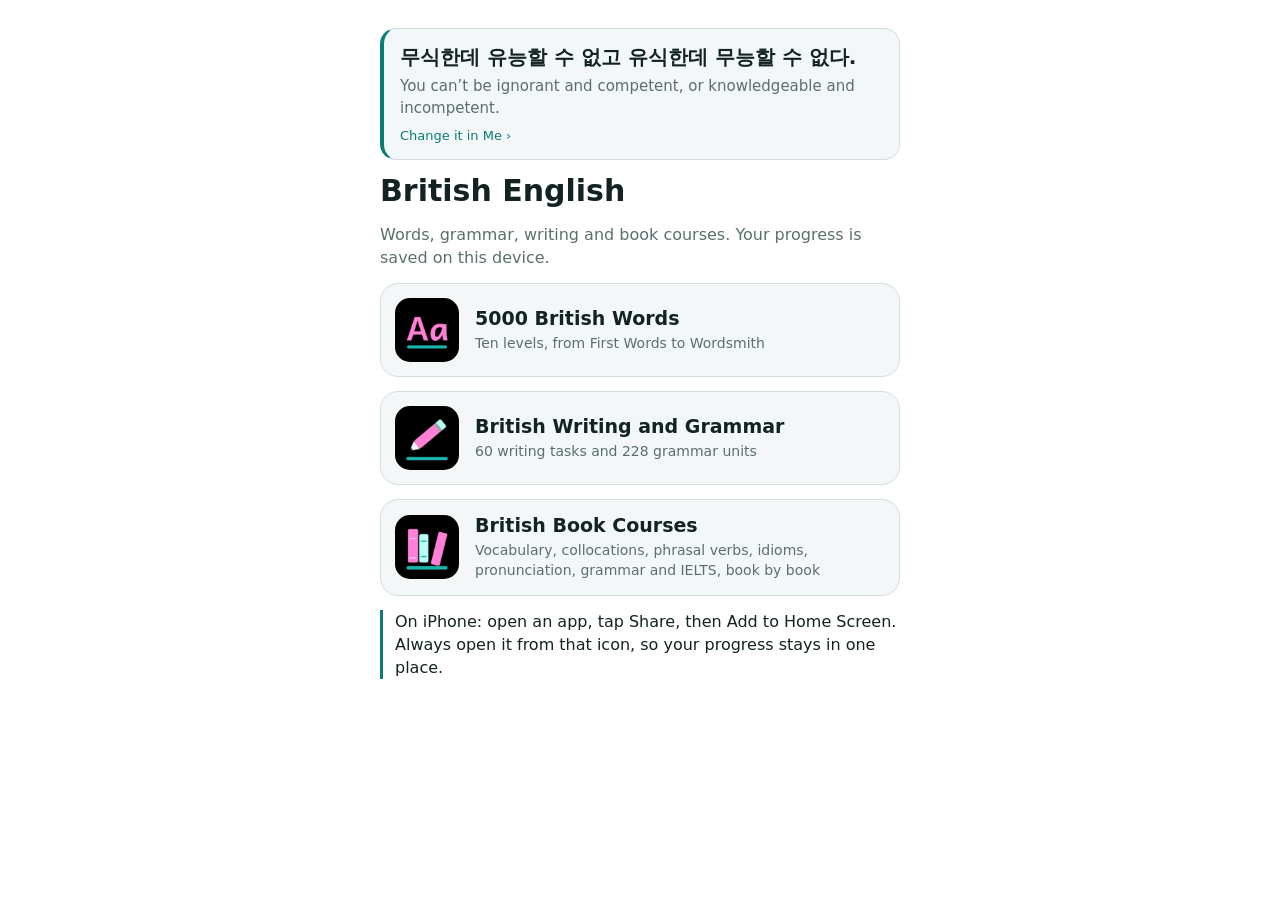
<file: index.html>
<!doctype html>
<html lang="en-GB">
<head>
<meta charset="utf-8">
<meta name="viewport" content="width=device-width, initial-scale=1, viewport-fit=cover">
<meta name="theme-color" content="#ffffff">
<script>(function () { let t = null; try { t = localStorage.getItem('bw-bg'); } catch (e) {} if (t === 'dark') { document.documentElement.classList.add('dark'); document.querySelector('meta[name="theme-color"]').content = '#000000'; } })();</script>
<title>British English</title>
<link rel="icon" type="image/png" href="[data-uri]">
<style>
/* light by default; dark when it was chosen in Me in one of the apps (kept on this device) */
:root{color-scheme:light;--bg:#ffffff;--text:#132322;--muted:#5c6f6d;--line:#d3dee1;--panel:#f4f7f7;--panel-2:#e9eff0;--def:#0a7c76}
html.dark{color-scheme:dark;--bg:#000000;--text:#e8f3f2;--muted:#93aaa8;--line:#21313a;--panel:#0a1012;--panel-2:#111a1d;--def:#19b5ae}
*{box-sizing:border-box}
body{margin:0;background:var(--bg);color:var(--text);font:16px/1.45 system-ui,-apple-system,"Segoe UI",Roboto,sans-serif;
  padding:max(28px,env(safe-area-inset-top)) max(16px,env(safe-area-inset-right)) max(28px,env(safe-area-inset-bottom)) max(16px,env(safe-area-inset-left))}
main{max-width:520px;margin:0 auto;display:grid;gap:14px}
h1{font-size:30px;line-height:1.15;margin:0}
p{margin:0;color:var(--muted)}
a.app{display:flex;align-items:center;gap:16px;padding:14px;min-height:92px;border:1px solid var(--line);border-radius:18px;background:var(--panel);color:inherit;text-decoration:none}
a.app:active{background:var(--panel-2)}
a.app img{width:64px;height:64px;border-radius:15px;flex:none}
a.app b{display:block;font-size:19px;line-height:1.25}
a.app span{display:block;color:var(--muted);font-size:14px;margin-top:2px}
.tip{border-left:3px solid var(--def);padding-left:12px;color:var(--text)}
.mind[hidden]{display:none}
.mind{border:1px solid var(--line);border-left:4px solid var(--def);border-radius:16px;background:var(--panel);padding:14px 16px;display:grid;gap:5px}
.mind .main{color:var(--text);font-size:20px;font-weight:700;line-height:1.4}
.mind .sub{font-size:15px}
.mind a{font-size:13px;color:var(--def);text-decoration:none;justify-self:start;margin-top:2px}
</style>
</head>
<body>
<main>
<section id="mindset" class="mind" aria-label="My mindset" hidden></section>
<h1>British English</h1>
<p>Words, grammar, writing and book courses. Your progress is saved on this device.</p>
<a class="app" href="words.html"><img src="[data-uri]" alt=""><div><b>5000 British Words</b><span>Ten levels, from First Words to Wordsmith</span></div></a>
<a class="app" href="writing.html"><img src="[data-uri]" alt=""><div><b>British Writing and Grammar</b><span>60 writing tasks and 228 grammar units</span></div></a>
<a class="app" href="books.html"><img src="[data-uri]" alt=""><div><b>British Book Courses</b><span>Vocabulary, collocations, phrasal verbs, idioms, pronunciation, grammar and IELTS, book by book</span></div></a>
<p class="tip">On iPhone: open an app, tap Share, then Add to Home Screen. Always open it from that icon, so your progress stays in one place.</p>
</main>
<script>(function () {   // my mindset, written in Me in any of the apps (kept on this device)
  var t = '무식한데 유능할 수 없고 유식한데 무능할 수 없다.\nYou can\u2019t be ignorant and competent, or knowledgeable and incompetent.';
  try { var v = localStorage.getItem('bw-mindset'); if (v !== null) t = v; } catch (e) {}
  var lines = t.split('\n').map(function (s) { return s.trim(); }).filter(Boolean), box = document.getElementById('mindset');
  if (!box || !lines.length) return;
  lines.forEach(function (l, i) { var p = document.createElement('p'); p.className = i ? 'sub' : 'main'; p.lang = /[\uac00-\ud7a3]/.test(l) ? 'ko' : 'en-GB'; p.textContent = l; box.appendChild(p); });
  var a = document.createElement('a'); a.href = 'words.html#me'; a.textContent = 'Change it in Me \u203a'; box.appendChild(a);
  box.hidden = false;
})();</script>
</body>
</html>
</file>
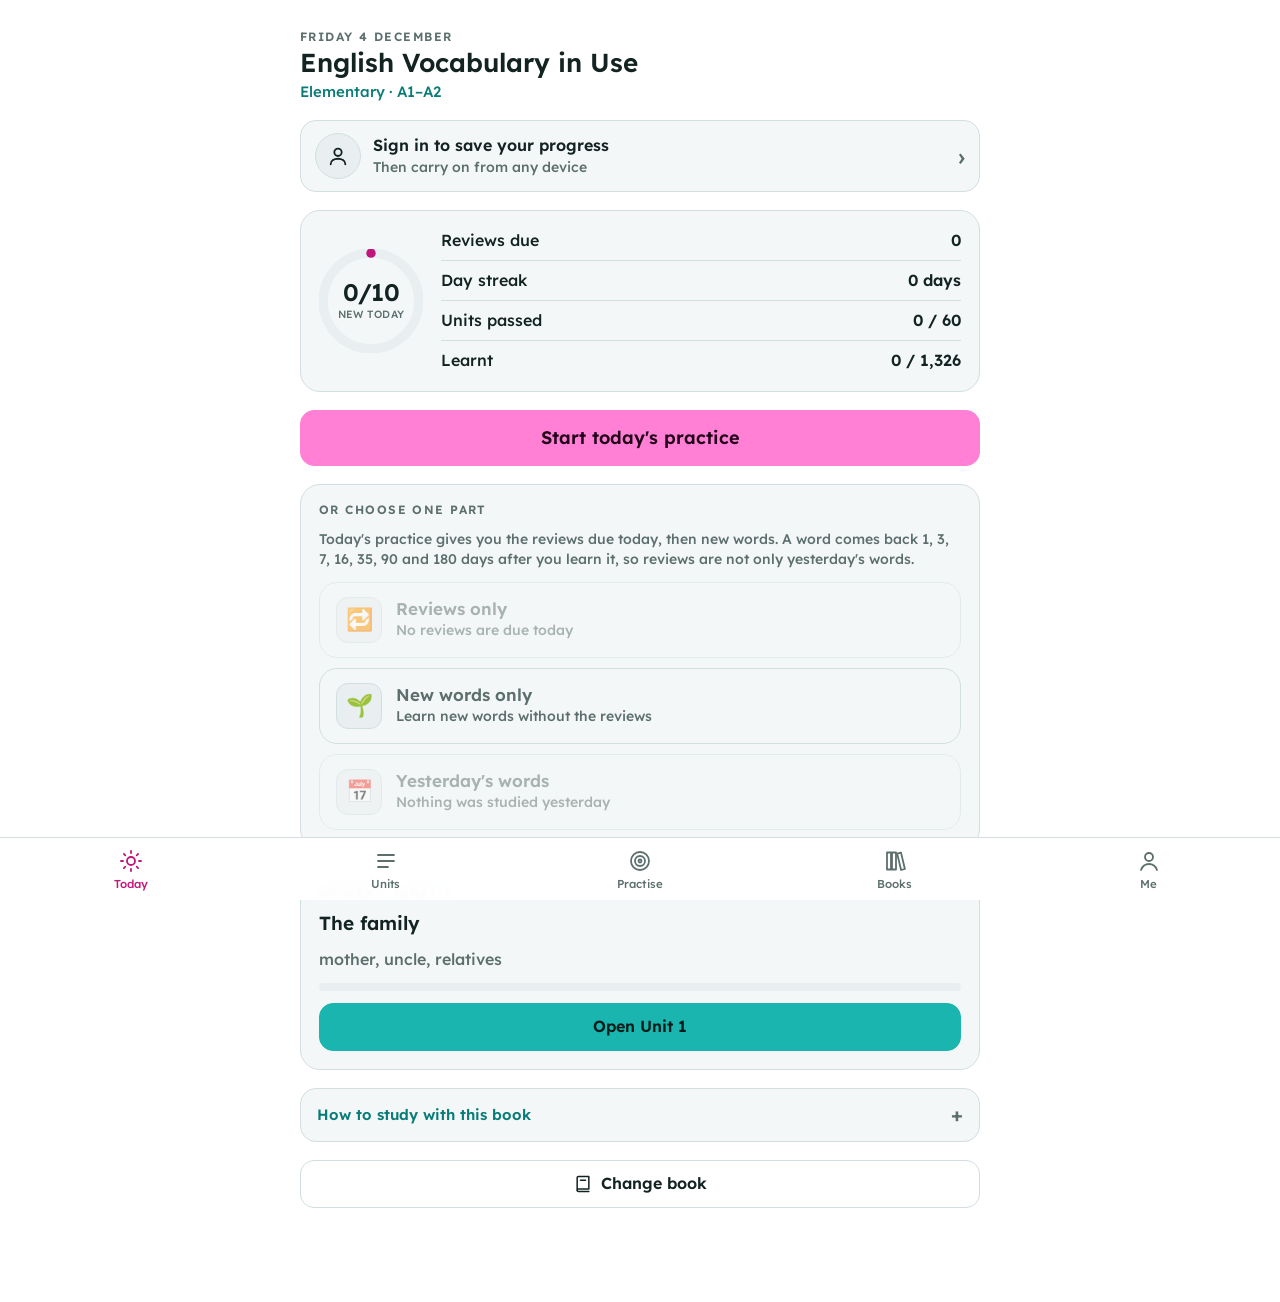
<file: books.html>
<!doctype html>
<html lang="en-GB">
<head>
<meta charset="utf-8">
<meta name="viewport" content="width=device-width, initial-scale=1, viewport-fit=cover">
<meta name="theme-color" content="#ffffff">
<meta name="mobile-web-app-capable" content="yes">
<meta name="apple-mobile-web-app-capable" content="yes">
<meta name="apple-mobile-web-app-status-bar-style" content="default">
<link rel="icon" type="image/png" href="[data-uri]">
<link rel="apple-touch-icon" href="icon-books-512.png">
<link rel="manifest" href="books.webmanifest">
<style>
/* Fonts: Andika, copyright SIL International; Lexend, copyright The Lexend Project Authors.
   Both are used under the SIL Open Font License 1.1 (https://openfontlicense.org). */
@font-face{font-family:"Andika";font-style:normal;font-weight:400;font-display:swap;src:url([data-uri]) format("woff2")}
@font-face{font-family:"Andika";font-style:normal;font-weight:700;font-display:swap;src:url([data-uri]* Layout: the same one-hand phone app as 5000 British Words and British Writing and Grammar. Black pages;
   pink for words and phrases to learn, teal for meanings and instructions, pale cyan for examples; tab bar under the thumb. */
:root{
  color-scheme: dark;
  --ink:#000000;
  --panel:#0a1012;
  --panel-2:#111a1d;
  --line:#21313a;
  --word:#ff80d5;
  --def:#19b5ae;
  --ex:#b8fff4;
  --text:#e8f3f2;
  --muted:#93aaa8;
  --good:#7fe0a0;
  --bad:#ff9183;
  --gold:#ffd36e;
  --f-read:"Andika","Trebuchet MS",system-ui,sans-serif;
  --f-ui:"Lexend",system-ui,-apple-system,"Segoe UI",Roboto,sans-serif;
  --tabh:62px;
  --rs:1;
}
html.large{--rs:1.15}
html,body{height:100%}
[hidden]{display:none!important}
body{margin:0;background:var(--ink);color:var(--text);font-family:var(--f-ui);font-size:16px;line-height:1.45;-webkit-font-smoothing:antialiased;-webkit-tap-highlight-color:transparent}
body::before{content:"";position:fixed;inset:0 0 auto;height:env(safe-area-inset-top,0px);background:var(--ink);z-index:30}
html.locked,html.locked body{overflow:hidden}
button{font:inherit;color:inherit}
h1,h2,h3{text-wrap:balance}
.num{font-variant-numeric:tabular-nums}
#view{max-width:680px;margin:0 auto;padding-left:max(16px,env(safe-area-inset-left,0px));padding-right:max(16px,env(safe-area-inset-right,0px));padding-block:14px calc(var(--tabh) + env(safe-area-inset-bottom,0px) + 32px);display:grid;gap:18px}
.tabs{position:fixed;left:0;right:0;bottom:0;z-index:20;display:grid;grid-template-columns:repeat(5,1fr);background:rgba(0,0,0,.94);border-top:1px solid var(--line);padding-bottom:env(safe-area-inset-bottom,0px);padding-left:max(4px,env(safe-area-inset-left,0px));padding-right:max(4px,env(safe-area-inset-right,0px));-webkit-backdrop-filter:blur(10px);backdrop-filter:blur(10px)}
.tab{appearance:none;background:none;border:0;color:var(--muted);font:500 11.5px/1 var(--f-ui);letter-spacing:.01em;display:flex;flex-direction:column;align-items:center;justify-content:center;gap:5px;min-height:var(--tabh);cursor:pointer;padding:0 2px}
.tab svg{width:24px;height:24px;fill:none;stroke:currentColor;stroke-width:1.8;stroke-linecap:round;stroke-linejoin:round}
.tab[aria-current="page"]{color:var(--word)}
.btn{appearance:none;border:1px solid var(--line);background:var(--panel-2);color:var(--text);font:600 16px/1.2 var(--f-ui);border-radius:14px;padding:12px 16px;min-height:48px;display:inline-flex;align-items:center;justify-content:center;gap:8px;cursor:pointer;text-align:center}
.btn.primary{background:var(--word);border-color:var(--word);color:#22001a}
.btn.teal{background:var(--def);border-color:var(--def);color:#001c1a}
.btn.big{width:100%;font-size:18px;min-height:56px}
.btn.ghost{background:transparent}
.btn.small{min-height:40px;padding:8px 12px;font-size:14px}
.btn[disabled]{opacity:.45;cursor:default}
.btn svg{width:20px;height:20px;fill:none;stroke:currentColor;stroke-width:1.8;stroke-linecap:round;stroke-linejoin:round}
:focus-visible{outline:3px solid var(--ex);outline-offset:2px}
.row{display:flex;gap:10px;flex-wrap:wrap;align-items:center}
.row>.btn{flex:1 1 140px}
.eyebrow{font:600 12px/1.2 var(--f-ui);letter-spacing:.12em;text-transform:uppercase;color:var(--muted);margin:0}
.muted{color:var(--muted)}
.tip{font-size:14px;color:var(--muted);margin:0}
.hello{display:grid;gap:4px;padding-top:6px}
.hello h1{font:600 26px/1.15 var(--f-ui);margin:0}
.hello .lv{font:500 15px/1.3 var(--f-ui);color:var(--def);margin:0}
.panel{background:var(--panel);border:1px solid var(--line);border-radius:20px;padding:18px;display:grid;gap:12px;min-width:0}
.panel h2{margin:0;font:600 19px/1.25 var(--f-ui)}
.goal{display:grid;grid-template-columns:auto 1fr;gap:18px;align-items:center}
.ring{width:104px;height:104px;position:relative}
.ring svg{width:100%;height:100%;transform:rotate(-90deg)}
.ring .t{position:absolute;inset:0;display:grid;place-items:center;text-align:center;font:600 24px/1 var(--f-ui)}
.ring .t small{display:block;font:500 10.5px/1.3 var(--f-ui);color:var(--muted);margin-top:4px;letter-spacing:.04em}
.stats{display:grid;gap:8px}
.stat{display:flex;justify-content:space-between;gap:10px;border-bottom:1px solid var(--line);padding-bottom:8px}
.stat:last-child{border-bottom:0;padding-bottom:0}
.stat b{font-weight:600}
.pbar{height:8px;background:var(--panel-2);border-radius:99px;overflow:hidden}
.pbar>i{display:block;height:100%;background:var(--word);border-radius:99px}
.pbar.teal>i{background:var(--def)}
.card{background:var(--ink);border:1px solid var(--line);border-radius:22px;padding:22px 18px 24px;display:grid;gap:14px;min-width:0}
.head{display:flex;align-items:center;justify-content:space-between;gap:12px;min-width:0}
.hw{font:400 clamp(34px,10vw,52px)/1.1 var(--f-read);color:var(--word);margin:0;overflow-wrap:anywhere;min-width:0}
.hw.sm{font-size:clamp(28px,8vw,40px)}
.meta{display:flex;gap:8px;flex-wrap:wrap;align-items:center;font-size:13px;color:var(--muted)}
.chip{border:1px solid var(--line);border-radius:999px;padding:3px 10px;font-size:12px;letter-spacing:.04em}
.chip.note{color:var(--gold);border-color:#4a4226}
.line{display:flex;align-items:flex-start;gap:12px;min-width:0}
.line p{margin:0;flex:1;min-width:0;font-family:var(--f-read);font-size:calc(21px * var(--rs));line-height:1.4}
.def p{color:var(--def)}
.ex p{color:var(--ex)}
.tgt{color:var(--word)}
.tools{display:flex;gap:10px;flex-wrap:wrap}
.tools .btn{flex:1 1 120px}
.star.on{color:var(--gold);border-color:var(--gold)}
.star.on svg{fill:var(--gold);stroke:var(--gold)}
.say{width:40px;height:40px;border-radius:50%;border:1px solid var(--line);background:var(--panel);display:inline-grid;place-items:center;cursor:pointer;color:var(--def);padding:0;flex:none}
.say svg{width:20px;height:20px;fill:none;stroke:currentColor;stroke-width:1.9;stroke-linecap:round;stroke-linejoin:round}
.say.on{color:var(--word);border-color:var(--word)}
.say.sm{width:34px;height:34px}
.say.sm svg{width:17px;height:17px}
.list{display:grid;gap:8px}
.item{display:grid;grid-template-columns:auto 1fr auto;gap:12px;align-items:center;background:var(--panel);border:1px solid var(--line);border-radius:14px;padding:12px 14px;cursor:pointer;text-align:left;width:100%;min-width:0;color:var(--text)}
.item .e{font-size:22px;width:30px;text-align:center}
.item .id{font:600 13px/1 var(--f-ui);color:var(--muted);min-width:34px;text-align:center}
.item .w{font:400 calc(20px * var(--rs))/1.25 var(--f-read);color:var(--word);overflow-wrap:anywhere}
.item .d{font-size:13px;color:var(--muted);margin-top:2px;overflow:hidden;text-overflow:ellipsis;display:-webkit-box;-webkit-line-clamp:2;-webkit-box-orient:vertical}
.item.off{opacity:.42;cursor:default}
.dot{width:12px;height:12px;border-radius:50%;border:2px solid var(--line);flex:none}
.dot.s1{border-color:var(--def)}
.dot.s2{background:var(--def);border-color:var(--def)}
.dot.s3{background:var(--gold);border-color:var(--gold)}
.sechead{font:600 13px/1.2 var(--f-ui);letter-spacing:.1em;text-transform:uppercase;color:var(--def);margin:10px 0 0}
/* the library */
.shelf{display:grid;gap:10px}
.book{display:grid;grid-template-columns:auto 1fr auto;gap:14px;align-items:center;background:var(--panel);border:1px solid var(--line);border-radius:18px;padding:14px 16px;text-align:left;cursor:pointer;width:100%;min-width:0;color:var(--text)}
.book.on{border-color:var(--word)}
.book.soon{opacity:.5;cursor:default}
.spine{width:34px;height:48px;border-radius:6px;display:grid;place-items:end center;padding-bottom:5px;box-sizing:border-box;font:700 10px/1 var(--f-ui);color:#000;letter-spacing:.02em}
.book h3{margin:0;font:600 16.5px/1.25 var(--f-ui)}
.book .s{font-size:13px;color:var(--muted);margin-top:2px}
.book .pbar{margin-top:8px}
.book .n{font:600 13px/1.2 var(--f-ui);color:var(--muted);text-align:right;white-space:nowrap}
/* add to home screen (website copies) */
.instbar{display:flex;align-items:stretch;background:var(--panel);border:1px solid var(--line);border-radius:16px;overflow:hidden}
.instgo{flex:1;display:flex;align-items:center;gap:12px;text-align:left;background:none;border:0;color:var(--text);font:inherit;padding:12px 14px;cursor:pointer;min-width:0}
.instgo b{display:block;font:600 16px/1.25 var(--f-ui)}
.instgo .muted{display:block;font-size:14px;margin-top:2px}
.instx{background:none;border:0;border-left:1px solid var(--line);color:var(--muted);width:52px;display:grid;place-items:center;cursor:pointer;flex:none}
.instx svg{width:18px;height:18px;fill:none;stroke:currentColor;stroke-width:2;stroke-linecap:round}
.insthelp{display:grid;gap:16px;max-width:520px;margin:0 auto;width:100%}
.isteps{list-style:none;margin:0;padding:0;display:grid;gap:12px}
.istep{display:flex;gap:14px;align-items:flex-start;background:var(--panel);border:1px solid var(--line);border-radius:16px;padding:14px}
.istep .n{width:32px;height:32px;border-radius:50%;background:var(--word);color:#000;display:grid;place-items:center;font:700 16px/1 var(--f-ui);flex:none}
.istep b{display:flex;align-items:center;flex-wrap:wrap;gap:8px;font:600 17px/1.3 var(--f-ui)}
.istep p{margin:6px 0 0;font-size:15px;line-height:1.45}
.ic{display:inline-grid;place-items:center;width:32px;height:32px;border-radius:9px;background:var(--panel-2);border:1px solid var(--line);color:var(--def)}
.ic svg{width:19px;height:19px;fill:none;stroke:currentColor;stroke-width:2;stroke-linecap:round;stroke-linejoin:round}
/* light background, chosen in Me (kept on this device; all the apps on one site share it) */
html.light{color-scheme:light;--ink:#ffffff;--panel:#f4f7f7;--panel-2:#e9eff0;--line:#d3dee1;--word:#c0157a;--def:#0a7c76;--ex:#1f4f4b;--text:#132322;--muted:#5c6f6d;--good:#1f7a46;--bad:#c0392b;--gold:#8a6400}
html.light .tabs{background:rgba(255,255,255,.94)}
html.light .btn.primary{background:#ff80d5;border-color:#ff80d5;color:#22001a}
html.light .btn.teal,html.light .seg button[aria-pressed="true"]{background:#19b5ae;border-color:#19b5ae;color:#001c1a}
html.light .switch input:checked{background:#19b5ae;border-color:#19b5ae}
html.light .istep .n{background:#ff80d5}
html.light .nbrow.on .tick{background:#19b5ae;border-color:#19b5ae}
html.light .box.gb,html.light .chip.note{border-color:#e3d29a}
html.light .tline .wt{border-color:#f2bddf}
/* notebooks */
.nbwrap{display:grid;gap:14px;max-width:520px;margin:0 auto;width:100%}
.nblist{display:grid;gap:10px}
.nbrow{background:var(--panel);border:1px solid var(--line);border-radius:16px;padding:4px 14px 8px}
.nbrow.on{border-color:var(--def)}
.nbpick{display:flex;align-items:center;gap:12px;width:100%;background:none;border:0;color:var(--text);font:600 17px/1.3 var(--f-ui);padding:10px 0;text-align:left;cursor:pointer;min-height:48px}
.nbpick .tick{width:26px;height:26px;border-radius:50%;border:1.5px solid var(--line);display:grid;place-items:center;font-size:15px;line-height:1;color:#000;flex:none}
.nbrow.on .tick{background:var(--def);border-color:var(--def)}
.nbpick .nm{flex:1;min-width:0;overflow:hidden;text-overflow:ellipsis;white-space:nowrap}
.nbpick .tag{font:600 12px/1 var(--f-ui);color:var(--def);text-transform:uppercase;letter-spacing:.08em;flex:none}
.nbacts{display:flex;gap:20px;padding-left:38px}
.nbedit{display:grid;gap:8px;padding:10px 0 4px}
.nbnew{display:grid;gap:8px;background:var(--panel);border:1px dashed var(--line);border-radius:16px;padding:14px}
.nbnew label{font:600 14px/1.2 var(--f-ui);color:var(--muted)}
.nbnew .btn{margin-top:6px}
.nbrow .confirm{margin:10px 0 4px}
.nbline{display:flex;align-items:center;gap:10px;width:100%;background:none;border:1px solid var(--line);border-radius:14px;color:var(--muted);font:500 15px/1.3 var(--f-ui);padding:10px 14px;cursor:pointer;text-align:left;min-height:44px}
.nbline b{color:var(--text);font-weight:600}
.nbline svg{width:20px;height:20px;fill:none;stroke:currentColor;stroke-width:2;stroke-linecap:round;stroke-linejoin:round;flex:none}
.nbline .chev{margin-left:auto;font-size:22px;line-height:1}
/* accounts (website copies) */
.acct .big1{font:600 18px/1.25 var(--f-ui)}
.who{display:flex;align-items:center;gap:12px}
.av{width:44px;height:44px;border-radius:50%;display:grid;place-items:center;background:var(--panel-2);border:1px solid var(--line);font:600 18px/1 var(--f-ui);color:var(--text);flex:none}
.av svg{width:22px;height:22px;fill:none;stroke:currentColor;stroke-width:2;stroke-linecap:round;stroke-linejoin:round}
.who .nm{display:block;font:600 18px/1.25 var(--f-ui);overflow:hidden;text-overflow:ellipsis;white-space:nowrap}
.acctbar{display:flex;align-items:center;gap:12px;width:100%;text-align:left;background:var(--panel);border:1px solid var(--line);border-radius:16px;padding:12px 14px;color:var(--text);font:inherit;cursor:pointer}
.acctbar b{display:block;font:600 16px/1.25 var(--f-ui)}
.acctbar .muted{display:block;font-size:14px;margin-top:2px}
.acctbar .chev{margin-left:auto;color:var(--muted);font-size:24px;line-height:1}
.signedin{margin:0;font-size:14px}
.signedin b{color:var(--text);font-weight:600}
.acctwrap{display:grid;gap:14px;max-width:480px;margin:0 auto;width:100%}
.accth{font:600 24px/1.2 var(--f-ui);margin:6px 0 0}
.acctform{display:grid;gap:6px}
.acctform label{font:600 14px/1.2 var(--f-ui);color:var(--muted);margin-top:10px}
.field{width:100%;box-sizing:border-box;background:var(--panel);border:1.5px solid var(--line);border-radius:14px;color:var(--text);font:400 18px/1.3 var(--f-ui);padding:13px 14px;min-height:52px}
.field:focus{outline:none;border-color:var(--def)}
.formmsg{margin:10px 0 0;color:var(--bad);font-size:15px;line-height:1.4}
.formmsg.ok{color:var(--good)}
.acctform .btn{margin-top:14px}
.acctlinks{display:flex;flex-wrap:wrap;gap:0 20px}
.linkbtn{background:none;border:0;color:var(--def);font:500 15px/1.3 var(--f-ui);padding:10px 0;min-height:44px;cursor:pointer;text-align:left}
.back{display:inline-flex;align-items:center;gap:6px;background:none;border:0;color:var(--muted);font:500 15px/1 var(--f-ui);padding:6px 12px 6px 0;min-height:44px;text-decoration:none;cursor:pointer;justify-self:start}
.back svg,.x svg{width:22px;height:22px;fill:none;stroke:currentColor;stroke-width:2;stroke-linecap:round;stroke-linejoin:round}
.modes{display:grid;gap:10px}
.mode{display:grid;grid-template-columns:auto 1fr;gap:14px;align-items:center;background:var(--panel);border:1px solid var(--line);border-radius:18px;padding:14px 16px;text-align:left;cursor:pointer;width:100%;color:var(--text)}
.mode .ic{width:44px;height:44px;border-radius:12px;background:var(--panel-2);display:grid;place-items:center;font-size:22px}
.mode b{display:block;font:600 17px/1.2 var(--f-ui)}
.mode span{font-size:14px;color:var(--muted)}
.seg{display:flex;gap:8px;flex-wrap:wrap}
.seg button{border:1px solid var(--line);background:var(--panel);color:var(--text);border-radius:999px;padding:9px 14px;font:500 14px/1 var(--f-ui);cursor:pointer;min-height:40px}
.seg button[aria-pressed="true"]{background:var(--def);border-color:var(--def);color:#001c1a}
.tiles{display:grid;grid-template-columns:repeat(2,minmax(0,1fr));gap:10px}
.tile{background:var(--panel);border:1px solid var(--line);border-radius:16px;padding:14px;display:grid;gap:4px}
.tile b{font:600 28px/1 var(--f-ui)}
.tile span{font-size:13px;color:var(--muted)}
.bars{display:grid;grid-template-columns:repeat(14,1fr);gap:5px;align-items:end;height:90px}
.bars i{display:block;background:var(--def);border-radius:4px 4px 0 0;min-height:3px}
.bars i.today{background:var(--word)}
.barlabels{display:flex;justify-content:space-between;font-size:12px;color:var(--muted)}
.set{display:grid;gap:8px}
.set label,.set .lab{font-weight:500}
.switch{display:flex;justify-content:space-between;align-items:center;gap:12px}
.switch input{width:52px;height:30px;appearance:none;background:var(--panel-2);border:1px solid var(--line);border-radius:99px;position:relative;cursor:pointer;flex:none}
.switch input::after{content:"";position:absolute;top:3px;left:3px;width:22px;height:22px;border-radius:50%;background:var(--muted);transition:transform .2s}
.switch input:checked{background:var(--def);border-color:var(--def)}
.switch input:checked::after{transform:translateX(22px);background:#fff}
#ov{position:fixed;inset:0;z-index:40;background:var(--ink);overflow-y:auto;-webkit-overflow-scrolling:touch;overscroll-behavior:contain}
.ovbar{position:sticky;top:0;z-index:2;background:var(--ink);display:flex;align-items:center;gap:12px;padding-top:calc(env(safe-area-inset-top,0px) + 8px);padding-bottom:8px;padding-left:max(16px,env(safe-area-inset-left,0px));padding-right:max(16px,env(safe-area-inset-right,0px));border-bottom:1px solid var(--line)}
.ovbar .ttl{flex:1;min-width:0;font:600 15px/1.2 var(--f-ui);overflow:hidden;text-overflow:ellipsis;white-space:nowrap}
.x{width:44px;height:44px;border-radius:50%;border:1px solid var(--line);background:var(--panel);display:grid;place-items:center;cursor:pointer;color:var(--text);padding:0;flex:none}
.ovbody{max-width:680px;margin:0 auto;padding-left:max(16px,env(safe-area-inset-left,0px));padding-right:max(16px,env(safe-area-inset-right,0px));padding-block:16px calc(env(safe-area-inset-bottom,0px) + 40px);display:grid;gap:16px}
/* unit pages: the left-hand page of the book */
.qhead{display:grid;gap:8px}
.ttl-big{margin:0;font:400 calc(30px * var(--rs))/1.15 var(--f-read);color:var(--word)}
.sub{margin:0;color:var(--muted);font-size:15px}
.learn{display:grid;gap:12px}
.learn h3{margin:12px 0 0;font:600 15px/1.3 var(--f-ui);letter-spacing:.06em;text-transform:uppercase;color:var(--def)}
.learn h3 .ipa{text-transform:none;letter-spacing:0}
.line.ko p,.ko{font-family:"Apple SD Gothic Neo","Noto Sans KR","Malgun Gothic",system-ui,sans-serif;color:var(--gold)}
.line.ko p{margin:0;font-size:18px;line-height:1.45}
.d.ko{margin-top:2px}
.learn h3:first-child{margin-top:0}
.learn p{margin:0;font:400 calc(18px * var(--rs))/1.5 var(--f-read)}
.learn .rule{display:grid;grid-template-columns:auto 1fr;gap:10px;font:400 calc(18px * var(--rs))/1.5 var(--f-read)}
.learn .rule::before{content:"";width:7px;height:7px;border-radius:50%;background:var(--def);margin-top:.62em}
.learn .exl{display:flex;gap:10px;align-items:flex-start;margin:0;font:400 calc(20px * var(--rs))/1.45 var(--f-read);color:var(--ex);padding-left:14px;border-left:2px solid var(--line)}
.learn .exl span{flex:1;min-width:0}
mark.h{background:none;color:var(--word)}
.box{background:var(--panel);border:1px solid var(--line);border-radius:16px;padding:14px 16px;display:grid;gap:8px;min-width:0}
.box>.eyebrow{color:var(--def)}
.box.gb{border-color:#4a4226}
.box.gb>.eyebrow{color:var(--gold)}
.box.mis{border-color:#5a2a2a}
.box.mis>.eyebrow{color:var(--bad)}
.box p{margin:0;font:400 calc(18px * var(--rs))/1.5 var(--f-read)}
.wl{display:grid;gap:8px}
.wrow{display:grid;grid-template-columns:auto 1fr auto;gap:12px;align-items:start;background:var(--panel);border:1px solid var(--line);border-radius:14px;padding:12px 12px 12px 14px;min-width:0}
.wrow .dot{margin-top:9px}
.wrow .w{font:400 calc(21px * var(--rs))/1.25 var(--f-read);color:var(--word);overflow-wrap:anywhere;cursor:pointer;background:none;border:0;padding:0;text-align:left}
.wrow .pos{font:500 12px/1 var(--f-ui);color:var(--muted);margin-left:6px;letter-spacing:.04em}
.wrow .d{font:400 calc(17px * var(--rs))/1.4 var(--f-read);color:var(--def);margin-top:4px}
.wrow .x2{font:400 calc(17px * var(--rs))/1.4 var(--f-read);color:var(--ex);margin-top:4px}
.wrow .nt{font:500 12.5px/1.3 var(--f-ui);color:var(--gold);margin-top:4px}
.tbl{overflow-x:auto;-webkit-overflow-scrolling:touch;border:1px solid var(--line);border-radius:12px}
.tbl table{border-collapse:collapse;width:100%;font:400 calc(16.5px * var(--rs))/1.35 var(--f-read)}
.tbl th,.tbl td{padding:9px 10px;border-bottom:1px solid var(--line);text-align:left;vertical-align:top;min-width:70px}
.tbl tr:last-child td{border-bottom:0}
.tbl th{font:600 12px/1.2 var(--f-ui);letter-spacing:.06em;text-transform:uppercase;color:var(--muted);background:var(--panel-2)}
.tbl td:first-child{color:var(--def)}
@media (max-width:600px){
  .tbl.stack{border:0;border-radius:0;overflow:visible}
  .tbl.stack table,.tbl.stack tbody,.tbl.stack tr,.tbl.stack td{display:block;width:auto}
  .tbl.stack thead{display:none}
  .tbl.stack tr{border:1px solid var(--line);border-radius:12px;padding:6px 0;margin:0 0 10px}
  .tbl.stack tr:last-child{margin-bottom:0}
  .tbl.stack td{border:0;padding:5px 14px;min-width:0}
  .tbl.stack td[data-h]::before{content:attr(data-h);display:block;font:600 11px/1.3 var(--f-ui);letter-spacing:.06em;text-transform:uppercase;color:var(--muted);margin-bottom:1px}
}
details.more{background:var(--panel);border:1px solid var(--line);border-radius:16px;padding:12px 16px}
details.more>summary{cursor:pointer;font:600 15px/1.3 var(--f-ui);color:var(--def);list-style:none;display:flex;justify-content:space-between;align-items:center;gap:10px;min-height:28px}
details.more>summary::-webkit-details-marker{display:none}
details.more>summary::after{content:"+";font-size:20px;color:var(--muted)}
details.more[open]>summary::after{content:"–"}
details.apps .appl{display:block;padding:12px 14px;border:1px solid var(--line);border-radius:12px;background:var(--panel);color:var(--text);text-decoration:none}
details.apps .appl b{display:block;font:600 16px/1.3 var(--f-ui);color:var(--word)}
details.apps .appl span{display:block;color:var(--muted);font-size:14px;margin-top:2px}
details.apps .appl.on{border-color:var(--good)}
details.more>.in{display:grid;gap:10px;padding-top:10px}
/* practice: the right-hand page */
.qcount{display:flex;justify-content:space-between;gap:10px;font:500 13px/1.2 var(--f-ui);color:var(--muted)}
.qinstr{margin:0;font:400 calc(17px * var(--rs))/1.4 var(--f-read);color:var(--def)}
.qtext{margin:0;font:400 calc(24px * var(--rs))/1.45 var(--f-read);color:var(--text);overflow-wrap:anywhere}
.qtext.def{color:var(--def)}
.qtext.ex{color:var(--ex)}
.qtext.big{font-size:calc(34px * var(--rs));text-align:center;color:var(--word)}
.qtext input.inl{font:inherit;color:var(--word);background:var(--panel);border:0;border-bottom:2px solid var(--def);border-radius:6px 6px 0 0;padding:2px 6px;width:7.5em;max-width:100%;box-sizing:border-box}
.qtext input.inl:focus{outline:none;border-bottom-color:var(--word)}
.gap{color:var(--word);font-weight:700}
.hint{font:500 15px/1.3 var(--f-ui);color:var(--muted);letter-spacing:.12em;margin:0}
.opts{display:grid;grid-template-columns:repeat(auto-fit,minmax(130px,1fr));gap:10px}
.opts.long{grid-template-columns:1fr}
.opt{font:400 calc(21px * var(--rs))/1.25 var(--f-read);color:var(--text);background:var(--panel);border:1.5px solid var(--line);border-radius:16px;padding:14px 10px;min-height:62px;cursor:pointer;overflow-wrap:anywhere}
.opts.long .opt{font-size:calc(18px * var(--rs));text-align:left;padding:12px 14px;min-height:52px}
.opt.right{border-color:var(--good);color:var(--good);background:rgba(127,224,160,.08)}
.opt.wrong{border-color:var(--bad);color:var(--bad);background:rgba(255,145,131,.08)}
.listen{display:grid;place-items:center;gap:8px}
.listen .say{width:88px;height:88px}
.listen .say svg{width:40px;height:40px}
textarea.w,input.w{width:100%;box-sizing:border-box;background:var(--panel);border:1.5px solid var(--line);border-radius:14px;color:var(--word);font:400 calc(21px * var(--rs))/1.4 var(--f-read);padding:12px 14px;min-height:54px;resize:none;overflow:hidden}
textarea.w.piece{min-height:180px;overflow:auto;resize:vertical;color:var(--text)}
textarea.w:focus,input.w:focus{border-color:var(--def);outline:none}
.tline{min-height:62px;border:1.5px dashed var(--line);border-radius:14px;padding:8px;display:flex;flex-wrap:wrap;gap:8px;align-content:flex-start}
.tbank{display:flex;flex-wrap:wrap;gap:8px}
.wt{font:400 calc(20px * var(--rs))/1.2 var(--f-read);background:var(--panel-2);border:1px solid var(--line);color:var(--text);border-radius:10px;padding:9px 12px;cursor:pointer;min-height:44px}
.tline .wt{color:var(--word);border-color:#5b2a4c}
.wt[disabled]{visibility:hidden}
.fb{border-radius:16px;padding:14px 16px;display:grid;gap:8px}
.fb.ok{background:rgba(127,224,160,.1);border:1px solid var(--good)}
.fb.no{background:rgba(255,145,131,.1);border:1px solid var(--bad)}
.fb + .row{margin-top:12px}
.fb h3{margin:0;font:600 19px/1.2 var(--f-ui)}
.fb.ok h3{color:var(--good)}
.fb.no h3{color:var(--bad)}
.fb .ans{font:400 calc(20px * var(--rs))/1.4 var(--f-read);color:var(--ex);margin:0}
.fb .why{margin:0;font-size:15px}
.claude{border-left:3px solid var(--def);padding-left:12px;display:grid;gap:6px}
.claude p{margin:0}
.claude .fix{font:400 calc(19px * var(--rs))/1.45 var(--f-read);color:var(--ex);white-space:pre-wrap}
.sum{text-align:center;display:grid;gap:10px;padding-top:16px}
.sum .big:not(.btn){font:600 56px/1 var(--f-ui);color:var(--word)}
.miss{display:grid;gap:8px;text-align:left}
.miss .m{background:var(--panel);border:1px solid var(--line);border-radius:12px;padding:10px 12px;font:400 calc(17px * var(--rs))/1.4 var(--f-read)}
.miss .m .a{color:var(--ex)}
.compose{display:grid;gap:10px}
.compose textarea{width:100%;box-sizing:border-box;background:var(--panel);border:1.5px solid var(--line);border-radius:14px;color:var(--text);font:400 19px/1.4 var(--f-read);padding:14px;min-height:96px;resize:vertical}
.wc{font:500 13px/1.2 var(--f-ui);color:var(--muted);text-align:right;margin:0}
.wc.ok{color:var(--good)}
/* listening, reading, speaking, timers */
.script{display:grid;gap:8px}
.script p{margin:0;font:400 calc(18px * var(--rs))/1.5 var(--f-read)}
.script b{color:var(--def);font-weight:400}
.passage p{margin:0 0 12px;font:400 calc(18px * var(--rs))/1.6 var(--f-read)}
.passage p:last-child{margin-bottom:0}
.timer{display:grid;gap:10px;text-align:center;background:var(--panel);border:1px solid var(--line);border-radius:18px;padding:16px}
.timer .clock{font:600 52px/1 var(--f-ui);font-variant-numeric:tabular-nums;color:var(--word)}
.timer .clock.done{color:var(--gold)}
.timer .lab{font:600 12px/1.2 var(--f-ui);letter-spacing:.12em;text-transform:uppercase;color:var(--muted);margin:0}
.rec{display:flex;gap:10px;flex-wrap:wrap;align-items:center}
.rec .dotrec{width:10px;height:10px;border-radius:50%;background:var(--bad);animation:blink 1s infinite}
@keyframes blink{50%{opacity:.2}}
.cue{background:var(--panel);border:1px solid var(--line);border-radius:16px;padding:16px;display:grid;gap:8px}
.cue h3{margin:0;font:400 calc(23px * var(--rs))/1.3 var(--f-read);color:var(--word)}
.cue ul{margin:0;padding-left:1.2em;font:400 calc(18px * var(--rs))/1.5 var(--f-read)}
.heard{font:400 calc(18px * var(--rs))/1.4 var(--f-read);color:var(--ex);margin:0}
.toast{position:fixed;left:50%;transform:translateX(-50%);bottom:calc(var(--tabh) + env(safe-area-inset-bottom,0px) + 14px);z-index:60;background:var(--panel-2);border:1px solid var(--def);color:var(--text);border-radius:14px;padding:12px 16px;font-weight:500;max-width:min(420px,calc(100% - 32px));box-sizing:border-box;text-align:center}
.confirm{display:grid;gap:10px;border:1px solid var(--bad);border-radius:14px;padding:14px}
.empty{color:var(--muted);text-align:center;padding:20px 10px;margin:0}
.search{position:sticky;top:env(safe-area-inset-top,0px);z-index:5;background:var(--ink);padding-block:8px 6px}
.search input{width:100%;box-sizing:border-box;background:var(--panel);border:1px solid var(--line);border-radius:14px;color:var(--text);font:400 18px/1.2 var(--f-read);padding:13px 14px;min-height:50px}
.loading{color:var(--muted);text-align:center;padding:40px 10px}
@media (min-width:700px){#view{padding-top:24px}}
@media (prefers-reduced-motion:reduce){*{animation:none!important;transition:none!important}}
j6m8yk7Y1DnNMdoESHfdVhAsxlR/QHoo7Zc7904hNItbfmn+AhGX3GYoQJ9CRMmMxfu08ZQLsgZpw890M+4p2br622YcgJExfISUGesrAyZZzWhwfxoUDZdz/MY6jBhS+TKob2TIOvp1O8uWdPVbseqVyJl3vOTPJtphEpNamtLeVqrxVuZ/oxAWpB4W+F3YZ+puifFS1cD/JdWgfCwJlb0naMKOEJtvFinwowSo9dlygCst9S8S6EajDE+JUUgWEUDtZmkQXoVHcK3AcBxVMpJvQKOXM/pCTME2T0gJcETowcKqnNRGjTDYP8tAWKEUr9sTByVCOhtSoyha3LWILFh3oUkdx7+/OMxYBthX3q5sO6yu3rykx8SKChAZOaTfUlrMoXZFWGo2F+ucGL7ilNs5/3u2Ere/5AnhYrjb6InhUYmXl8LrBuH9aD1UWXFm7VN+gbAjqUd8baLupd7V3tqR9GwqZ8T3yMpI5HQanuj//E90AroZTncJuLWVG6aGyXDuOcmU9HI4j0r5apfflWu4agTTrj2ud+JbPBxjdrRvcwG6el+s7byABWi3lnmvdlNsHH7n1MkgaQYE20jZS+W305vSgMvfcwQDQBtxVJPccEtxXDQ/M6PRhFfLIIcFj1d4nOAbIKo+nRPLMI8FzanhhoyN9qaqvVPW1anhDh0bfVqW8c0jwXjV8MGNBP1YhnxwSfFY1BZETdCbozNBZoLNCZ4PODp0D+oGJJGXr2VKW0l2iDR9Og9cEQuvudtUsL1b+WARRK8U8QkcGE5lZ1N7hGu/iYyTESFwpeEeKgBwBJQJqA9JipMe0B/QTMyJWROyIOA3IjZEXs+UH3e4Jm9ov36Ua/YQSr/8+PjYmtnOss9Qu5dx3rJ+LZ+qnOINA/r84R7LuJ/DPQbEPhPwPWP+ev7Q1GGBpEL9bgDtCpX9gQxJU5Ce711RgiimmQyZmAcIp4YJmDbMRudo9lcOaunZE7aTb4k4kf06yYYRSBHTt7VyC4WgINSRbxowx7oS0x9VuJ1LKhZ/cAUnvWQQmG9PYO4cVdlVOHkwGT1XMuCqY+L9+f2p2AQwELaxfYby724rxTtIEkBn/zR2HOZfztCrWLacT+PSNHuItn8aN9cHfyz6qc0pVUW8KFWAaZ9Nk22AdTzkLEvCXi3EeZ7G/VdjVJVVkaj/4aWkzrLDfsPy1chGsnFYlyG6cszq4oh64tYaEeM/FiBk9nUB8qGV6oADmP9EDNolzbcINa6JU+3f2rMtmQN9zIFLcA5/hGMpZnMawuIFQ8Ixv/k4pUaWNE6d1h5n3J8LFgWMpNWkJV1lfvXH5W7y4LOd2kWSQs03I+sT5b7DnbZEnrEpKYEidWKqg+kk520CygWQ9PAPuTF4zM3O7DNaQaxwsX6zQwXMqx/J/47Nud2ChiVcZXUtop2N0HVRFXANgRUmHTp+e/GHoU1EeCr1KfoifoizGUcfot3ghmWSqf021+h11T76SrTONBxqsesMzqW98Gn3G7iFTP4k/CBuw+AxH8YPufiSuf+B+/+Mhz7EJEoI+TaXiB4AW8UErEKT1dJQ3ZUtu5d0S6bfUjsaH47U0IJlvV0dlQSINyIAFS9D41aZUDuJN2a04PskzDBGnv9G8+0emOFAMGRVOkaDM8Zkp2cqH9C2TEPTcKjsxINjSQvWZKa3YQbGcnQ+gvyYLxUBjv0Jsw5pTgv9ehrd1Hz58+IWRN0x96GxGD5h/UDvrmmHiJ3QstkcRYBnDci7+tinWmf6jrjVqIpiaLAUIhmaZq5EQzH8LLS6QFFaFhZFfE3wEGrRkDwEenZn3VG9gtfa/F328unnwOnv66qvoNNWZqjy/u5nyW8cS5Gxo8V0GkomYly9usUCZatsPi2pxtFlHqn5AZtz7BFv05qBW3bvqOMVeesYkCax8ZwkQpdWY3QBhyY17RO6x3rRXTBk1FdhhmGMWn+FDkcq6cRMCnsOieIjiwNtDhs2i5y4X9LTK/2hB4QiCwiu6xEdDur4njwNxM0QfWIFDkfAhhjJ7K6mvWS3UfrChOJ7sL5jE8V86FSbdYIVRzpIp8Ti/nAhTlUKqwo9BL6Rp2mQsexJNiX1xRfBAR2F5FC2LIsC4Uw1MaWDKsqCM5CUikTke0rZsFwW7TPqArWX7tXs1kp0Vb493qeQ6p8RdiWN92jxq8e1e3QLL/WQqI/dT7gBTnMQSvFVGWG53NX9KW5P7wWj2lrfzAU5E5phQgO3/OtBEmD6NyBTjn7NNqpiJEyf2MKOGX5YacMzWst9UpsS1k92JyeqsvAzPdHMiIo4VpKNJS5IenEBIoBP/A0wVFln+qzVLOfKULQopW2bERxYrNikpQUA5DoEyUHTqyTu52+urBP2g8OXV14LgihheoJBJJg5Sy4ig+b7UkdSxAt/q3z0MiG+3gLPDBQz2idPqIomVhm376eQU8QFzGXi7oR01SNZSHDE5FgfUNugKm+lYSwKTL/yv6RthtRQCSlF4AEm4WYwsrwwRB84D5O3RD0yjhDKOnfn79zEtl2Km1wUW9mk91AmgK7w7vzUD/UbkiRewPkLQT0Eyp5VyI+MJQ+7Pc4zIAyir4yG8ddaSOci9vDOzj7+xvHlK4QVEUjNuPTftUa0k4WktwWzyLZCWGQ1umC88BoiXEk3zEKqP5imv1xx30/bwMOCodCfnHHuaeMPsEQ5IWAJMZMcs60Qu3bjNB8HHW36B8Ig/110GucK+E5EfDZtMA3mjBfzUUF00B7JFPB5uPP3SzfoVlGyjUhYDTA2OVmst6aXF8sxweLkOHuLwheROE8fExsaBLv57E4aw5jm+gE2RbEtVH7fquUi9V+w9qkewJ+2pch+/NXsvUZvN6DScl+0GMMv2A6/SD98TPdTyDMHWWInvKSgxsejQbLUHSdXs3YrAPB36DcruC/jc5iAfSLZ/vjeAa7vOh43MylSVkUZuaUJl+9xdyeEIdg8dx2mBh6esFNCvjCiW5En76iEl5DdI7m9niA8V68lIAwKbiZnhWXQMky41M3e5tXm1UvZB8WZ5cpq/qJ9UO/rBACuBH4gUxECDl6Kt5/vDH2f7CyvotFlsVrz7KKyOn/pAjesT9exYOXM01Ib8iransWoVAsHs4RU2Gm+5fiL6XAWX7Ss5hc06G8xDjGMJ3mjxXn618eHsNIdRUa1mTXCU73/chnKMoU7KHPphxTUsypHewrARyAHR9qYwT5ae3Xiytv1CCcocQaTDqcwFJCwQQ8aMdusVLMVrawGG+ZDv0QhA/3c1Sr81xtje1QZArt8EzHXKvZ6B7J0mCoLcl6KZnoHQKaITN82ILjmd7y7tcs2QuKeWKlx0SGt8Ezn+lRHCcAtoJk+fCrSdMqvYl//zZFySlxwPs708YbMy+w+EBUTgPv/QKEa82U/grhnek6+skbYn/z6ZE5DQZxOTfCz9dN8hm5zg44mtBu5K9McbYkC+14eRY2JXjXrcClaZUUfV2MI26M+NDcldelheGPn0sAoyVhJCq6AHQB7q/ysj4tdK2JBXkt3SIC2c4VwRrWLaFSusYj9RDkpYv6zICVjRNxHIjSua8FIMXBkuolo1qUqd51J7+VfdsJwpZegN8gGe1kA4acO2LLk6RrSZMMBoF7HOFqrklGNptB6KVAZS7WRgYubb9VFiVMt3Vnduef1sEgLa45Tck+zAl508/O1OOewr+sWoHv0EbUPjsn9ECK4hvwEj9nIyQM5SQsPK/AZv0Gn9RTQzqUOVUAJ17zpd/[base64]/jEEFNh1ltgkz6mtPIcEbtAtLKdO8eZII8fFhWX8TCvU4zpSCcWWNiWUUj86z+osupIcXUAwY/AWgzWTXPEl3af3vuo8+JjDF249BQ/3e0ZXkKc1nFbVlGE5nl1nwZ1y4WfswHZukvyhDEWL8sVeuWad8fVYW0wMjkG+cB3G/ud/IrnTtu6tYe5O38SauKNW/LZ7JPfdoh2v5OjynsBk4AkMBoHIoBPwTHqAsbXenJJA/Xv4gc96B9S/9xUom48w5JAf7Sh/+8g+WIFUwEsmcljnd+lK0Q63sfZ5LzjoSU/NIaKsDhcg8zzy3PcLWY2pFfUH1xLL5J+QKO9QJTzuSmKKSBoV6+iMqMCUep4nHZ+pT0ieVCR1CA8bp32YZJoEiScXHtcg9ZavuZ1bva51ltDqnRfo5yOuLQehwN/XX3KjVRa9t4WYULe0dHNP/AyHU+v2H7KK6D/lD6ocgYipnL1c1XGo4RZVeOvJxTEqo2O4i5NQIk4Z8PTH4gL8wiheDumN48fD02sOH/taUrlmFg4hO26zU7K5qB0nOfg47zRZyG+aw/Dbz/XUhNJGO6biSBRcitAz3jtqN42C6CW2F+TscTRQbsQTIcRyP198kE8v3xTo0r665+rYkdaJq7dvg8APU8rPeapuatkpJMsZZz2r5EPwbRBLDBGJwlxtVxL1H3OqdqpwzUjtCo7+mRy3lz5FMC/xhVsEm1a4hBkLZm8k4REOqugt5b9FXtTCb6kVhHfCuGH2PpJZOeTDFSmEaMCZ+Ded8EWFsKNaC483/dStKFJExCgkCoeD4FRbZzTBzYXCzE6orF6nkjJRxIiAMZg/[base64]/2DZcEX7udbPIBmEDcV58ZFi6o9iSTBo0DkEtZsD8wuMwJjS335JX7vTlwevhjNTYZFZAGSy1oEmUfpgbi4ZmRWY87GpvuikRXSqX5T1cL2jXtBNHNwSatL7/ULfC7rD3VTeA3xZgS3TbAqg6+Z0mtzqC6/NjVkmWVpF/7H6flZFUGrllE+58TjYXmxueVjt+Jzi+4HC0ez4v3F0dhuUk5cWGyjKqWcx+FytnxGK4wiZrDIkenJLHZKUkQZ15HWVp6exkPGpSyG0kurJX698K9/sBh3c5V/lnOKfN7fWDJPq2qICalqjo9+1QWJDJE4kpqKJ8m0uvupeedErU03HubXdd8LbP0XOCvulqkUeu7z00L5zw/Ko2qGzO58O4hVzul1IfPi+pv2bHQab78dpNH5LYExOrD9QBg5Qnq8cPYH1XRqeWTywFAWowRSz5tSKTHvsepFm1o9Db+7IzzpCAibZ1QARhcJ7LW6f2WjIB6O/Spa/trPKyJASQbTLrnHbfHV/7LERsK16xMwXo8gHNaDfkr18rcLyrKoc9vWSf1PSTtO4Z6OJX5caooJj51XK2gh19VkgBHFsdEDGdQbZt8oZwD6Xn2GdrZhgPYEdcWGxM03lOeMiABfk87ObF1aMD04PKA47bhcSkQqZSaB9/hw/UMXjTL8lvNsMSFhqR55Z2hOUx7t7ns2Wkdxqa/TS51Pp1dNqlM84d3rkovSx2NrVdyuhpakmixBZR6T7aSrszIQgb6tRWj/FlIM34gG3oqJdUtDBus7h4yVZabX3JhS9atrGVQnSjeCvpioe0v5oBw0VJ7CjeON8nv9cX91wJWPzmDOWpP+cd+Xx9m9VSq5alTP+h1tQ8CkwioDzTsYTgz92RG6urkf4+CTmc8ZzsPnye7EAOzQbWsGm9HnDM9SxkcYIKO76ED/tt6nnXdIcGjXamNc5UAU+xL0Nro/6d7qPqn/8OofLh0Ifv5ZXqpfYaSo7FVktWq1bBS4ynljvyDU6B/5UQ56N+pzvVU1/1eqI6rjmt1oNuj/vcIc0V7MTW9XmwVIdu6ezAJFFqz7DU9j//w8XgUZv8/xW89aqOj3vEwd2BJ5WfyhE/bP92NXKDUmVIcNP1XgyJOApzyiHlOU6DH8hg56PGUUwwxRunDQt1m8ffVLMOPV7Mz28pyadEp5cPLM+XbLks+Pxou98zfmeUucgPkdgTiYyhUk9bo0WblP/H+KoutHG/qoBxrNumsMFyGAjMtzi0Coo+FsAmbU8/vNTxQ7sgfO7yIOJn5hunqZQ8ARRbbzzbbbX/WLLZQZmlY/QHeWtKO3XRea9PmXZpG6i+Ua7qiFrWB8v1Of7SVBwOStDnaXtqPnLU+Wy+2QCq+egVAWgzpUv5XDvSzIRwSco67B5++PBT/eqBQKBgW0x63D1DfDBUlswdz6I+N9y0KjQ6cfcMrnraansN/WBQaHjr3llc6ZT49izM7pRkjV17rbGru1bG/SgFWSh18npEHNzhVVzo6a598FY0IqHc+fYpVdpG2VValVFb1+oUqeVCan10qskgV1BYj5BCUWlkJlBc6Q98g0SETmgGLddBDbfhRrcJYnSHikuWNuZ9Ct1bib+qPSs18jsV0v6GVH5P2dl38QWucbTjYVdbBLc/YQ6/wQygF0bQ9ALAYbuPukYyuqAwgyxfpleWknuM35y1MEHOhjk8rAkt3XQhUnO5tlN7dEMt7tHDhfuBtwqgXxNygTJeQWJgDOFSKbXLuBg+J/KSxSF9ZXvFJclXxBQcHJa/Fth/UTNXA++B61bvLqGXVu/Xg2wFZqlRLWM6iU5fyw64/n4zsDIxN7D79aeNuypPBfXnRaSni6LK5ZCPU0iJ4OqDHQ6rPDiXRgfdogvbWg/XL540SzAG6JdvOuUPywT27pLr7iknbAHrP3XVLJvVaDLCd21UWZ58eyl2Z5KSBYcuiAf3FXXd7qF2Dx6DQ74mDJwXKC88NDPuOclhkw/j4bG/0PSfdfbSwBDr8hzcWlxUgeL+ZFmYLQH2GU8iFPgxbqKvtN19m+oGINLyhbOumzJOZhsitCL+I8BJUlg3cMMNEmT1t+NPSMuTz4pyzspm/bE3j0A98v3O5y6uhq6pBm39UOtehDlB7oK74CCjIRyhgdKGPyDoO8xUq1Lt8/uOF9+n/ZX60aHSyyFwmrwCWbQGqcJpF40cDtUqHXdL/T9L1keEH0iSs1qKo1eap7N+3FkilgA/TjTX1NNGAndJI0MaJ2M6wHe4p9TN7KmO6Igjy7DjfoYuO/0HznKPSK2eaywvHxHElvnAPkw9I5xm39MrHorL14e7ib6+X9rK67B1Q++EuxxwAZhG6Y6bMM4jEGR4/77CI/6B5bxnoSUOVf5kHWV+sufQCKN8VHmwhMArxpGMCapiWx714vhHxcpjFacAiCeJoscl8+XxfkTSfedSZCtm+mgRZdsopX8upfTE5Kt54Oq+zcJBCldos0rRVoNrs5sc3nh3yqdt11Gftd5ylDTpIIBnFj0m1tLYQITaYC+jlp8vxCOS56fKII/W7Z73jKhShIb6R1/9tgoXDMp1DeZRDOOoChRzbE8042ZcFv1s1fZMtZ95yPQGLI9gRYpIS3JqIzQmCUO9yGqIXGayfu1Xn/32OA6BPO+0yf66s2oyhXaclgfucWxcWsPrIvp5Sm2Ysk+wrgBMZaM2IX3a4yb7dO+HK+9WZ9k7o06dCm5XVTY6s7g+qGfLX2pGce8vxBSGNPl+d3m5JdvWY/vVH98Y0iLrJD1ZCXwWG/7d4rfBAirTePLAHHeuOa0tDGZ+Hc+DKS+pMByehje68G5wpl+v7JW5P3Orkw6cYI4v1eTKLqxvKm3eEMeJZvfBopoSjH5TAHkGQ2nNOH5Lr23J0+TucvbnoeLo+gFLdXmVfixXW5cTXDdYHxDaM9fnJzK+CdLO0UVqhtrTkA4nC9unr19y7ptvpUbE/pqvfrUmqGu5Kct9NL/gt2tO/[base64]/zJIH4Mwt9UfyDSOHorT3cazc1NpGd1nI2VVK4Gw50hnzABtzAxoTEQK6d4RIPpHlN5lFcSzMZOSOePh5RI9rk7eAQZrIQ4lVlDaF3u1OIsNS1V/TszdzMMUtKd0QKK2rIapVrjqTk7K5p7XMjznVWjpFDUElUqA2KdHKv9JHgXDpLCCDREABnqtHonP6nFIwzY6pfnQf9Kd8lXV2gX5jD2uHn4Z8dU5re4NVP8N49cv8qDPq/uG9nLfn08+KT7ifkOnGWmCW/TwTWWE/uTYmmTeiTXvu+K+f5/LBauDu9MvEKRUV5BWJt3d32wmFgveAUvEuDlgiGh6AQPVMlMJUn1eSIYz6KkV9vG3CizMn9tGIwd9832ZTE/tKNONlzqwsTXZ0ai7n/nuYHNVpF0m4Q1l2S3jLf2TQQ9+MvteF+PLOS4rdrNX8imrXKUVxpIuJ7ep1bR0ikcdLis98d94HWk1mCxCpcqi52p2m3qoCSV6NFzG2h/bz09b7T/xly0Cl21SRkKbItM3SrKd2nb9Qu8/pJs8qt2SjNVpY21SknYETwCBd2qEwLFI/ZjlJPvStv9GHV1Yk3ijVS3qMIVALXzCud9HeB1gzgjnEntlMZZPpGM2U9O9KOzFQXFIZawKkloPSWBG5NMviln+dW2q8CFx2m3lCG5SaaHjhmqSleRqoNEOiUtqipcBu1UhztJAyF1QiaRM+E555EM9QwKksIDGjM4ZMExzykPol9wnEbSrbqZfBQaER4YGBMOJSWm/G2IiDkaEEUqr8JHRpXj8eVRkfiqclJUZBWJVOXgd3PN/sPPFEcsq6qrtqCoM4ki8bpu9CLUscdZWKzIzL/f3SJ587imjSa3Q9kfB8SPE0/cu48vxAywah2UCtc3nt+FdVrrOD+sKzdzw9Pik3Nsf6Qn24/[base64]/pUWIjKuli/A10hIDRZIjK0QCV4pq/dBYemBvn5YfAZ8ONQ5tTQdA01MQCT4QoPADgg4ywrc2NmUng3RIW7Wko6uij/WLToL4U+tcTMH4qOhfCo8we2li4sPIg5iUiyICBbHp2X0LEeUhE/5ZLrlOEkBx3T106f71QGVyxr/VPYtxBBzJWnorwDSrh/LNzh6It/o+mEgtaJOmfrP4VyjE0dzDf45pkwDvEXFxgCr2hxhASs7kaKBrX0BXZSqGap2WlQj4KQTjErw6WG74XHHbtyPJxf9isNG++IRZAjBAp7setup4Vdlj/rp00Cg6w2EY9UAqVcOi/5oExlcOQak6WfNGo/jxr2wi9feXepKu3qQl0wutHpi21GXZOvDq2xuqZf0pARV+NNiwps2p8ynDM6naqe2BGpMGV9r/OZpZ47UHq09CUpT/218rTlVi1ZmVVlzfsNSdIoA2p22kAbaTTiVY7Fxx7HNFk5rbPxoYDoiWIhW9opw8IOtDfr6ek/jCeWO/HCZ8v6JbcNMh2pwPLzIOcHibNjSujrr2OoxY5LcXRZCaX62PV4dY/VN9bcGePPquk8IYT0qKMImkqQgRSoiaQpaJEGyLHFwWG3tZIOjnaQNsan3o00YWXFSEQAMyLro27ePAG6D0M8Rq2M+t/Doo9/A+0O5d86nGith21KQGMbvp1TEvSvI6zWQ8md+pnFLqAZxZ/BsTGF6BCwivamGH3ZkKqcqpH5Lkku+3tj1gzvPeNsHE3FmomBfe5SxDZYCy7PNunSidaFVqGz1X3piRw85QXZo31haYkc3idZ8eO+pUSpWiEYShdRELD80mMg/Ud861OrCW3Xfvr4ROrsLHnCQ3JrDovm+BXYXJaY+nBAinxF2brZMU+Uqb4f7FIIzSD3Q6EAVYDyItyvS/IhPEX8EkfugL4hWOEhJWDmdbOGVmiXTMjOYR53d+2/Q8co4ZSZPEwd3d8MjAn3TnGDEkKOQ0e0PSlZjbx6FQ701r6NtOA3niPkXde6Cwu5Zn8KxEa3R0/SzI94OSeL9PmAM7YzAOjvMwxyo9rQmBJCt03gmE5+miEw6HualfkL/TRNz1P6daI5WPMjR/r2ewGg6Ec9gDsS0RJZEKvTVFPeh7z8v/E5zfc74DTn150fI3OJNjH892e/GH7lS85Tfi6yRGuHANNLAS0iOG4DGvTgWHDm0bXoU/2GRYzh77ikvj9wdWBINX9/Ourh6cbi38ZJyR6WSO5+XdjYmtogjH7cPRLyRFzHiZDmUx39lkhuu3frgH0EHhwSjDmL4kdOnI7rAndJqGHwhNK1jpumCtSoe3hkVEn7y4topemR7q2Q38rcuFy2b5kZmOiAmQkY0/4hTG8US4ty3ulD51ZvhsWVk0O99ulCJVwdsjfLeNevLfFJWnTnLkuWk31Gt9Eg98SBBqvB1OM9r3Ra3dXi36ObNZJFdKF5ss0ehEO1WKKqsstChVsXn7twJhNryJVboOg7x3j1w0wm8RUirR1vmVEV9JqOLC3FhhYP9RfnD/fnhBTh0KQoYUUM7CPRluF7nYfd1SHf1xsq94T4Q9+9HGltpHf38ZmvvOrATXRm6VftpY1MCKfVF0RODUYmJqJBEGiqYThMB12yWl0dWv6489iw2g+xEtNxbBKjsepJl5ZrCFEg6/17ae9eQjQkvnBP11dBXB6vqted/BWyOleA13pZy5Vhf11v5gnh6ayxu6CL7VrEjEGCO6cgIUt/ayo/WVVo8wXWJNESJ3aE29ox7y9BlW70WsTPD+f37jXES1FUK8J8rh73SLmm4Dj4uERtMZIo9g+wid6xolOzBO2Md7c2xNsZ5XxEyzbsGqdpiG1/rqLLpuSxB4cyTWyLUinTfqqAr5Y5+pO6NY1aAoApEMEkbLhBlgQ/xY+DJzg5xEVElqMZd+eGhFiX26njYU3LSxOd9FZhVpdGOutMD2X2BGKTvdxRyT2iMdP5v4X/dW2XUvbHwvQ88L0RAoxcYEhUV+E1iuY7Nr41oPvTizcEtdI++AHW/[base64]/70MnqltrC2V1F5qGfHWoC6sxlz/cAsoUMj4dqIZOHBElPkbTOGmV+0yYMVig/6CRK/l85rBsYhSZDNJneAaqRKsfFg0InDm4GrwZlzOuklAILVs7k1WMAUFRRX29roV41npv3v0FvjyVh6x93EM4yd4w9zThnfs3IDhU3MNoa49uTX1FPqYL64KHJQI/KZc9eX/aEx7UeaC0nEDklddXbtIX6ikstW9gtYoiTG0ynGwzOsyvHATnnXkH9M+3ER3z+ExYUb7BS7RrOj8fzCJVxWwpBnqv5CXS8iCpeODQooDhfBYGG28CmkauYk8AwXs5duOHIla0RpPk2/laPUuD69Hu7SkJtfQ6wJ9EFGYD1yYFO72o+1ITF1k415xNDWtOq8TMwELRp0bstGpYKJMKvNFbam3NDmPpp41HqJkvmc8OVuSddK+6o9fNE3OjXK04kMdsXk2UfrSeNbfEk1s9k8Pxg9AXb/TooLiRmFS8wbxgqiZB6merN+Ujg+mBsK988hJ/ui/t9W6ROMtrh5bhhbf0m1ccbg3VyjWHGrN8cJdE7gaB06x5mjCqRCy3qPwlcBbcpZblg2NeESzfm0OYvwCBuF7qXVY7MxcWfQqKa1vPpZIHsyPZ51t9njiVwG4J9CmYySfwvlcm/6fi/EpFUD5WdBbg3NnhPbrwn/e2G4HDSGw8FgOWwMmss2N1WBxh8mTdicLrh2PPhkCMY8ICp+Sj//F2NXALsygeLiFtJywUw1xO09snW21VwJDKKb9QT8FVSsDmVZTsgByS6VyJg0sjq3mIEpoz0SicgXUcuocjf5zbGh7IGw8FJckCMSrW0U77jz+x8j5wQK3UvohRZxSLDRZ4gU6HWV3Y4gqlsRVRRC+jc00TNva0SjOzLQ3hkFBUNC/RxtQ3whTEUg6J+AjeEIXq8dskzGWWBFSQBS4G1zdyjuLFQUIZ4rVlsNo/ioDyl0VRjl6SDD5sG1q9zuz9VgdC5/DOFGgCl0AMrTfs7hp3Wn2u11HX/aD0V92s+1/2ndVe72ulqP8mS+vA1x/Tb127jb2OD2GJ2kq8zdyfXY3ck5BexlcX5efO5wwcOi5/YY3Vzq5hpuK724MiyjRkKHOL/pBS8Toz7nnlHaymmNp3UHP8QrurgKa2zRBoDyMHZBDMYVV24X5XbG5faw0VkOTBoFoIDeCcDTunOtvqe+15WVkLE5c21x3XLdcd3Dx2lMKaUrzKjJFR+drgqz5FRTAdTZ/2YBXq0g/7fTi6+9CgDg2j9a1nSoBFLSPJ8fjLWDLlvibOk6aQCixXyft5K6zGLitKEUaNQ0g60IZFKtazq6N9RX2SGCv9QxI3EBsHeh/RdgC042vkF9J6GeadGrK2xNu0ApeU2kX4On4eoSYOiHUvOecX5/xbtgy3aaWGh2FSDp0CwP36a2KviU5pLaeagzgPosJmhsioHG2m+Ki+FdMWLoPzQfUxC3RiS+ijRHKONqRnpkFY1MpVf1KzTv3TD/+MDPPPhdzfQ/7V/i5y9NsA0ktYDiYFC8Zgbg2XMKGOw2q+6RG9+c6zsZA+AAuMpA2YishS3JEAQQsdFU8T9MRL4y94uMMFxQmME1TxfpVyfijW/G9Z2sVcAdfyxC4xEWGmWbMhE+YJ/illQ4F0arjcNuRSnMqg/ayWMLzWoXsqFjYNk1fyYzfbmfn52elFnyddXzyX976ptzn0jv4b6Yp6iEuxGk/vebdX0nBxDJ+BMCZLiJfd0AiAqISwXxRukriBu/o196QzM/[base64]/h3/[base64]/YNUDqiOoPLjAa2o6OnOjt/x7PR+ppN3cH8ccuDNs82QgbHgwNVFvbOzWkxaVhMvHkFftoM1reMIw88ySeAzyCQeyFmZr3la3JZCMM5NoEdkA4bOzLrHrybFgqEQNQlsCQqZZWNUDeZDAGhh6RpS11zamPNA8Hlk9f97/DTI190tFgHVTHCKdOBBnX4S8GEFsXPjxIaBvGIQ8dHEfxrw0lnMiNSpRsUknOgDIAvskbCWbTElyWLu/ROE2Ppc/4dNRetHhy/ajW+ju0+lP0XLP3/OO1lIZOvT7+6teBvuH1phIIzKoUYDGZdU4liKwqtsb+5KIG76yTMQJGdqK2x0UTkm+XCyQ3VJB7Ew+f/[base64]/ld6UUhG0XjaDzrkokB2WREWNaxL0yoypTEs7aFGxLfImgt//LDhjsi5A/EMQx5dK418xR0U+LaNbRVIu1u4LGSStx98fZFMNd8MGZ9ICX5z3WG/ULGMPoS6Tns7mbBFG4S//[base64]/7H6eHvztcabH8kmBLTUoeCh4aAOBSsxzm/W795kwn2ij6ggwT+3g4UTg7C+HKy9CqJUQRdvmhPB7f45Fl0Pthj+Z3QrBrEPb6Oj9T8fOcIcjDwNPFMiQNkmokz0aQlT+O8Hc4owrHSrtkSuypehfVgj9MLEefjuKVUYYYpsb5rFbBERxr/ytW8XxADy6DtdlQThpqe7dNQYKr5wNOsGsAEJoJHGpQLjjwYLpBDfSQSxYsWbTbKdoW3UNSDvShwJqeXxOPou2lZyLRIZFrxVosHAmg00iWWuyep4cDW8TgB06lR6fmmKON1QjncZyBuj684/XYYHalKMPrIIuyosNExH1h4yTNjjeA8wWi/o71k5DdIQKg7o6Na/y77k0JSesr1f5qkyYlxxcWB2PJ8rXc0SZV9MGzB2AjcToeP8zlMl1Spb/AmUPAOytlAmviGbowAl3mH4wQOt6fwUJHG0IEOZ+rcK/+k3m2QeDUE1jDJHKk89tFm/xMT7sTnhK1xobhE/Hk4BvGism1FvWsTdldgWAfB4LWZ5n/mEPvosidSpV0c5XCM7r9NtqnNuLQOOeNRyIg+D7/QtKOdEThM22gsGIZNKhD8KlfH2m5U3KoqQfF41ct9byqeQz+WewbKhqBsVyLU6Zt2++cZDDzcx47boZsLs/ALTg7DG+Ohy2DxMDj5VeXd7HwujcM1Efye8kXwkfjQgG0k3Hpka8RWhbrBQJe6Ec/wagAJUkMturfW9ubmfRnphOlDI2uRKgQD+nAMv0RlIJYMHBAPSawmLZn17663u/[base64]/GXhwFhnuQICA/4HoYTgH/ky+cujd0+GCgYaZb8OFj/97/3O9OvI6BLtw+zLsb/6WiO3dIQFKDQgBmXD2wm0+YvLtCS67QKo+hMY4zAzPxdpBR/ypbWqBlPsBjRasURYQcPV98PCC/r9vcOKKhGCsBz1nOaStScN4HE5TYpau6YlkaaFXMa1vxUqPbndD2CQneSEI4bMY9OjqTKESrUt4T7fOw/Zw4FgtvKpx7wxNBghUCKhj2PdL79I6Nxpd2GFHxOSpoqA35pCEwvCkUkveP0sQ+BGMh4rANOHlzeYvjv8NEYhGJRlLLR3BDQaCgM587eDC2yywWu4qkMAtzK2IahzujF/v5seL/MUxpQ1Fm+1747j5z6Pl3UF/DM7NyfUB0RQiNRS9TGOmH2kjcu1e2UER9F/33pAjuXvjjybGc1bovcp4QajXOen87ubv96ebBBFW/Q6anHlXv1ZVSO8KUcKdZwX7H10FsfHT2gWWHc7Ozujt7TSZs6ZiCxL7pOR8IxmpSSFl8OptJYIinNiWdYNSyyJIYeJKB3LzDrfmlO6WCih/EyYUjxQ8ew/nzKfEm/cG/84k5Q8gcKuaS8KVMgFF2yaTSRbK6M0VfkBZk3JmGwMudh+VsZtnoRRwLFr888eZVAjKKzEAa75EI0jDduh3K1DY2U06QANsTMrXGFhlcA2Zw/TpJn6GEnxkGVM/VnqnbOlvIWF++Rrj/Si1W6oFmDvMf5LpN+P8/7VfINB3nJ40sTN8NsX6wZW+eCFyAt5UwswfTJytDBi0zSKPwpN/96mwGRpzanKMnttVbh1X0W7IiHCw4gZqZIUzZ2/Lq7divJFJv077NDrFvWesoFlanvM+Zj3vr6eVDkNK4QF5jUH/zVaMmfvTpBpe9Cnxsyxql2GCumfXpX5I9Ay5T+BY/qje6pLGouHLkpK7UqhF+kas0GOXc1bqQNr+rMJzOz0CXI0YvcgHZJS14rj3YH0DF4cPf2zRsXz2/qmLV0X1BbEZsMhghHUUZntYNNOk7WM0PWOXhsFbBoN4N7zDTcolpP6spVAlvuC2vnDW0xKod8v0PklqNSYi2nJS85/+SAcQJQtTcKcXyu2X8TwmLm7Fsr5DAuApNRpXQQKu5kUjpTKOiYFHVZwrBJ631dw/ViV+LC0I+bYj1MJ+mldLTRZ+rbuFa4woO6S3EUSzRGS9z4pgRLBlLm3I5tNEqdqLCTihOiOoYgTS/[base64]/bicM6s83lEZsZjA7EcPUVbsj71wkDB9xWXhu9UM1cTlsJYOD+bNjxLmNJ16bRLLaKcoEOAskt+diEzYMIpcwM4KOwUGP9KmjyVIhnqySTFkbYi1DgDK0C2hJaC+5IHok8DckbrPIMhDHlrzL0CklGC820pqBDBEmhnOEoJQ5RCAc0/erARCBz0JSsZGuNVADwGxxEJaRxQwjyg4/LkDI+wG+Ct+4R7Kjyh/Zn15JxOb1U8rBxPlZIvVeRwUVCswfbIrcokjydd1K7Gj+WlryZp45mi8/[base64]/S9Vy7ms2k5KRvx/KMlvD/egZMfYZ++dsR3tcS6nduoNY8lcl77kffZqXlOJ0oyNpWGatxZSlNWtD91rPK332rOcm0cnKXTs7Y/kMsS+Pzp+HBnazGHbRp73FBKSGTFfn22sHUFszdsChIHbl3MZuvsQNaxQq0hrpmKSvPawbQpq0YvqOJIO9WPtZajlFRplz2Izhcu4RzOZxPB2k5hS/P2H3FHlBcg0evIAlDGMqWsK4CRGa/YmjyB7jJSHQof+oxgQUtcwGWwnLcN71ct5LlFTGNO6v3gh3Yw/3iQ2rmKAHH5NAA7sny4A7ppZd8rIKiF7uiLCyiWQrXL8VxD9xZ/AaTcIurmdpdM0DG3S+Q4pxg/uJPhjC2GzNWQb9QxbDqIxTndg2lM9leh1PmP+9b4HvdPNGPogYNwsIU7fBd+bNcfHfIT+nmnKZ9zhs4iAHocMq3CCh5GKg/hfM7qt1M1+vT0rshwgVQFAwUHkHhkQc0ovFkxZfBqhK5KSnXBrmmgarpGQUOo9dVhUfZxbgdymSh+8VpXRU585U4g7l/Pt+YBUOVkmZCoeKABtHsfvfiDqnby7ShAxYHNeqBTpPxnMv59aiLUUdu6ry6lbnFJfHJVImXjOsWuvJtzjWPfapCHwm2xr6X9mazcYPP+Mi2YZ2kShQHx/6thLbo3uC2NXIewUjnu07MPF9yafI+ugT+c52DCY+Z7dsml/pnO/x58RUk6ELNZpJphJ26tEeqklJPFJfHJVYWS38j1JM8XX8t530q67B2hcuLzDw/293a2tzYExKkQoIb1TSeYMn6SZesEY2Y7cqQWwpK4itGxLs1WS63/cZXmvwZ8vo1WEsPWI28+pPiobKWXlv9PnP5Y/5qN33kS1Hk9j6YohQ4vdiYV4K/AW069wSAshZE082bP1tGO/Hg2pPdxZjZ7ZqxwC5HjBQ85f+8RXPe+ysHTiafno0pLdBm9d+oVPtolQPM9oPj+DuV34ChQNaWVbgBNdbeFQ33qmc+nk7wVtVoPCgidA0CO+uuZ9MCeWwL+qYoKAHhxPtLxctCpgh9//5wTfN4YAhAy2Es6fVdtCkLObugSFFqyJ5mf0kTYwKKWFe2Rm/AhgWSJR4TS5pdME+o3jriRwfGikkUHfS46TM88XaODQ1UEeZznUnwwatX2gE/hJDwct8IT3S7chTeFH0YfzjypWLz50iCon9fo0lep1INoJShiaTkK6nyNT+I3qp5upiqsnWYVoclaYKRNDQk9CuenIBrMVh/amf8hvu/wMw9hsHbUq+2pt3YY5A11K5zjfP3l4NZXOupSIMCSAIhPuHICcf1x9RtEySpzrMlYYjeZKM8qHb3biUz01D9XGJPH9Ey1Vr1ZRh+GXWt4UywHU/6gTAsZTTmO+GSwK812QRJMtg5bxgIfTWZW4tkeMqQACFcOB7hTHhUoqW9UwPbsv3hyzug7EkBtQw/jMjXjpDX3qO9Q2DWNImG49yK6xjLth/RMxj0OBbwRAKUYRg7Q1X49l9x7LQcaljnO+T9c/qHbUrUZl+SZiW1IA8rY5lRShxILCT3LWs7Tc9mmHTgMwfyOQW3F9XzBD+YrtaUG/[base64]/oDgLIXTdBlTlOcpG8kNTAkuWcRAFU8N0ECAVDRHwgkDADauFPck2DCFZXJ7jP35GhEck+BcK57SojWRJU5t4Vtq+40E5zsNDqdn2X2/7FkEtRq9uJ18X81uah/MSpPOuZ3hMALkopNIAmDs/PSJGOj4Mi0VtMgZm63J7a2IpvtEHMt4v/iq+YhkSrbTU2VjGxXlSG/[base64]/Q/a62z2RZbQ7bbYaddEBQSIGh/wkmnDIw4KGLQsrSyJqFccnb2Dk4AIkyQlItrXWWYlraduH3nuJ6PCIQisSRe//788mjwxjn7OV+ksnwqT2Y9hVLfwDBZKiM1iuGERmtsYmpm3tViuESk8sSTLQ1eCeDodmo5qQI3tyC3bBPuXuAtDAYrJ5uziNT2L/x4lBW3Mx6NK3/O26IznidbkMx+x20MtoDz7wsssLQZ4j7M48qg6hSImyig2mQVWgzjCnCyJxmkKIUcDYFLwutpYzV5ogahLa4z4kQ4BnL94WDDpu0/36HLrCBdVuvRDAkM0UVKRT03rNXWMSplLXaT69NYVs+iI7PU1eJ/GjGE4LPIQMRWzZlR1dD762gtCPRoSmGNGzmYblC/QQN3e1v58k63Tas2Rdx+6cD9wvKd3Y2Aiz/sQvfMDv66G9ScDwyyb0M61qsABSWbWzbP08xFW9jlM0t2a1OMfYMsdfmDPyJHUAdXQqyDqO18aLD4YzkVcSr4VCD8+OQ8iYIiEeutCHCkYFf9PQAB+huj5Beddsnkp03kEtqJh3SAnwP9Pmb3MdyXI3oxQOH4/qGdC+ZIOczJmr3oC7/8ZumuNSWw5K/h34pdtueHHud+dNkDoF8AAAA=) format("woff2")}
@font-face{font-family:"Lexend";font-style:normal;font-weight:400;font-display:swap;src:url([data-uri]) format("woff2")}
@font-face{font-family:"Lexend";font-style:normal;font-weight:500;font-display:swap;src:url([data-uri]) format("woff2")}
@font-face{font-family:"Lexend";font-style:normal;font-weight:600;font-display:swap;src:url([data-uri]) format("woff2")}
.mindset .mind{display:grid;gap:6px}.mindset .mind p{margin:0}.mindset .mind .main{font:700 20px/1.45 var(--f-read,system-ui);color:var(--text)}.mindset .mind .sub{font-size:16px;line-height:1.45;color:var(--muted)}.mindset textarea{width:100%;box-sizing:border-box;min-height:110px;resize:vertical;text-align:left;font:500 17px/1.5 var(--f-read,system-ui);padding:12px 14px;border-radius:14px;border:1.5px solid var(--line);background:var(--bg);color:var(--text)}
.amrow{display:grid;gap:6px;justify-items:start;margin:0 0 14px}
.amrow .tip{margin:0}
.seg.am{gap:6px}
.seg.am button{padding:7px 12px;min-height:34px;font-size:13px}
.opts.see{display:flex;flex-wrap:wrap;gap:8px;margin-bottom:14px}
.opts.see .opt{cursor:default;min-height:0;padding:8px 14px;border-radius:999px;border-style:dashed;background:transparent;font-size:18px;line-height:1.3;text-align:left}
.qsave{display:grid;gap:8px}
.qsave .btn.small.on{border-color:var(--word,#1fb5b5)}
.kk{display:none;margin-left:6px;font:600 11px/1 var(--f-ui, system-ui);padding:2px 5px;border:1px solid var(--line);border-radius:5px;opacity:.7}
@media (hover:hover) and (pointer:fine){.kk{display:inline-block}}
</style>
<title>British Book Courses</title>
<meta name="apple-mobile-web-app-title" content="Books">
<style>
/* Layout: the same one-hand phone app as 5000 British Words and British Writing and Grammar. Black pages;
   pink for words and phrases to learn, teal for meanings and instructions, pale cyan for examples; tab bar under the thumb. */
:root{
  color-scheme: dark;
  --ink:#000000;
  --panel:#0a1012;
  --panel-2:#111a1d;
  --line:#21313a;
  --word:#ff80d5;
  --def:#19b5ae;
  --ex:#b8fff4;
  --text:#e8f3f2;
  --muted:#93aaa8;
  --good:#7fe0a0;
  --bad:#ff9183;
  --gold:#ffd36e;
  --f-read:"Andika","Trebuchet MS",system-ui,sans-serif;
  --f-ui:"Lexend",system-ui,-apple-system,"Segoe UI",Roboto,sans-serif;
  --tabh:62px;
  --rs:1;
}
html.large{--rs:1.15}
html,body{height:100%}
[hidden]{display:none!important}
body{margin:0;background:var(--ink);color:var(--text);font-family:var(--f-ui);font-size:16px;line-height:1.45;-webkit-font-smoothing:antialiased;-webkit-tap-highlight-color:transparent}
body::before{content:"";position:fixed;inset:0 0 auto;height:env(safe-area-inset-top,0px);background:var(--ink);z-index:30}
html.locked,html.locked body{overflow:hidden}
button{font:inherit;color:inherit}
h1,h2,h3{text-wrap:balance}
.num{font-variant-numeric:tabular-nums}
#view{max-width:680px;margin:0 auto;padding-left:max(16px,env(safe-area-inset-left,0px));padding-right:max(16px,env(safe-area-inset-right,0px));padding-block:14px calc(var(--tabh) + env(safe-area-inset-bottom,0px) + 32px);display:grid;gap:18px}
.tabs{position:fixed;left:0;right:0;bottom:0;z-index:20;display:grid;grid-template-columns:repeat(5,1fr);background:rgba(0,0,0,.94);border-top:1px solid var(--line);padding-bottom:env(safe-area-inset-bottom,0px);padding-left:max(4px,env(safe-area-inset-left,0px));padding-right:max(4px,env(safe-area-inset-right,0px));-webkit-backdrop-filter:blur(10px);backdrop-filter:blur(10px)}
.tab{appearance:none;background:none;border:0;color:var(--muted);font:500 11.5px/1 var(--f-ui);letter-spacing:.01em;display:flex;flex-direction:column;align-items:center;justify-content:center;gap:5px;min-height:var(--tabh);cursor:pointer;padding:0 2px}
.tab svg{width:24px;height:24px;fill:none;stroke:currentColor;stroke-width:1.8;stroke-linecap:round;stroke-linejoin:round}
.tab[aria-current="page"]{color:var(--word)}
.btn{appearance:none;border:1px solid var(--line);background:var(--panel-2);color:var(--text);font:600 16px/1.2 var(--f-ui);border-radius:14px;padding:12px 16px;min-height:48px;display:inline-flex;align-items:center;justify-content:center;gap:8px;cursor:pointer;text-align:center}
.btn.primary{background:var(--word);border-color:var(--word);color:#22001a}
.btn.teal{background:var(--def);border-color:var(--def);color:#001c1a}
.btn.big{width:100%;font-size:18px;min-height:56px}
.btn.ghost{background:transparent}
.btn.small{min-height:40px;padding:8px 12px;font-size:14px}
.btn[disabled]{opacity:.45;cursor:default}
.btn svg{width:20px;height:20px;fill:none;stroke:currentColor;stroke-width:1.8;stroke-linecap:round;stroke-linejoin:round}
:focus-visible{outline:3px solid var(--ex);outline-offset:2px}
.row{display:flex;gap:10px;flex-wrap:wrap;align-items:center}
.row>.btn{flex:1 1 140px}
.eyebrow{font:600 12px/1.2 var(--f-ui);letter-spacing:.12em;text-transform:uppercase;color:var(--muted);margin:0}
.muted{color:var(--muted)}
.tip{font-size:14px;color:var(--muted);margin:0}
.hello{display:grid;gap:4px;padding-top:6px}
.hello h1{font:600 26px/1.15 var(--f-ui);margin:0}
.hello .lv{font:500 15px/1.3 var(--f-ui);color:var(--def);margin:0}
.panel{background:var(--panel);border:1px solid var(--line);border-radius:20px;padding:18px;display:grid;gap:12px;min-width:0}
.panel h2{margin:0;font:600 19px/1.25 var(--f-ui)}
.goal{display:grid;grid-template-columns:auto 1fr;gap:18px;align-items:center}
.ring{width:104px;height:104px;position:relative}
.ring svg{width:100%;height:100%;transform:rotate(-90deg)}
.ring .t{position:absolute;inset:0;display:grid;place-items:center;text-align:center;font:600 24px/1 var(--f-ui)}
.ring .t small{display:block;font:500 10.5px/1.3 var(--f-ui);color:var(--muted);margin-top:4px;letter-spacing:.04em}
.stats{display:grid;gap:8px}
.stat{display:flex;justify-content:space-between;gap:10px;border-bottom:1px solid var(--line);padding-bottom:8px}
.stat:last-child{border-bottom:0;padding-bottom:0}
.stat b{font-weight:600}
.pbar{height:8px;background:var(--panel-2);border-radius:99px;overflow:hidden}
.pbar>i{display:block;height:100%;background:var(--word);border-radius:99px}
.pbar.teal>i{background:var(--def)}
.card{background:var(--ink);border:1px solid var(--line);border-radius:22px;padding:22px 18px 24px;display:grid;gap:14px;min-width:0}
.head{display:flex;align-items:center;justify-content:space-between;gap:12px;min-width:0}
.hw{font:400 clamp(34px,10vw,52px)/1.1 var(--f-read);color:var(--word);margin:0;overflow-wrap:anywhere;min-width:0}
.hw.sm{font-size:clamp(28px,8vw,40px)}
.meta{display:flex;gap:8px;flex-wrap:wrap;align-items:center;font-size:13px;color:var(--muted)}
.chip{border:1px solid var(--line);border-radius:999px;padding:3px 10px;font-size:12px;letter-spacing:.04em}
.chip.note{color:var(--gold);border-color:#4a4226}
.line{display:flex;align-items:flex-start;gap:12px;min-width:0}
.line p{margin:0;flex:1;min-width:0;font-family:var(--f-read);font-size:calc(21px * var(--rs));line-height:1.4}
.def p{color:var(--def)}
.ex p{color:var(--ex)}
.tgt{color:var(--word)}
.tools{display:flex;gap:10px;flex-wrap:wrap}
.tools .btn{flex:1 1 120px}
.star.on{color:var(--gold);border-color:var(--gold)}
.star.on svg{fill:var(--gold);stroke:var(--gold)}
.say{width:40px;height:40px;border-radius:50%;border:1px solid var(--line);background:var(--panel);display:inline-grid;place-items:center;cursor:pointer;color:var(--def);padding:0;flex:none}
.say svg{width:20px;height:20px;fill:none;stroke:currentColor;stroke-width:1.9;stroke-linecap:round;stroke-linejoin:round}
.say.on{color:var(--word);border-color:var(--word)}
.say.sm{width:34px;height:34px}
.say.sm svg{width:17px;height:17px}
.list{display:grid;gap:8px}
.item{display:grid;grid-template-columns:auto 1fr auto;gap:12px;align-items:center;background:var(--panel);border:1px solid var(--line);border-radius:14px;padding:12px 14px;cursor:pointer;text-align:left;width:100%;min-width:0;color:var(--text)}
.item .e{font-size:22px;width:30px;text-align:center}
.item .id{font:600 13px/1 var(--f-ui);color:var(--muted);min-width:34px;text-align:center}
.item .w{font:400 calc(20px * var(--rs))/1.25 var(--f-read);color:var(--word);overflow-wrap:anywhere}
.item .d{font-size:13px;color:var(--muted);margin-top:2px;overflow:hidden;text-overflow:ellipsis;display:-webkit-box;-webkit-line-clamp:2;-webkit-box-orient:vertical}
.item.off{opacity:.42;cursor:default}
.dot{width:12px;height:12px;border-radius:50%;border:2px solid var(--line);flex:none}
.dot.s1{border-color:var(--def)}
.dot.s2{background:var(--def);border-color:var(--def)}
.dot.s3{background:var(--gold);border-color:var(--gold)}
.sechead{font:600 13px/1.2 var(--f-ui);letter-spacing:.1em;text-transform:uppercase;color:var(--def);margin:10px 0 0}
/* the library */
.shelf{display:grid;gap:10px}
.book{display:grid;grid-template-columns:auto 1fr auto;gap:14px;align-items:center;background:var(--panel);border:1px solid var(--line);border-radius:18px;padding:14px 16px;text-align:left;cursor:pointer;width:100%;min-width:0;color:var(--text)}
.book.on{border-color:var(--word)}
.book.soon{opacity:.5;cursor:default}
.spine{width:34px;height:48px;border-radius:6px;display:grid;place-items:end center;padding-bottom:5px;box-sizing:border-box;font:700 10px/1 var(--f-ui);color:#000;letter-spacing:.02em}
.book h3{margin:0;font:600 16.5px/1.25 var(--f-ui)}
.book .s{font-size:13px;color:var(--muted);margin-top:2px}
.book .pbar{margin-top:8px}
.book .n{font:600 13px/1.2 var(--f-ui);color:var(--muted);text-align:right;white-space:nowrap}
/* add to home screen (website copies) */
.instbar{display:flex;align-items:stretch;background:var(--panel);border:1px solid var(--line);border-radius:16px;overflow:hidden}
.instgo{flex:1;display:flex;align-items:center;gap:12px;text-align:left;background:none;border:0;color:var(--text);font:inherit;padding:12px 14px;cursor:pointer;min-width:0}
.instgo b{display:block;font:600 16px/1.25 var(--f-ui)}
.instgo .muted{display:block;font-size:14px;margin-top:2px}
.instx{background:none;border:0;border-left:1px solid var(--line);color:var(--muted);width:52px;display:grid;place-items:center;cursor:pointer;flex:none}
.instx svg{width:18px;height:18px;fill:none;stroke:currentColor;stroke-width:2;stroke-linecap:round}
.insthelp{display:grid;gap:16px;max-width:520px;margin:0 auto;width:100%}
.isteps{list-style:none;margin:0;padding:0;display:grid;gap:12px}
.istep{display:flex;gap:14px;align-items:flex-start;background:var(--panel);border:1px solid var(--line);border-radius:16px;padding:14px}
.istep .n{width:32px;height:32px;border-radius:50%;background:var(--word);color:#000;display:grid;place-items:center;font:700 16px/1 var(--f-ui);flex:none}
.istep b{display:flex;align-items:center;flex-wrap:wrap;gap:8px;font:600 17px/1.3 var(--f-ui)}
.istep p{margin:6px 0 0;font-size:15px;line-height:1.45}
.ic{display:inline-grid;place-items:center;width:32px;height:32px;border-radius:9px;background:var(--panel-2);border:1px solid var(--line);color:var(--def)}
.ic svg{width:19px;height:19px;fill:none;stroke:currentColor;stroke-width:2;stroke-linecap:round;stroke-linejoin:round}
/* light background, chosen in Me (kept on this device; all the apps on one site share it) */
html.light{color-scheme:light;--ink:#ffffff;--panel:#f4f7f7;--panel-2:#e9eff0;--line:#d3dee1;--word:#c0157a;--def:#0a7c76;--ex:#1f4f4b;--text:#132322;--muted:#5c6f6d;--good:#1f7a46;--bad:#c0392b;--gold:#8a6400}
html.light .tabs{background:rgba(255,255,255,.94)}
html.light .btn.primary{background:#ff80d5;border-color:#ff80d5;color:#22001a}
html.light .btn.teal,html.light .seg button[aria-pressed="true"]{background:#19b5ae;border-color:#19b5ae;color:#001c1a}
html.light .switch input:checked{background:#19b5ae;border-color:#19b5ae}
html.light .istep .n{background:#ff80d5}
html.light .nbrow.on .tick{background:#19b5ae;border-color:#19b5ae}
html.light .box.gb,html.light .chip.note{border-color:#e3d29a}
html.light .tline .wt{border-color:#f2bddf}
/* notebooks */
.nbwrap{display:grid;gap:14px;max-width:520px;margin:0 auto;width:100%}
.nblist{display:grid;gap:10px}
.nbrow{background:var(--panel);border:1px solid var(--line);border-radius:16px;padding:4px 14px 8px}
.nbrow.on{border-color:var(--def)}
.nbpick{display:flex;align-items:center;gap:12px;width:100%;background:none;border:0;color:var(--text);font:600 17px/1.3 var(--f-ui);padding:10px 0;text-align:left;cursor:pointer;min-height:48px}
.nbpick .tick{width:26px;height:26px;border-radius:50%;border:1.5px solid var(--line);display:grid;place-items:center;font-size:15px;line-height:1;color:#000;flex:none}
.nbrow.on .tick{background:var(--def);border-color:var(--def)}
.nbpick .nm{flex:1;min-width:0;overflow:hidden;text-overflow:ellipsis;white-space:nowrap}
.nbpick .tag{font:600 12px/1 var(--f-ui);color:var(--def);text-transform:uppercase;letter-spacing:.08em;flex:none}
.nbacts{display:flex;gap:20px;padding-left:38px}
.nbedit{display:grid;gap:8px;padding:10px 0 4px}
.nbnew{display:grid;gap:8px;background:var(--panel);border:1px dashed var(--line);border-radius:16px;padding:14px}
.nbnew label{font:600 14px/1.2 var(--f-ui);color:var(--muted)}
.nbnew .btn{margin-top:6px}
.nbrow .confirm{margin:10px 0 4px}
.nbline{display:flex;align-items:center;gap:10px;width:100%;background:none;border:1px solid var(--line);border-radius:14px;color:var(--muted);font:500 15px/1.3 var(--f-ui);padding:10px 14px;cursor:pointer;text-align:left;min-height:44px}
.nbline b{color:var(--text);font-weight:600}
.nbline svg{width:20px;height:20px;fill:none;stroke:currentColor;stroke-width:2;stroke-linecap:round;stroke-linejoin:round;flex:none}
.nbline .chev{margin-left:auto;font-size:22px;line-height:1}
/* accounts (website copies) */
.acct .big1{font:600 18px/1.25 var(--f-ui)}
.who{display:flex;align-items:center;gap:12px}
.av{width:44px;height:44px;border-radius:50%;display:grid;place-items:center;background:var(--panel-2);border:1px solid var(--line);font:600 18px/1 var(--f-ui);color:var(--text);flex:none}
.av svg{width:22px;height:22px;fill:none;stroke:currentColor;stroke-width:2;stroke-linecap:round;stroke-linejoin:round}
.who .nm{display:block;font:600 18px/1.25 var(--f-ui);overflow:hidden;text-overflow:ellipsis;white-space:nowrap}
.acctbar{display:flex;align-items:center;gap:12px;width:100%;text-align:left;background:var(--panel);border:1px solid var(--line);border-radius:16px;padding:12px 14px;color:var(--text);font:inherit;cursor:pointer}
.acctbar b{display:block;font:600 16px/1.25 var(--f-ui)}
.acctbar .muted{display:block;font-size:14px;margin-top:2px}
.acctbar .chev{margin-left:auto;color:var(--muted);font-size:24px;line-height:1}
.signedin{margin:0;font-size:14px}
.signedin b{color:var(--text);font-weight:600}
.acctwrap{display:grid;gap:14px;max-width:480px;margin:0 auto;width:100%}
.accth{font:600 24px/1.2 var(--f-ui);margin:6px 0 0}
.acctform{display:grid;gap:6px}
.acctform label{font:600 14px/1.2 var(--f-ui);color:var(--muted);margin-top:10px}
.field{width:100%;box-sizing:border-box;background:var(--panel);border:1.5px solid var(--line);border-radius:14px;color:var(--text);font:400 18px/1.3 var(--f-ui);padding:13px 14px;min-height:52px}
.field:focus{outline:none;border-color:var(--def)}
.formmsg{margin:10px 0 0;color:var(--bad);font-size:15px;line-height:1.4}
.formmsg.ok{color:var(--good)}
.acctform .btn{margin-top:14px}
.acctlinks{display:flex;flex-wrap:wrap;gap:0 20px}
.linkbtn{background:none;border:0;color:var(--def);font:500 15px/1.3 var(--f-ui);padding:10px 0;min-height:44px;cursor:pointer;text-align:left}
.back{display:inline-flex;align-items:center;gap:6px;background:none;border:0;color:var(--muted);font:500 15px/1 var(--f-ui);padding:6px 12px 6px 0;min-height:44px;text-decoration:none;cursor:pointer;justify-self:start}
.back svg,.x svg{width:22px;height:22px;fill:none;stroke:currentColor;stroke-width:2;stroke-linecap:round;stroke-linejoin:round}
.modes{display:grid;gap:10px}
.mode{display:grid;grid-template-columns:auto 1fr;gap:14px;align-items:center;background:var(--panel);border:1px solid var(--line);border-radius:18px;padding:14px 16px;text-align:left;cursor:pointer;width:100%;color:var(--text)}
.mode .ic{width:44px;height:44px;border-radius:12px;background:var(--panel-2);display:grid;place-items:center;font-size:22px}
.mode b{display:block;font:600 17px/1.2 var(--f-ui)}
.mode span{font-size:14px;color:var(--muted)}
.seg{display:flex;gap:8px;flex-wrap:wrap}
.seg button{border:1px solid var(--line);background:var(--panel);color:var(--text);border-radius:999px;padding:9px 14px;font:500 14px/1 var(--f-ui);cursor:pointer;min-height:40px}
.seg button[aria-pressed="true"]{background:var(--def);border-color:var(--def);color:#001c1a}
.tiles{display:grid;grid-template-columns:repeat(2,minmax(0,1fr));gap:10px}
.tile{background:var(--panel);border:1px solid var(--line);border-radius:16px;padding:14px;display:grid;gap:4px}
.tile b{font:600 28px/1 var(--f-ui)}
.tile span{font-size:13px;color:var(--muted)}
.bars{display:grid;grid-template-columns:repeat(14,1fr);gap:5px;align-items:end;height:90px}
.bars i{display:block;background:var(--def);border-radius:4px 4px 0 0;min-height:3px}
.bars i.today{background:var(--word)}
.barlabels{display:flex;justify-content:space-between;font-size:12px;color:var(--muted)}
.set{display:grid;gap:8px}
.set label,.set .lab{font-weight:500}
.switch{display:flex;justify-content:space-between;align-items:center;gap:12px}
.switch input{width:52px;height:30px;appearance:none;background:var(--panel-2);border:1px solid var(--line);border-radius:99px;position:relative;cursor:pointer;flex:none}
.switch input::after{content:"";position:absolute;top:3px;left:3px;width:22px;height:22px;border-radius:50%;background:var(--muted);transition:transform .2s}
.switch input:checked{background:var(--def);border-color:var(--def)}
.switch input:checked::after{transform:translateX(22px);background:#fff}
#ov{position:fixed;inset:0;z-index:40;background:var(--ink);overflow-y:auto;-webkit-overflow-scrolling:touch;overscroll-behavior:contain}
.ovbar{position:sticky;top:0;z-index:2;background:var(--ink);display:flex;align-items:center;gap:12px;padding-top:calc(env(safe-area-inset-top,0px) + 8px);padding-bottom:8px;padding-left:max(16px,env(safe-area-inset-left,0px));padding-right:max(16px,env(safe-area-inset-right,0px));border-bottom:1px solid var(--line)}
.ovbar .ttl{flex:1;min-width:0;font:600 15px/1.2 var(--f-ui);overflow:hidden;text-overflow:ellipsis;white-space:nowrap}
.x{width:44px;height:44px;border-radius:50%;border:1px solid var(--line);background:var(--panel);display:grid;place-items:center;cursor:pointer;color:var(--text);padding:0;flex:none}
.ovbody{max-width:680px;margin:0 auto;padding-left:max(16px,env(safe-area-inset-left,0px));padding-right:max(16px,env(safe-area-inset-right,0px));padding-block:16px calc(env(safe-area-inset-bottom,0px) + 40px);display:grid;gap:16px}
/* unit pages: the left-hand page of the book */
.qhead{display:grid;gap:8px}
.ttl-big{margin:0;font:400 calc(30px * var(--rs))/1.15 var(--f-read);color:var(--word)}
.sub{margin:0;color:var(--muted);font-size:15px}
.learn{display:grid;gap:12px}
.learn h3{margin:12px 0 0;font:600 15px/1.3 var(--f-ui);letter-spacing:.06em;text-transform:uppercase;color:var(--def)}
.learn h3 .ipa{text-transform:none;letter-spacing:0}
.line.ko p,.ko{font-family:"Apple SD Gothic Neo","Noto Sans KR","Malgun Gothic",system-ui,sans-serif;color:var(--gold)}
.line.ko p{margin:0;font-size:18px;line-height:1.45}
.d.ko{margin-top:2px}
.learn h3:first-child{margin-top:0}
.learn p{margin:0;font:400 calc(18px * var(--rs))/1.5 var(--f-read)}
.learn .rule{display:grid;grid-template-columns:auto 1fr;gap:10px;font:400 calc(18px * var(--rs))/1.5 var(--f-read)}
.learn .rule::before{content:"";width:7px;height:7px;border-radius:50%;background:var(--def);margin-top:.62em}
.learn .exl{display:flex;gap:10px;align-items:flex-start;margin:0;font:400 calc(20px * var(--rs))/1.45 var(--f-read);color:var(--ex);padding-left:14px;border-left:2px solid var(--line)}
.learn .exl span{flex:1;min-width:0}
mark.h{background:none;color:var(--word)}
.box{background:var(--panel);border:1px solid var(--line);border-radius:16px;padding:14px 16px;display:grid;gap:8px;min-width:0}
.box>.eyebrow{color:var(--def)}
.box.gb{border-color:#4a4226}
.box.gb>.eyebrow{color:var(--gold)}
.box.mis{border-color:#5a2a2a}
.box.mis>.eyebrow{color:var(--bad)}
.box p{margin:0;font:400 calc(18px * var(--rs))/1.5 var(--f-read)}
.wl{display:grid;gap:8px}
.wrow{display:grid;grid-template-columns:auto 1fr auto;gap:12px;align-items:start;background:var(--panel);border:1px solid var(--line);border-radius:14px;padding:12px 12px 12px 14px;min-width:0}
.wrow .dot{margin-top:9px}
.wrow .w{font:400 calc(21px * var(--rs))/1.25 var(--f-read);color:var(--word);overflow-wrap:anywhere;cursor:pointer;background:none;border:0;padding:0;text-align:left}
.wrow .pos{font:500 12px/1 var(--f-ui);color:var(--muted);margin-left:6px;letter-spacing:.04em}
.wrow .d{font:400 calc(17px * var(--rs))/1.4 var(--f-read);color:var(--def);margin-top:4px}
.wrow .x2{font:400 calc(17px * var(--rs))/1.4 var(--f-read);color:var(--ex);margin-top:4px}
.wrow .nt{font:500 12.5px/1.3 var(--f-ui);color:var(--gold);margin-top:4px}
.tbl{overflow-x:auto;-webkit-overflow-scrolling:touch;border:1px solid var(--line);border-radius:12px}
.tbl table{border-collapse:collapse;width:100%;font:400 calc(16.5px * var(--rs))/1.35 var(--f-read)}
.tbl th,.tbl td{padding:9px 10px;border-bottom:1px solid var(--line);text-align:left;vertical-align:top;min-width:70px}
.tbl tr:last-child td{border-bottom:0}
.tbl th{font:600 12px/1.2 var(--f-ui);letter-spacing:.06em;text-transform:uppercase;color:var(--muted);background:var(--panel-2)}
.tbl td:first-child{color:var(--def)}
@media (max-width:600px){
  .tbl.stack{border:0;border-radius:0;overflow:visible}
  .tbl.stack table,.tbl.stack tbody,.tbl.stack tr,.tbl.stack td{display:block;width:auto}
  .tbl.stack thead{display:none}
  .tbl.stack tr{border:1px solid var(--line);border-radius:12px;padding:6px 0;margin:0 0 10px}
  .tbl.stack tr:last-child{margin-bottom:0}
  .tbl.stack td{border:0;padding:5px 14px;min-width:0}
  .tbl.stack td[data-h]::before{content:attr(data-h);display:block;font:600 11px/1.3 var(--f-ui);letter-spacing:.06em;text-transform:uppercase;color:var(--muted);margin-bottom:1px}
}
details.more{background:var(--panel);border:1px solid var(--line);border-radius:16px;padding:12px 16px}
details.more>summary{cursor:pointer;font:600 15px/1.3 var(--f-ui);color:var(--def);list-style:none;display:flex;justify-content:space-between;align-items:center;gap:10px;min-height:28px}
details.more>summary::-webkit-details-marker{display:none}
details.more>summary::after{content:"+";font-size:20px;color:var(--muted)}
details.more[open]>summary::after{content:"–"}
details.more>.in{display:grid;gap:10px;padding-top:10px}
/* practice: the right-hand page */
.qcount{display:flex;justify-content:space-between;gap:10px;font:500 13px/1.2 var(--f-ui);color:var(--muted)}
.qinstr{margin:0;font:400 calc(17px * var(--rs))/1.4 var(--f-read);color:var(--def)}
.qtext{margin:0;font:400 calc(24px * var(--rs))/1.45 var(--f-read);color:var(--text);overflow-wrap:anywhere}
.qtext.def{color:var(--def)}
.qtext.ex{color:var(--ex)}
.qtext.big{font-size:calc(34px * var(--rs));text-align:center;color:var(--word)}
.qtext input.inl{font:inherit;color:var(--word);background:var(--panel);border:0;border-bottom:2px solid var(--def);border-radius:6px 6px 0 0;padding:2px 6px;width:7.5em;max-width:100%;box-sizing:border-box}
.qtext input.inl:focus{outline:none;border-bottom-color:var(--word)}
.gap{color:var(--word);font-weight:700}
.hint{font:500 15px/1.3 var(--f-ui);color:var(--muted);letter-spacing:.12em;margin:0}
.opts{display:grid;grid-template-columns:repeat(auto-fit,minmax(130px,1fr));gap:10px}
.opts.long{grid-template-columns:1fr}
.opt{font:400 calc(21px * var(--rs))/1.25 var(--f-read);color:var(--text);background:var(--panel);border:1.5px solid var(--line);border-radius:16px;padding:14px 10px;min-height:62px;cursor:pointer;overflow-wrap:anywhere}
.opts.long .opt{font-size:calc(18px * var(--rs));text-align:left;padding:12px 14px;min-height:52px}
.opt.right{border-color:var(--good);color:var(--good);background:rgba(127,224,160,.08)}
.opt.wrong{border-color:var(--bad);color:var(--bad);background:rgba(255,145,131,.08)}
.listen{display:grid;place-items:center;gap:8px}
.listen .say{width:88px;height:88px}
.listen .say svg{width:40px;height:40px}
textarea.w,input.w{width:100%;box-sizing:border-box;background:var(--panel);border:1.5px solid var(--line);border-radius:14px;color:var(--word);font:400 calc(21px * var(--rs))/1.4 var(--f-read);padding:12px 14px;min-height:54px;resize:none;overflow:hidden}
textarea.w.piece{min-height:180px;overflow:auto;resize:vertical;color:var(--text)}
textarea.w:focus,input.w:focus{border-color:var(--def);outline:none}
.tline{min-height:62px;border:1.5px dashed var(--line);border-radius:14px;padding:8px;display:flex;flex-wrap:wrap;gap:8px;align-content:flex-start}
.tbank{display:flex;flex-wrap:wrap;gap:8px}
.wt{font:400 calc(20px * var(--rs))/1.2 var(--f-read);background:var(--panel-2);border:1px solid var(--line);color:var(--text);border-radius:10px;padding:9px 12px;cursor:pointer;min-height:44px}
.tline .wt{color:var(--word);border-color:#5b2a4c}
.wt[disabled]{visibility:hidden}
.fb{border-radius:16px;padding:14px 16px;display:grid;gap:8px}
.fb.ok{background:rgba(127,224,160,.1);border:1px solid var(--good)}
.fb.no{background:rgba(255,145,131,.1);border:1px solid var(--bad)}
.fb + .row{margin-top:12px}
.fb h3{margin:0;font:600 19px/1.2 var(--f-ui)}
.fb.ok h3{color:var(--good)}
.fb.no h3{color:var(--bad)}
.fb .ans{font:400 calc(20px * var(--rs))/1.4 var(--f-read);color:var(--ex);margin:0}
.fb .why{margin:0;font-size:15px}
.claude{border-left:3px solid var(--def);padding-left:12px;display:grid;gap:6px}
.claude p{margin:0}
.claude .fix{font:400 calc(19px * var(--rs))/1.45 var(--f-read);color:var(--ex);white-space:pre-wrap}
.sum{text-align:center;display:grid;gap:10px;padding-top:16px}
.sum .big:not(.btn){font:600 56px/1 var(--f-ui);color:var(--word)}
.miss{display:grid;gap:8px;text-align:left}
.miss .m{background:var(--panel);border:1px solid var(--line);border-radius:12px;padding:10px 12px;font:400 calc(17px * var(--rs))/1.4 var(--f-read)}
.miss .m .a{color:var(--ex)}
.compose{display:grid;gap:10px}
.compose textarea{width:100%;box-sizing:border-box;background:var(--panel);border:1.5px solid var(--line);border-radius:14px;color:var(--text);font:400 19px/1.4 var(--f-read);padding:14px;min-height:96px;resize:vertical}
.wc{font:500 13px/1.2 var(--f-ui);color:var(--muted);text-align:right;margin:0}
.wc.ok{color:var(--good)}
/* listening, reading, speaking, timers */
.script{display:grid;gap:8px}
.script p{margin:0;font:400 calc(18px * var(--rs))/1.5 var(--f-read)}
.script b{color:var(--def);font-weight:400}
.passage p{margin:0 0 12px;font:400 calc(18px * var(--rs))/1.6 var(--f-read)}
.passage p:last-child{margin-bottom:0}
.timer{display:grid;gap:10px;text-align:center;background:var(--panel);border:1px solid var(--line);border-radius:18px;padding:16px}
.timer .clock{font:600 52px/1 var(--f-ui);font-variant-numeric:tabular-nums;color:var(--word)}
.timer .clock.done{color:var(--gold)}
.timer .lab{font:600 12px/1.2 var(--f-ui);letter-spacing:.12em;text-transform:uppercase;color:var(--muted);margin:0}
.rec{display:flex;gap:10px;flex-wrap:wrap;align-items:center}
.rec .dotrec{width:10px;height:10px;border-radius:50%;background:var(--bad);animation:blink 1s infinite}
@keyframes blink{50%{opacity:.2}}
.cue{background:var(--panel);border:1px solid var(--line);border-radius:16px;padding:16px;display:grid;gap:8px}
.cue h3{margin:0;font:400 calc(23px * var(--rs))/1.3 var(--f-read);color:var(--word)}
.cue ul{margin:0;padding-left:1.2em;font:400 calc(18px * var(--rs))/1.5 var(--f-read)}
.heard{font:400 calc(18px * var(--rs))/1.4 var(--f-read);color:var(--ex);margin:0}
.toast{position:fixed;left:50%;transform:translateX(-50%);bottom:calc(var(--tabh) + env(safe-area-inset-bottom,0px) + 14px);z-index:60;background:var(--panel-2);border:1px solid var(--def);color:var(--text);border-radius:14px;padding:12px 16px;font-weight:500;max-width:min(420px,calc(100% - 32px));box-sizing:border-box;text-align:center}
.confirm{display:grid;gap:10px;border:1px solid var(--bad);border-radius:14px;padding:14px}
.empty{color:var(--muted);text-align:center;padding:20px 10px;margin:0}
.search{position:sticky;top:env(safe-area-inset-top,0px);z-index:5;background:var(--ink);padding-block:8px 6px}
.search input{width:100%;box-sizing:border-box;background:var(--panel);border:1px solid var(--line);border-radius:14px;color:var(--text);font:400 18px/1.2 var(--f-read);padding:13px 14px;min-height:50px}
.loading{color:var(--muted);text-align:center;padding:40px 10px}
@media (min-width:700px){#view{padding-top:24px}}
@media (prefers-reduced-motion:reduce){*{animation:none!important;transition:none!important}}

/* iPhone Safari paints the text of disabled buttons and inputs grey (-webkit-text-fill-color), which made answered choices look empty: keep their real colour */
button:disabled,input:disabled,textarea:disabled,select:disabled{-webkit-text-fill-color:currentColor}
.opt:disabled{opacity:1;cursor:default}
input:disabled,textarea:disabled{opacity:1}

/* study diary: clickable bars, the month calendar, and review by date or range */
.bars .bar{display:block;background:var(--def);border:0;padding:0;border-radius:4px 4px 0 0;min-height:3px;cursor:pointer;width:100%}
.bars .bar.today{background:var(--word)}
.bars .bar:focus-visible{outline:2px solid var(--text);outline-offset:2px}
.cal{display:grid;gap:10px}
.cal-top{display:flex;align-items:center;justify-content:space-between;gap:10px}
.cal-top b{font:600 16px/1.2 var(--f-ui)}
.cal-g{display:grid;grid-template-columns:repeat(7,minmax(0,1fr));gap:5px}
.cal-h{font:600 11px/1 var(--f-ui);color:var(--muted);text-align:center;padding:4px 0;letter-spacing:.06em}
.cal-d{aspect-ratio:1;border:1px solid var(--line);border-radius:10px;background:var(--panel);color:var(--text);font:500 14px/1 var(--f-ui);cursor:pointer;padding:0;min-width:0}
.cal-d.l1{background:rgba(25,181,174,.22)}
.cal-d.l2{background:rgba(25,181,174,.45)}
.cal-d.l3{background:rgba(25,181,174,.7);color:#001c1a}
.cal-d.l4{background:var(--def);color:#001c1a}
.cal-d.today{outline:2px solid var(--word);outline-offset:1px}
.cal-d.fut{opacity:.35;cursor:default}
.fld{display:grid;gap:6px;min-width:0}
.fld>span{font:600 12px/1.2 var(--f-ui);letter-spacing:.08em;text-transform:uppercase;color:var(--muted)}
.flds{display:grid;grid-template-columns:repeat(2,minmax(0,1fr));gap:10px}
.din{width:100%;box-sizing:border-box;min-height:44px;background:var(--panel-2);border:1px solid var(--line);border-radius:12px;color:var(--text);font:500 16px/1.2 var(--f-ui);padding:8px 10px}
.mode[disabled]{opacity:.5;cursor:default}
.chips{display:flex;flex-wrap:wrap;gap:6px;margin:0}
/* unit pages: goals, steps, key ideas and writing to learn */
.goals .gl{margin:0;padding-left:1.2em;display:grid;gap:6px;font:400 calc(17px * var(--rs))/1.45 var(--f-read)}
.steps{list-style:none;margin:0;padding:0;display:grid;gap:8px}
.steps li{display:grid;grid-template-columns:26px 1fr;gap:10px;align-items:center;font:500 15px/1.35 var(--f-ui)}
.steps .tick{width:26px;height:26px;box-sizing:border-box;border-radius:50%;border:1.5px solid var(--line);display:grid;place-items:center;font-size:14px;color:#001c1a}
.steps li.done .tick{background:var(--def);border-color:var(--def)}
.steps li.done{color:var(--muted)}
.keys{display:grid;gap:6px}
.keys ul{margin:0;padding-left:1.2em;display:grid;gap:6px;font:400 calc(16px * var(--rs))/1.45 var(--f-read)}
.keys li.mis::marker{color:var(--bad)}
.tip.okc{color:var(--good)}
.tip.noc{color:var(--bad)}
.wstep{gap:10px}
.wstep.locked{opacity:.45}
.wstep .inl{width:100%;box-sizing:border-box;background:var(--panel-2);border:1.5px solid var(--line);border-radius:12px;color:var(--text);font:400 19px/1.3 var(--f-read);padding:10px 12px;min-height:48px}
.wstep textarea.w.piece{min-height:84px}

.vh{display:grid;gap:4px}
.vh ol{margin:0;padding-left:1.25em;display:grid;gap:4px;font-size:15px;line-height:1.45}
.vh.mine b{color:var(--word)}
/* concept links (Concept Vocabulary): how a word connects to what a Korean learner already knows */
.k1{--cxc:#19b5ae}.k2{--cxc:#b69cff}.k3{--cxc:#ff8b8b}.k4{--cxc:#ffd36e}.k5{--cxc:#6cc9ff}
html.light .k1{--cxc:#0a7c76}html.light .k2{--cxc:#6a4bd1}html.light .k3{--cxc:#c0392b}html.light .k4{--cxc:#8a6400}html.light .k5{--cxc:#1668a8}
.cx,.cxt,.cxl{font-family:"Apple SD Gothic Neo","Noto Sans KR","Malgun Gothic",system-ui,sans-serif}
.cx{border:1px solid var(--line);border-left:4px solid var(--cxc,var(--gold));border-radius:12px;padding:10px 12px;display:grid;gap:8px;min-width:0;background:var(--panel);text-align:left}
.cxh{margin:0}
.cxt{display:inline-block;font-weight:700;font-size:12.5px;line-height:1.2;color:var(--cxc,var(--gold));border:1px solid var(--cxc,var(--gold));border-radius:999px;padding:3px 9px;white-space:nowrap}
.cx dl{margin:0;display:grid;gap:8px}
.cx dt{font-weight:700;font-size:12.5px;color:var(--muted)}
.cx dd{margin:2px 0 0;font-size:calc(16px * var(--rs));line-height:1.55;color:var(--text);overflow-wrap:anywhere}
.cx ul{margin:0;padding:0;list-style:none;display:grid;gap:6px}
.cx li{display:grid;grid-template-columns:1fr auto;gap:8px;align-items:center}
.cx .ct{display:flex;gap:2px 10px;align-items:baseline;flex-wrap:wrap;min-width:0}
.cx .en,.cx mark.h,.cxl mark.h{font-family:var(--f-read)}
.cx .en{color:var(--word);font-size:calc(17px * var(--rs))}
details.cx>summary{cursor:pointer;list-style:none;display:grid;gap:6px;justify-items:start}
details.cx>summary::-webkit-details-marker{display:none}
.cxl{font-size:calc(15.5px * var(--rs));line-height:1.5;color:var(--text)}
.cxm{font-size:12.5px;font-weight:600;color:var(--def)}
details.cx[open] .cxm{display:none}
.wrow .cx{margin-top:8px}
p.cxf{margin:0;display:flex;gap:8px;align-items:baseline;flex-wrap:wrap}
.box p.cxl{font-family:"Apple SD Gothic Neo","Noto Sans KR","Malgun Gothic",system-ui,sans-serif;font-size:calc(16.5px * var(--rs));line-height:1.6}
</style>
</head>
<body>
<script>window.BW_HOME = "index.html";</script>
<script src="config.js"></script>
<script>(function () { let t = null; try { t = localStorage.getItem('bw-bg'); } catch (e) {} if (t !== 'dark') document.documentElement.classList.add('light'); })();</script>

<main id="view" aria-live="polite"></main>
<nav class="tabs" aria-label="Sections">
  <button class="tab" data-tab="today" type="button"><svg viewBox="0 0 24 24"><circle cx="12" cy="12" r="4"/><path d="M12 2v2M12 20v2M4.9 4.9l1.4 1.4M17.7 17.7l1.4 1.4M2 12h2M20 12h2M4.9 19.1l1.4-1.4M17.7 6.3l1.4-1.4"/></svg>Today</button>
  <button class="tab" data-tab="units" type="button"><svg viewBox="0 0 24 24"><path d="M4 6h16M4 12h16M4 18h10"/></svg>Units</button>
  <button class="tab" data-tab="practise" type="button"><svg viewBox="0 0 24 24"><circle cx="12" cy="12" r="9"/><circle cx="12" cy="12" r="5"/><circle cx="12" cy="12" r="1.5"/></svg>Practise</button>
  <button class="tab" data-tab="books" type="button"><svg viewBox="0 0 24 24"><path d="M5 3.5h4v17H5zM10 3.5h4v17h-4z"/><path d="M15.2 4.6l3.8-1 3.9 16.4-3.8 1z"/></svg>Books</button>
  <button class="tab" data-tab="me" type="button"><svg viewBox="0 0 24 24"><circle cx="12" cy="8" r="4"/><path d="M4 21c1.5-4 4.5-6 8-6s6.5 2 8 6"/></svg>Me</button>
</nav>
<div id="ov" hidden role="dialog" aria-modal="true"></div>
<div id="toast" class="toast" hidden role="status"></div>

<script>
(() => {
'use strict';

/* ---------- the library ----------
   Each book is a course file in courses/<id>.json, loaded when the book is opened.
   A course has: about (how the book teaches), secs (section names), units, and optionally order (the study order
   the book recommends), test (a placement test) and modes (the practice types the book uses).
   A unit has: n (its number), s (its section), t (title), sub, L (the left-hand page: explanation blocks),
   W (the words and phrases to learn: "headword|part of speech|meaning|example with [the word]|group|note"),
   X (exercise sets written for the unit), O (Over to you: a writing task) and, for skills units, k with its material. */
const SHELVES = [
  {k:'Vocabulary', c:'#19b5ae'}, {k:'Collocations', c:'#b69cff'}, {k:'Phrasal verbs', c:'#ffa05c'}, {k:'Idioms', c:'#ffd36e'},
  {k:'Pronunciation', c:'#6cc9ff'}, {k:'Grammar', c:'#ff8b8b'}, {k:'IELTS', c:'#7fe0a0'}];
const BOOKS = [
  {id:'evu-e', sh:'Vocabulary', t:'English Vocabulary in Use', lv:'Elementary', cefr:'A1–A2', ab:'E', kind:'vocab', n:60},
  {id:'evu-p', sh:'Vocabulary', t:'English Vocabulary in Use', lv:'Pre-intermediate and Intermediate', cefr:'A2–B1', ab:'PI', kind:'vocab', n:100},
  {id:'evu-u', sh:'Vocabulary', t:'English Vocabulary in Use', lv:'Upper-intermediate', cefr:'B2', ab:'UI', kind:'vocab', n:101},
  {id:'evu-a', sh:'Vocabulary', t:'English Vocabulary in Use', lv:'Advanced', cefr:'C1–C2', ab:'A', kind:'vocab', n:101},
  {id:'avu', sh:'Vocabulary', t:'Academic Vocabulary in Use', lv:'Academic English', cefr:'B2–C1', ab:'AC', kind:'vocab', n:56},
  {id:'wp', sh:'Vocabulary', t:'Word Power', lv:'Advanced words for reading and writing', cefr:'C1–C2', ab:'WP', kind:'vocab', n:22},   // this app's own course, not a book
  {id:'cv', sh:'Vocabulary', t:'Concept Vocabulary', lv:'Big ideas, linked to Korean', cefr:'C1–C2', ab:'CV', kind:'vocab', n:21},   // this app's own course, not a book
  {id:'col-i', sh:'Collocations', t:'English Collocations in Use', lv:'Intermediate', cefr:'B1–B2', ab:'I', kind:'coll', n:62},
  {id:'col-a', sh:'Collocations', t:'English Collocations in Use', lv:'Advanced', cefr:'C1–C2', ab:'A', kind:'coll', n:60},
  {id:'pv-i', sh:'Phrasal verbs', t:'English Phrasal Verbs in Use', lv:'Intermediate', cefr:'B1–B2', ab:'I', kind:'pv', n:70},
  {id:'pv-a', sh:'Phrasal verbs', t:'English Phrasal Verbs in Use', lv:'Advanced', cefr:'C1–C2', ab:'A', kind:'pv', n:60},
  {id:'idm', sh:'Idioms', t:'English Idioms in Use', lv:'Intermediate', cefr:'B1–B2', ab:'I', kind:'idiom', n:62},
  {id:'pr-e', sh:'Pronunciation', t:'English Pronunciation in Use', lv:'Elementary', cefr:'A1–A2', ab:'E', kind:'pron', n:50},
  {id:'pr-i', sh:'Pronunciation', t:'English Pronunciation in Use', lv:'Intermediate', cefr:'B1–B2', ab:'I', kind:'pron', n:60},
  {id:'egu', sh:'Grammar', t:'English Grammar in Use', lv:'Intermediate', cefr:'B1–B2', ab:'GU', kind:'grammar', n:145},
  {id:'egs', sh:'Grammar', t:'English Grammar in Use', lv:'Supplementary Exercises', cefr:'B1–B2', ab:'SE', kind:'grammar', n:54},
  {id:'ielts', sh:'IELTS', t:'IELTS Preparation', lv:'Listening, Reading, Writing and Speaking', cefr:'Band 5–9', ab:'IE', kind:'ielts', n:117}
];
const KO_READY = new Set(['evu-e','evu-p','evu-u','evu-a','avu','cv','wp','col-i','col-a','pv-i','pv-a','idm','ielts','pr-e','pr-i']);   // books whose Korean meanings are written (courses/ko/<id>.json)
const KOC = new Map();   // Korean meanings by book, loaded only when the learner turns them on
function koLoad(c) {
  if (!c || !S.set.ko || !KO_READY.has(c.id) || KOC.has(c.id)) return;
  KOC.set(c.id, null);
  fetch('courses/ko/' + c.id + '.json').then(r => r.ok ? r.json() : {}).then(j => { KOC.set(c.id, j || {}); koFill(c); if (!OV.open) render(); }, () => KOC.set(c.id, {}));
}
function koFill(c) {   // Korean that arrives after a list or a card was drawn: add it in place
  const m = KOC.get(c.id) || {};
  document.querySelectorAll('[data-k]').forEach(n => {
    const t = m[n.dataset.k]; if (!t || n.querySelector('.ko')) return;
    if (n.classList.contains('card')) { const d = n.querySelector('.line.def'); const k = el('div', {class:'line ko', lang:'ko'}, el('p', null, t)); if (d) d.after(k); else n.append(k); }
    else { const d = n.querySelector('.d') || n.querySelector('button.w'); if (d) d.after(el('div', {class:'d ko', lang:'ko'}, t)); }
  });
}
const koOf = (c, x) => { if (!S.set.ko || !c || !x || !x.key) return ''; koLoad(c); return (KOC.get(c.id) || {})[x.key] || ''; };
const koWordOf = (c, q) => (S.set.ko && c && KO_READY.has(c.id) ? qWord(c, q) : null);   // … for its Korean meaning
const qWord = (c, q) => {   // an exercise written for a unit: when its answer is one of the unit's words, that word
  if (!c || !q || !q.key || !String(q.key).startsWith('x|')) return null;
  const u = unitOf(c, String(q.key).split('|')[1]); if (!u || !u.items) return null;
  const a = String((q.kind === 'choose' || q.kind === 'mc') && q.o ? q.o[q.a] : Array.isArray(q.a) ? q.a[0] : '').trim().toLowerCase().replace(/[.!?]$/, '');
  if (!a) return null;
  const base = w => [w, w + 's', w + 'es', w + 'd', w + 'ed', w + 'ing', w.replace(/e$/, '') + 'ing', w.replace(/y$/, 'ies'), w.replace(/y$/, 'ied')];
  return u.items.find(y => y.w && y.w.toLowerCase() === a) || u.items.find(y => y.w && y.w.length > 2 && base(y.w.toLowerCase()).includes(a)) || null;
};
const koBtn = (c, redraw) => KO_READY.has(c.id) ? el('button', {class:'btn small' + (S.set.ko ? ' on' : ''), type:'button', 'aria-pressed':S.set.ko ? 'true' : 'false', onclick:() => { S.set.ko = !S.set.ko; touch('meta'); koLoad(c); redraw(); }}, S.set.ko ? '한국어 뜻 숨기기' : '한국어 뜻 보기') : null;
const READY = new Set(['evu-e', 'evu-p', 'evu-u', 'evu-a', 'avu', 'cv', 'wp', 'col-i', 'col-a', 'pv-i', 'pv-a', 'idm', 'egu', 'egs', 'ielts', 'pr-e', 'pr-i']);   // books whose course file is written
const BOOK = new Map(BOOKS.map(b => [b.id, b]));
const shelfColour = b => (SHELVES.find(s => s.k === b.sh) || SHELVES[0]).c;
const bookName = b => b.t + (b.lv && b.kind !== 'ielts' ? ' · ' + b.lv : '');

/* ---------- helpers ---------- */
const $ = s => document.querySelector(s);
function el(tag, attrs, ...kids) {
  const n = document.createElement(tag);
  if (attrs) for (const [k, v] of Object.entries(attrs)) {
    if (v == null || v === false) continue;
    if (k.startsWith('on') && typeof v === 'function') n.addEventListener(k.slice(2), v);
    else if (k === 'class') n.className = v;
    else if (k === 'html') n.innerHTML = v;
    else if (k === 'value') n.value = v;
    else n.setAttribute(k, v === true ? '' : v);
  }
  for (const k of kids.flat(Infinity)) if (k != null && k !== false) n.append(k.nodeType ? k : document.createTextNode(String(k)));
  return n;
}
const put = (n, ...k) => n.replaceChildren(...k.flat(Infinity).filter(x => x != null && x !== false));
const svg = d => { const s = document.createElementNS('http://www.w3.org/2000/svg', 'svg'); s.setAttribute('viewBox', '0 0 24 24'); s.innerHTML = d; return s; };
const ICON = {
  book:'<path d="M5 4.5A1.5 1.5 0 0 1 6.5 3H19v15H6.5A1.5 1.5 0 0 0 5 19.5z"/><path d="M5 19.5A1.5 1.5 0 0 0 6.5 21H19"/><path d="M9 7.5h6"/>',
  phone:'<rect x="6.5" y="2.5" width="11" height="19" rx="2.5"/><path d="M12 7v7M9 11l3 3 3-3"/>',
  share:'<path d="M12 3v12M8 7l4-4 4 4"/><path d="M6 11v8a2 2 0 0 0 2 2h8a2 2 0 0 0 2-2v-8"/>',
  addsq:'<rect x="4" y="4" width="16" height="16" rx="4"/><path d="M12 8v8M8 12h8"/>',
  dots:'<circle cx="12" cy="5" r="1"/><circle cx="12" cy="12" r="1"/><circle cx="12" cy="19" r="1"/>',
  user:'<circle cx="12" cy="8" r="4"/><path d="M4 21c0-4 4-6 8-6s8 2 8 6"/>',
  back:'<path d="M15 18l-6-6 6-6"/>',
  close:'<path d="M6 6l12 12M18 6L6 18"/>',
  star:'<path d="M12 3l2.7 5.6 6.1.9-4.4 4.3 1 6.1L12 17l-5.4 2.9 1-6.1L3.2 9.5l6.1-.9z"/>',
  next:'<path d="M9 6l6 6-6 6"/>',
  prev:'<path d="M15 6l-6 6 6 6"/>',
  sound:'<path d="M4 9.5h3.5L12 5.5v13l-4.5-4H4z"/><path d="M15.5 9a4 4 0 0 1 0 6M18 6.5a7.5 7.5 0 0 1 0 11"/>',
  mic:'<rect x="9" y="3" width="6" height="11" rx="3"/><path d="M5.5 11a6.5 6.5 0 0 0 13 0M12 17.5V21"/>',
  play:'<path d="M7 4.5v15l12-7.5z"/>',
  stop:'<rect x="6" y="6" width="12" height="12" rx="2"/>'
};
const rnd = n => Math.floor(Math.random() * n);
const shuffle = a => { a = a.slice(); for (let i = a.length - 1; i > 0; i--) { const j = rnd(i + 1); [a[i], a[j]] = [a[j], a[i]]; } return a; };
const sample = (a, n) => shuffle(a).slice(0, n);
const esc = s => s.replace(/[.*+?^${}()|[\]\\]/g, '\\$&');
const fmt = n => n.toLocaleString('en-GB');
function DAY(d = new Date()) { return Math.floor(Date.UTC(d.getFullYear(), d.getMonth(), d.getDate()) / 864e5); }
function niceDate(d = new Date()) { return d.toLocaleDateString('en-GB', {weekday:'long', day:'numeric', month:'long'}); }
/* a website copy can name its menu page in window.BW_HOME; Me then shows it first under All apps */
const APPS = [['words.html', '5000 British Words', 'Ten levels of everyday British words'], ['writing.html', 'British Writing and Grammar', 'Writing tasks and grammar units'],
  ['books.html', 'British Book Courses', 'Courses that follow the books, and IELTS']];
const appsToggle = () => {   // Me: a toggle that opens the list of all the apps, to move to another one (only when they are installed together)
  if (typeof window.BW_HOME !== 'string' || !window.BW_HOME) return null;
  const here = (location.pathname.split('/').pop() || '').toLowerCase();
  return el('details', {class:'more apps'}, el('summary', null, 'All apps'),
    el('div', {class:'in'},
      el('a', {class:'appl', href:window.BW_HOME}, el('b', null, 'Home page'), el('span', null, 'The start page with all the apps')),
      APPS.map(([href, t, s]) => href === here
        ? el('div', {class:'appl on', 'aria-current':'page'}, el('b', null, t), el('span', null, 'You are here'))
        : el('a', {class:'appl', href}, el('b', null, t), el('span', null, s)))));
};
function toast(msg) { const t = $('#toast'); t.textContent = msg; t.hidden = false; clearTimeout(toast.h); toast.h = setTimeout(() => { t.hidden = true; }, 2600); }
const escH = s => String(s).replace(/[&<>"]/g, c => ({'&':'&amp;', '<':'&lt;', '>':'&gt;', '"':'&quot;'}[c]));
// course text: **bold**, *highlight* and [word] for the word being taught
const hl = s => escH(s).replace(/\*\*(.+?)\*\*/g, '<b>$1</b>').replace(/\*(.+?)\*/g, '<mark class="h">$1</mark>').replace(/\[(.+?)\]/g, '<span class="tgt">$1</span>');
const plain = s => String(s || '').replace(/\*\*|\*|\[|\]|\{|\}/g, '');
function autosize(ta) { const f = () => { ta.style.height = 'auto'; ta.style.height = Math.max(54, ta.scrollHeight + 2) + 'px'; }; ta.addEventListener('input', f); requestAnimationFrame(f); return ta; }
const noFix = {autocapitalize:'off', autocorrect:'off', spellcheck:'false', autocomplete:'off'};
const mmss = s => Math.floor(s / 60) + ':' + String(s % 60).padStart(2, '0');
const wordCount = t => (String(t).trim().match(/[A-Za-z0-9’']+(?:[-’'][A-Za-z0-9]+)*/g) || []).length;

/* ---------- a British voice (the browser's own speech) ---------- */
const SPEECH = typeof window.speechSynthesis !== 'undefined' && typeof window.SpeechSynthesisUtterance !== 'undefined';
let VOICES = [];
function pickVoices() {
  if (!SPEECH) return;
  const all = speechSynthesis.getVoices();
  const gb = all.filter(v => /^en[-_]GB/i.test(v.lang));
  const pref = ['Google UK English Female', 'Google UK English Male', 'Daniel', 'Serena', 'Kate', 'Arthur', 'Martha', 'Stephanie', 'Oliver', 'Microsoft Sonia', 'Microsoft Libby', 'Microsoft Ryan', 'Microsoft Hazel', 'Microsoft George', 'Microsoft Susan'];
  const quality = v => /premium|natural|neural/i.test(v.name) ? 0 : /enhanced|google/i.test(v.name) ? 1 : v.localService === false ? 2 : 3;   // the downloaded high-quality voices first
  const rank = v => { const i = pref.findIndex(p => v.name.startsWith(p)); return i < 0 ? 99 : i; };
  VOICES = gb.slice().sort((a, b) => quality(a) - quality(b) || rank(a) - rank(b));
}
if (SPEECH) { pickVoices(); try { speechSynthesis.addEventListener('voiceschanged', pickVoices); } catch (e) { speechSynthesis.onvoiceschanged = pickVoices; } }
function utter(text, v) {
  const u = new SpeechSynthesisUtterance(plain(text));
  u.lang = 'en-GB'; if (VOICES[v || 0]) u.voice = VOICES[v || 0]; else if (VOICES[0]) u.voice = VOICES[0];
  u.rate = S.set.rate || 0.95;
  return u;
}
function say(text, btn) {
  if (!SPEECH || !text || S.set.voice === false) return;
  speechSynthesis.cancel();
  const u = utter(text);
  if (btn) { btn.classList.add('on'); u.onend = u.onerror = () => btn.classList.remove('on'); }
  speechSynthesis.speak(u);
}
const sayBtn = (text, cls) => SPEECH && S.set.voice !== false ? el('button', {class:'say' + (cls ? ' ' + cls : ''), type:'button', 'aria-label':'Listen', title:'Listen', onclick:e => { e.stopPropagation(); say(text, e.currentTarget); }}, svg(ICON.sound)) : null;
const SR = window.SpeechRecognition || window.webkitSpeechRecognition || null;
function voiceHelp() {   // how to add a British voice, with this device's steps first (open when no good British voice is installed)
  const ua = navigator.userAgent || '';
  const ios = /iPhone|iPad|iPod/i.test(ua) || (/Macintosh/.test(ua) && navigator.maxTouchPoints > 1);
  const dev = /Android/i.test(ua) ? 'android' : ios ? 'ios' : /Macintosh/.test(ua) ? 'mac' : /Windows/.test(ua) ? 'win' : 'other';
  const good = VOICES.some(v => /premium|enhanced|natural|neural|google/i.test(v.name));
  const S0 = {
    android:['갤럭시 · 안드로이드', ['Google UK English 음성을 설치해야 영국식 발음으로 들을 수 있습니다.', '설정 → 일반 → 텍스트 음성 변환(TTS)으로 갑니다. 기기에 따라 설정 → 시스템 → 언어 및 입력에 있습니다.', '기본 엔진을 "Google 음성 서비스"(Speech Services by Google)로 고릅니다. 없으면 Play 스토어에서 설치하세요.', '엔진 옆 톱니바퀴 → 음성 데이터 설치 → English (United Kingdom)을 내려받고, 마음에 드는 목소리를 고릅니다.', '크롬을 완전히 닫았다가 이 앱을 다시 엽니다.']],
    ios:['아이폰 · 아이패드', ['설정 → 손쉬운 사용 → 읽기 및 말하기 → 음성으로 갑니다.', '영어 → 영어(영국)를 고릅니다.', 'Daniel, Kate, Serena, Arthur 중 하나의 "향상된 품질"(또는 고급) 버전을 내려받습니다.', 'Safari를 완전히 닫았다가 이 앱을 다시 엽니다.']],
    mac:['맥', ['시스템 설정 → 손쉬운 사용 → 읽기 및 말하기 → 시스템 음성 → 음성 관리로 갑니다.', '영어(영국)에서 Daniel이나 Serena를 내려받습니다.', '크롬에는 "Google UK English" 음성이 처음부터 들어 있습니다.']],
    win:['윈도우', ['엣지 브라우저를 쓰면 "Microsoft Sonia/Libby (Natural)" 같은 자연스러운 영국 음성을 바로 쓸 수 있습니다.', '또는 설정 → 시간 및 언어 → 음성 → 음성 추가 → 영어(영국)를 설치합니다.', '크롬에는 "Google UK English" 음성이 들어 있습니다.']]};
  const order = [dev, ...['android', 'ios', 'mac', 'win'].filter(k => k !== dev)].filter(k => S0[k]);
  const now = !SPEECH ? '이 브라우저는 소리 내어 읽기를 지원하지 않습니다.' : VOICES.length ? '지금 쓰는 영국 음성: ' + VOICES[0].name + (good ? '' : ' · 고품질 음성을 설치하면 더 자연스럽습니다.') : '이 기기에는 영국 음성이 없어서 다른 영어 음성(미국식 등)으로 읽습니다.';
  return el('details', {class:'more', open:SPEECH && (!VOICES.length || (dev === 'android' && !good))},
    el('summary', null, '영국식 음성 설치 방법 · British voice'),
    el('div', {class:'in', lang:'ko'},
      el('p', {class:'tip', style:'margin:0'}, now),
      el('p', {class:'tip', style:'margin:0'}, '앱은 녹음 파일 대신 기기에 설치된 음성으로 글자를 읽습니다. 그래서 영국(UK) 음성을 설치해 두면 단어, 예문, 듣기 대본을 모두 영국식 발음으로 들을 수 있습니다.'),
      order.map((k, i) => el('div', {class:'vh' + (i === 0 && dev === k ? ' mine' : '')}, el('b', null, S0[k][0] + (i === 0 && dev === k ? ' (지금 쓰는 기기)' : '')), el('ol', null, S0[k][1].map(s => el('li', null, s)))))));
}

/* ---------- state ---------- */
const APP_ID = 'books';   // the account keeps each app's progress in its own folder
const LS = 'bwbooks-v1';
const DOCS = ['meta', ...BOOKS.map(b => 'b-' + b.id)];   // one part for the settings and the log, one for each book
const blank = () => ({cur:'evu-e', b:{}, stars:{}, trk:{}, notes:{}, log:{}, set:{daily:10, voice:true, rate:0.95, size:'normal', revMax:80, revFrom:'all'}, ts:{}});

/* accounts on a website copy: config.js names a Firebase project (sign-in plus a Firestore database) */
const FB = (() => {
  const c = window.BW_FIREBASE;
  if ((window.claude && typeof window.claude.use === 'function') || !c || typeof c !== 'object' || !c.apiKey || !c.projectId) return null;
  const e = c.endpoints || {}, pid = String(c.projectId).trim();
  return {key:String(c.apiKey).trim(), project:pid,
    auth:e.auth || 'https://identitytoolkit.googleapis.com/v1', token:e.token || 'https://securetoken.googleapis.com/v1',
    store:(e.store || 'https://firestore.googleapis.com/v1') + '/projects/' + encodeURIComponent(pid) + '/databases/(default)/documents'};
})();
const ACC_KEY = 'bw-account-v1';   // shared by both apps on one site, so one sign-in covers both
let ACC = null;
try { const a = JSON.parse(localStorage.getItem(ACC_KEY) || 'null'); if (FB && a && a.uid && a.rt) ACC = a; } catch (e) {}
function saveAcc() { try { if (ACC) localStorage.setItem(ACC_KEY, JSON.stringify(ACC)); else localStorage.removeItem(ACC_KEY); } catch (e) {} }
/* notebooks: separate sets of progress, each with its own name. Resetting one leaves the others alone.
   On the device each notebook has its own copy. In an account its parts are stored as <notebook>-<part>
   (the first notebook keeps the plain part names), next to a 'notebooks' list. */
const NB_MAIN = 'main';
const baseKey = () => (ACC ? LS + ':' + ACC.uid : LS);   // each account keeps its own copies on the device; LS is for no account
const nbStateKey = (nb, base = baseKey()) => (nb === NB_MAIN ? base : base + ':nb:' + nb);
const docKey = (id, nb = NB) => (nb === NB_MAIN ? id : nb + '-' + id);
function loadNbs(base = baseKey()) {
  try {
    const o = JSON.parse(localStorage.getItem(base + ':notebooks') || 'null');
    if (o && Array.isArray(o.list)) { const list = o.list.filter(x => x && x.id && x.name); if (list.length) return {t:+o.t || 0, list}; }
  } catch (e) {}
  return {t:0, list:[{id:NB_MAIN, name:'My notebook'}]};
}
function loadCur(base = baseKey()) { try { return localStorage.getItem(base + ':notebook') || NB_MAIN; } catch (e) { return NB_MAIN; } }
let NBS = loadNbs(), NB = loadCur();
if (!NBS.list.some(x => x.id === NB)) NB = NBS.list[0].id;
function saveNbs() { try { localStorage.setItem(baseKey() + ':notebooks', JSON.stringify(NBS)); localStorage.setItem(baseKey() + ':notebook', NB); } catch (e) {} }
const nbName = (id = NB) => (NBS.list.find(x => x.id === id) || {name:'My notebook'}).name;
const stateKey = () => nbStateKey(NB);
function loadState(key) {
  let s = blank();
  try { const raw = localStorage.getItem(key); if (raw) { const o = JSON.parse(raw); s = Object.assign(blank(), o); s.set = Object.assign(blank().set, o.set || {}); s.b = o.b && typeof o.b === 'object' ? o.b : {}; for (const k of Object.keys(s.b)) s.b[k] = fixB(s.b[k]); s.ts = o.ts || {}; } }
  catch (e) { /* storage unavailable: start fresh */ }
  return s;
}
let S = loadState(stateKey());

const dirty = new Set();
function saveLocal() { try { localStorage.setItem(stateKey(), JSON.stringify(S)); } catch (e) {} }
function touch(id) { S.ts[id] = Date.now(); dirty.add(id); saveLocal(); scheduleCloud(); }

const cloud = {mode:'connecting', put:null, pull:null, pulled:0, err:''};   // put(id, body) and pull() -> Map(id -> {t, d})
function setSync(m) { cloud.mode = m; if ((TAB === 'me' || TAB === 'today') && !OV.open) render(); }
function trimLog(log) { const keep = DAY() - 150; const o = {}; for (const [k, v] of Object.entries(log)) if (+k >= keep) o[k] = v; return o; }
function docData(id, s = S) {   // s: a notebook's progress (the one in use unless given)
  if (id === 'meta') return {cur:s.cur, stars:s.stars, trk:s.trk, notes:s.notes, log:trimLog(s.log), set:s.set};
  return s.b[id.slice(2)] || {};
}
function applyDoc(id, d) {
  if (!d) return;
  if (id === 'meta') { S.cur = d.cur || S.cur; S.stars = d.stars || {}; S.trk = d.trk || {}; S.notes = d.notes || {}; S.log = d.log || {}; S.set = Object.assign(blank().set, d.set || {}); return; }
  S.b[id.slice(2)] = fixB(d);
}
let nbDirty = false;
const ops = [];   // other notebooks' parts to upload ({nb, id}) and stored parts to remove ({del})
function mergeNbs(m) {   // the list of notebooks: the newer copy wins. True if the notebook in use had to change
  const b = m.get('notebooks'), st = (b && +b.t) || 0;
  const list = b && b.d && Array.isArray(b.d.list) ? b.d.list.filter(x => x && x.id && x.name) : [];
  if (list.length && st > NBS.t) { NBS = {t:st, list}; nbDirty = false; }
  else if (NBS.t > st) nbDirty = true;
  let moved = false;
  if (!NBS.list.some(x => x.id === NB)) { NB = NBS.list[0].id; S = loadState(stateKey()); dirty.clear(); stateChanged(); moved = true; }   // deleted on another device
  saveNbs();
  return moved;
}
function mergeParts(m) {   // the same learner's copy from elsewhere: for each part, the newer copy wins
  for (const id of DOCS) {
    const b = m.get(docKey(id)), lt = S.ts[id] || 0;
    if (!b) { if (lt) dirty.add(id); continue; }
    const st = +b.t || 0;
    if (st > lt) { applyDoc(id, b.d); S.ts[id] = st; dirty.delete(id); }
    else if (lt > st) dirty.add(id);
  }
}
const stateChanged = () => { if (typeof applySize === 'function') applySize(); };
async function initCloud() {
  if (window.claude && typeof window.claude.use === 'function') {
    try {
      const [db, user] = await Promise.all([window.claude.use('db'), window.claude.use('user')]);
      if (!db || !user) { setSync('device'); return; }
      const uid = await user.id();
      if (!uid) { setSync('device'); return; }
      const col = db.collection('data/users/' + uid);
      cloud.pull = async () => {   // the notebook list and the parts of the notebook in use
        const ids = ['notebooks', ...DOCS.map(id => docKey(id))], m = new Map();
        const snaps = await Promise.all(ids.map(id => col.doc(id).get().catch(() => null)));
        snaps.forEach((s, k) => { if (s && s.exists) m.set(ids[k], s.data() || {}); });
        return m;
      };
      let m = await cloud.pull();
      if (mergeNbs(m)) m = await cloud.pull();
      mergeParts(m);
      cloud.put = (sid, body) => col.doc(sid).set(body); cloud.del = sid => col.doc(sid).delete(); cloud.pulled = Date.now();
      saveLocal(); setSync('cloud');
      if (!OV.open) render();
      scheduleCloud(400);
    } catch (e) { cloud.put = cloud.pull = null; setSync('device'); }
    return;
  }
  if (!FB) { setSync('device'); return; }
  if (!ACC) { setSync('guest'); return; }
  connectAccount();
}
let flushTimer = null, flushing = false;
function scheduleCloud(ms = 1500) { if (!cloud.put) return; clearTimeout(flushTimer); flushTimer = setTimeout(flush, ms); }
const HARD = ['PERMISSION_DENIED', 'NOT_FOUND', 'FAILED_PRECONDITION', 'INVALID_ARGUMENT', 'UNAUTHENTICATED'];
async function flush() {
  if (!cloud.put || flushing) return;
  flushing = true;
  const put = cloud.put;
  try {
    while ((nbDirty || ops.length || dirty.size) && cloud.put === put) {
      let job, undo;
      if (nbDirty) { nbDirty = false; const body = {t:NBS.t || Date.now(), d:{list:NBS.list}}; job = () => put('notebooks', body); undo = () => { nbDirty = true; }; }
      else if (ops.length) {
        const op = ops.shift(); undo = () => ops.unshift(op);
        if (op.del) job = () => (cloud.del ? cloud.del(op.del) : null);
        else { const st = loadState(nbStateKey(op.nb)), sid = docKey(op.id, op.nb), body = {t:st.ts[op.id] || Date.now(), d:docData(op.id, st)}; job = () => put(sid, body); }
      } else {
        const id = dirty.values().next().value; dirty.delete(id); undo = () => dirty.add(id);
        const sid = docKey(id), body = {t:S.ts[id] || Date.now(), d:docData(id)};
        job = () => put(sid, body);
      }
      try { await job(); }
      catch (e) {
        if (cloud.put === put) undo();
        const c = e && e.code;
        if (c === 'invalid_argument' || c === 'revoked' || c === 'not_granted' || c === 'quota_exceeded' || c === 'capability_disabled') { cloud.put = cloud.pull = null; setSync('device'); }
        else if (c === 'SIGNED_OUT') accountLost();
        else if (FB && HARD.includes(c)) { cloud.err = c; setSync('error'); scheduleCloud(30000); }
        else { if (FB) setSync('offline'); scheduleCloud(8000); }
        break;
      }
    }
    if (!dirty.size && !ops.length && !nbDirty && FB && ACC && cloud.put === put && (cloud.mode === 'offline' || cloud.mode === 'error')) { cloud.err = ''; setSync('account'); }
  } finally { flushing = false; }
}
async function pullNow() {   // bring in progress made on another device
  const pull = cloud.pull; cloud.pulled = Date.now();
  try {
    const m = await pull();
    if (cloud.pull !== pull || dirty.size || flushing) return;
    if (mergeNbs(m)) return pullNow();
    mergeParts(m); saveLocal();
    if (!OV.open) render();
    scheduleCloud(400);
  } catch (e) {}
}
document.addEventListener('visibilitychange', () => {
  if (document.visibilityState === 'hidden') { flush(); return; }
  if (FB && ACC && !cloud.put && cloud.mode !== 'connecting') { connectAccount(); return; }
  if (cloud.pull && cloud.put && !dirty.size && !flushing && Date.now() - cloud.pulled > 20000) pullNow();
});
window.addEventListener('online', () => { if (FB && ACC && !cloud.put && cloud.mode !== 'connecting') connectAccount(); else scheduleCloud(500); });

/* ---------- accounts (website copies with config.js) ----------
   Sign-in uses Firebase Authentication; each learner's progress lives in Firestore under users/<their id>/<app>.
   A username becomes a made-up address on the project's own domain, so no email is needed. */
const fbErr = (msg, status) => { const e = new Error(String(msg || 'ERROR')); e.code = String(msg || 'ERROR').split(/[\s:]/)[0]; e.status = status || 0; return e; };
async function fbPost(url, body, form) {
  let r;
  try { r = await fetch(url, {method:'POST', headers:{'Content-Type':form ? 'application/x-www-form-urlencoded' : 'application/json'}, body:form ? body : JSON.stringify(body)}); }
  catch (e) { throw fbErr('NETWORK'); }
  const j = await r.json().catch(() => ({}));
  if (!r.ok) { const er = j.error || {}; throw fbErr(/API key/i.test(er.message || '') ? 'API_KEY_INVALID' : (er.message || er.status || 'HTTP_' + r.status), r.status); }
  return j;
}
const nameDomain = () => '@' + FB.project.toLowerCase() + '.firebaseapp.com';
const loginEmail = id => (id.includes('@') ? id : id.toLowerCase() + nameDomain());
const shownName = em => (String(em).toLowerCase().endsWith(nameDomain()) ? String(em).slice(0, -nameDomain().length) : String(em));
async function fbSignIn(id, pw, create) {
  const j = await fbPost(FB.auth + '/accounts:' + (create ? 'signUp' : 'signInWithPassword') + '?key=' + encodeURIComponent(FB.key), {email:loginEmail(id), password:pw, returnSecureToken:true});
  return {uid:j.localId, name:shownName(j.email || loginEmail(id)), rt:j.refreshToken, it:j.idToken, exp:Date.now() + (+j.expiresIn || 3600) * 1000};
}
async function fbToken() {   // a pass for the database, renewed before it runs out
  const a = ACC;
  if (!a) throw fbErr('SIGNED_OUT');
  if (a.it && a.exp - 120000 > Date.now()) return a.it;
  let j;
  try { j = await fbPost(FB.token + '/token?key=' + encodeURIComponent(FB.key), 'grant_type=refresh_token&refresh_token=' + encodeURIComponent(a.rt), true); }
  catch (e) { if (e.code === 'NETWORK' || e.status >= 500) throw e; throw fbErr('SIGNED_OUT'); }
  a.it = j.id_token; a.rt = j.refresh_token || a.rt; a.exp = Date.now() + (+j.expires_in || 3600) * 1000;
  if (ACC === a) saveAcc();
  return a.it;
}
async function fsCall(method, path, body) {
  for (let i = 0; ; i++) {
    const tok = await fbToken();
    let r;
    try { r = await fetch(FB.store + path, {method, headers:{Authorization:'Bearer ' + tok, 'Content-Type':'application/json'}, body:body ? JSON.stringify(body) : undefined}); }
    catch (e) { throw fbErr('NETWORK'); }
    if (r.status === 401 && i === 0 && ACC) { ACC.it = ''; continue; }   // a stale pass: get a fresh one, once
    const j = await r.json().catch(() => ({}));
    if (!r.ok) { const er = j.error || {}; throw fbErr(er.status || er.message || 'HTTP_' + r.status, r.status); }
    return j;
  }
}
const partsPath = () => '/users/' + encodeURIComponent(ACC.uid) + '/' + APP_ID;
async function fsPull() {
  const base = partsPath(), m = new Map();
  let page = '';
  do {
    const j = await fsCall('GET', base + '?pageSize=100' + (page ? '&pageToken=' + encodeURIComponent(page) : ''));
    for (const doc of j.documents || []) {
      const id = String(doc.name || '').split('/').pop(), f = doc.fields || {};
      try { m.set(id, {t:+((f.t && f.t.integerValue) || 0), d:JSON.parse((f.d && f.d.stringValue) || 'null')}); } catch (e) { /* skip a damaged part */ }
    }
    page = j.nextPageToken || '';
  } while (page);
  return m;
}
function fsPut(sid, body) {
  const base = partsPath();
  return fsCall('PATCH', base + '/' + encodeURIComponent(sid), {fields:{t:{integerValue:String(body.t || 0)}, d:{stringValue:JSON.stringify(body.d)}}});
}
function fsDel(sid) { const base = partsPath(); return fsCall('DELETE', base + '/' + encodeURIComponent(sid)); }
async function connectAccount() {
  const a = ACC;
  if (!FB || !a) return;
  cloud.put = cloud.pull = null; cloud.err = '';
  setSync('connecting');
  try {
    const m = await fsPull();
    if (ACC !== a) return;   // signed out or in again meanwhile
    if (!m.size && !Object.keys(S.ts).length && !NBS.t) claimGuest();   // a new account takes everything done here without one
    else { mergeNbs(m); mergeParts(m); }
    cloud.pull = fsPull; cloud.put = fsPut; cloud.del = fsDel; cloud.pulled = Date.now();
    saveLocal(); setSync('account');
    if (!OV.open) render();
    scheduleCloud(400);
  } catch (e) {
    if (ACC !== a) return;
    if (e.code === 'SIGNED_OUT') accountLost();
    else if (e.code === 'NETWORK' || e.status >= 500) setSync('offline');
    else { cloud.err = e.code; setSync('error'); }
  }
}
function claimGuest() {   // every notebook made here without an account moves into the new account
  const gl = loadNbs(LS), gcur = loadCur(LS);
  NBS = {t:Date.now(), list:gl.list}; nbDirty = true;
  NB = gl.list.some(x => x.id === gcur) ? gcur : gl.list[0].id;
  for (const x of gl.list) {
    const st = loadState(nbStateKey(x.id, LS));
    for (const id of DOCS) st.ts[id] = st.ts[id] || Date.now();
    try { localStorage.setItem(nbStateKey(x.id), JSON.stringify(st)); localStorage.removeItem(nbStateKey(x.id, LS)); } catch (e) {}
    if (x.id === NB) S = st;
    else for (const id of DOCS) ops.push({nb:x.id, id});
  }
  DOCS.forEach(id => dirty.add(id));
  try { localStorage.removeItem(LS + ':notebooks'); localStorage.removeItem(LS + ':notebook'); } catch (e) {}
  saveNbs(); saveLocal(); stateChanged();
}
function switchTo(acc) {   // whose progress this device shows
  clearTimeout(flushTimer); cloud.put = cloud.pull = cloud.del = null; cloud.err = ''; dirty.clear(); ops.length = 0; nbDirty = false;
  ACC = acc; saveAcc();
  NBS = loadNbs(); NB = loadCur(); if (!NBS.list.some(x => x.id === NB)) NB = NBS.list[0].id;
  S = loadState(stateKey()); stateChanged();
}
async function startAccount(acc) { switchTo(acc); await connectAccount(); }
async function signOut() {
  try { await flush(); } catch (e) {}
  const left = dirty.size;
  switchTo(null); setSync('guest');
  toast(left ? 'Signed out. Your newest progress is saved when you sign in here again.' : 'Signed out');
}
function accountLost() {   // the sign-in has run out, for example after the password was changed elsewhere
  switchTo(null); setSync('guest');
  toast('Please sign in again');
}
window.addEventListener('storage', e => {   // signed in or out in the other app on this site
  if (!FB || e.key !== ACC_KEY) return;
  let a = null; try { a = JSON.parse(e.newValue || 'null'); } catch (x) {}
  if (!(a && a.uid && a.rt)) a = null;
  if (a && ACC && a.uid === ACC.uid) { ACC = a; return; }
  if (!a && !ACC) return;
  switchTo(a);
  if (ACC) connectAccount(); else setSync('guest');
});
function storeProblem(c) {
  if (c === 'PERMISSION_DENIED') return 'the database rules do not allow it yet';
  if (c === 'NOT_FOUND') return 'the Firestore database has not been made yet';
  return c;
}
function syncLine() {
  if (!ACC) return 'Your progress is saved on this device only. Sign in to save it to your account.';
  const m = cloud.mode;
  if (m === 'account') return 'Your progress is saved to your account, so you can carry on from any device.';
  if (m === 'offline') return 'No connection just now. Your progress is kept here and saved to your account when you are back online.';
  if (m === 'error') return 'Your progress could not be saved to your account (' + storeProblem(cloud.err) + '). It is kept on this device for now.';
  return 'Connecting to your account…';
}
function loginProblem(v, p, p2) {
  if (!v) return 'Type your username or email address.';
  if (v.includes('@')) { if (!/^[^\s@]+@[^\s@]+\.[^\s@]+$/.test(v)) return 'That email address does not look right.'; }
  else if (!/^[A-Za-z0-9][A-Za-z0-9._-]{2,29}$/.test(v)) return 'A username has 3 to 30 letters or numbers. It can also use . _ or -';
  if (!p) return 'Type your password.';
  if (p2 !== null) { if (p.length < 6) return 'The password needs 6 or more characters.'; if (p !== p2) return 'The two passwords are not the same.'; }
  return '';
}
function loginMessage(c, v) {
  const email = String(v || '').includes('@');
  switch (c) {
    case 'EMAIL_EXISTS': return email ? 'There is already an account with that email address. Sign in instead.' : 'That username is taken. Try another one, or sign in.';
    case 'INVALID_LOGIN_CREDENTIALS': case 'EMAIL_NOT_FOUND': case 'INVALID_PASSWORD': return 'That ' + (email ? 'email address' : 'username') + ' or password is not right.';
    case 'USER_DISABLED': return 'This account has been switched off.';
    case 'TOO_MANY_ATTEMPTS_TRY_LATER': return 'Too many tries. Wait a few minutes, then try again.';
    case 'WEAK_PASSWORD': return 'The password needs 6 or more characters.';
    case 'INVALID_EMAIL': case 'MISSING_EMAIL': return email ? 'That email address does not look right.' : 'That username cannot be used. Try another one.';
    case 'NETWORK': return 'No connection. Check the internet, then try again.';
    case 'OPERATION_NOT_ALLOWED': case 'PASSWORD_LOGIN_DISABLED': return 'Signing in with a password is not switched on yet. In Firebase, open Authentication and turn on Email/Password.';
    case 'CONFIGURATION_NOT_FOUND': return 'Accounts are not set up yet. In Firebase, open Authentication and press Get started.';
    case 'API_KEY_INVALID': return 'The app settings are not right: check the apiKey in config.js.';
    default: return 'Something went wrong (' + c + '). Please try again.';
  }
}
function accountPanel() {   // Me
  if (!FB) return null;
  if (!ACC) return el('section', {class:'panel acct'},
    el('p', {class:'eyebrow'}, 'Account'),
    el('b', {class:'big1'}, 'Keep your progress safe'),
    el('p', {class:'muted', style:'margin:0'}, syncLine()),
    el('div', {class:'row'},
      el('button', {class:'btn primary', type:'button', onclick:() => openAccount('in')}, 'Sign in'),
      el('button', {class:'btn', type:'button', onclick:() => openAccount('new')}, 'Create account')));
  return el('section', {class:'panel acct'},
    el('p', {class:'eyebrow'}, 'Account'),
    el('div', {class:'who'}, el('span', {class:'av', 'aria-hidden':'true'}, ACC.name.slice(0, 1).toUpperCase()),
      el('div', {style:'min-width:0'}, el('b', {class:'nm'}, ACC.name), el('div', {class:'muted', style:'font-size:14px'}, syncLine()))),
    el('div', {class:'row'}, el('button', {class:'btn', type:'button', onclick:e => { e.currentTarget.disabled = true; signOut(); }}, 'Sign out')));
}
function accountBar() {   // Today: a way in when signed out; whose progress this is when signed in
  if (!FB) return null;
  if (!ACC) return el('button', {class:'acctbar', type:'button', onclick:() => openAccount('in')},
    el('span', {class:'av', 'aria-hidden':'true'}, svg(ICON.user)),
    el('span', {style:'min-width:0'}, el('b', null, 'Sign in to save your progress'), el('span', {class:'muted'}, 'Then carry on from any device')),
    el('span', {class:'chev', 'aria-hidden':'true'}, '›'));
  return el('p', {class:'signedin muted'}, 'Signed in as ', el('b', null, ACC.name));
}
/* ---------- adding the app to the home screen (website copies) ----------
   Chrome and Edge (Android, computers) can install straight from a button. An iPhone only allows
   Share, then Add to Home Screen, so there the button shows how. */
const INSTALL = {evt:null, done:false};
window.addEventListener('beforeinstallprompt', e => { e.preventDefault(); INSTALL.evt = e; if (!OV.open && (TAB === 'today' || TAB === 'me')) render(); });
window.addEventListener('appinstalled', () => { INSTALL.evt = null; INSTALL.done = true; if (!OV.open && (TAB === 'today' || TAB === 'me')) render(); });
const UA = navigator.userAgent || '';
const IOS = /iPad|iPhone|iPod/.test(UA) || (navigator.platform === 'MacIntel' && navigator.maxTouchPoints > 1);
const ANDROID = /Android/i.test(UA);
function installable() {   // worth offering: a website copy in a browser tab, not yet opened from the home screen
  if (window.claude && typeof window.claude.use === 'function') return false;
  if (!/^https?:$/.test(location.protocol)) return false;
  try { if (window.top !== window.self) return false; } catch (e) { return false; }
  if (INSTALL.done || navigator.standalone === true) return false;
  try { if (['standalone', 'fullscreen', 'minimal-ui'].some(m => matchMedia('(display-mode: ' + m + ')').matches)) return false; } catch (e) {}
  return !!(INSTALL.evt || IOS || ANDROID);
}
const LATER_KEY = 'bw-install-later';
function installLater() { try { return Date.now() - (+localStorage.getItem(LATER_KEY) || 0) < 30 * 864e5; } catch (e) { return false; } }
async function doInstall() {
  const e = INSTALL.evt;
  if (!e) { openInstallHelp(); return; }
  INSTALL.evt = null;   // the browser lets this ask happen once
  try { await e.prompt(); const c = await e.userChoice; if (c && c.outcome === 'accepted') INSTALL.done = true; } catch (x) {}
  if (!OV.open) render();
}
function installBar() {   // Today, until it is done or put off
  if (!installable() || installLater()) return null;
  const bar = el('div', {class:'instbar'},
    el('button', {class:'instgo', type:'button', onclick:doInstall},
      el('span', {class:'av', 'aria-hidden':'true'}, svg(ICON.phone)),
      el('span', {style:'min-width:0'}, el('b', null, 'Add to Home Screen'), el('span', {class:'muted'}, 'Open it like an app, from its own icon'))),
    el('button', {class:'instx', type:'button', 'aria-label':'Not now', title:'Not now', onclick:() => { try { localStorage.setItem(LATER_KEY, String(Date.now())); } catch (x) {} bar.remove(); }}, svg(ICON.close)));
  return bar;
}
function installRow() {   // Me, settings
  if (installable()) return el('button', {class:'btn', type:'button', onclick:doInstall}, svg(ICON.phone), 'Add to Home Screen');
  if (window.claude && typeof window.claude.use === 'function') return el('p', {class:'tip'}, 'To open this like an app on your iPhone, open the page in Safari, tap Share, then choose Add to Home Screen.');
  return null;
}
function openInstallHelp() {
  const o = openOv('Add to Home Screen');
  const step = (n, icon, title, text) => el('li', {class:'istep'}, el('span', {class:'n'}, String(n)),
    el('div', {style:'min-width:0'}, el('b', null, title, icon ? el('span', {class:'ic', 'aria-hidden':'true'}, svg(icon)) : null), text ? el('p', {class:'muted'}, text) : null));
  const steps = IOS ? [
    step(1, ICON.share, 'Tap the Share button', 'In Safari it is in the bar at the bottom of the screen. If you cannot see it, tap ⋯ first. In Chrome it is at the top, next to the address.'),
    step(2, ICON.addsq, 'Tap Add to Home Screen', 'You may need to scroll down the list to find it.'),
    step(3, null, 'Tap Add', 'The app now has its own icon on your Home Screen.')]
  : ANDROID ? [
    step(1, ICON.dots, 'Tap the menu', 'In Chrome it is the ⋮ button at the top right of the screen.'),
    step(2, null, 'Tap Add to Home screen', 'On some phones it is called Install app.'),
    step(3, null, 'Tap Install or Add', 'The app now has its own icon on your Home Screen.')]
  : [
    step(1, null, 'In Chrome or Edge', 'Click the install button at the right of the address bar, or open the menu and choose Install.'),
    step(2, null, 'In Safari on a Mac', 'Choose File, then Add to Dock.')];
  const keep = IOS ? 'Open the app from its new icon from now on. The icon keeps its own progress, separate from Safari' + (FB ? ', so sign in there to carry on with your account.' : '.') : 'Open the app from its new icon from now on.';
  put(o.body, el('div', {class:'insthelp'}, el('h2', {class:'accth'}, 'Put the app on your Home Screen'), el('ol', {class:'isteps'}, steps), el('p', {class:'tip'}, keep)));
}
/* light background by default; dark can be chosen in Me and is kept on this device (all apps on the site share it) */
const THEME_KEY = 'bw-bg';
const theme = () => (document.documentElement.classList.contains('light') ? 'light' : 'dark');
function themeMeta() {
  let m = document.querySelector('meta[name="theme-color"]');
  if (!m) { m = document.createElement('meta'); m.name = 'theme-color'; document.head.appendChild(m); }
  m.content = theme() === 'light' ? '#ffffff' : '#000000';
}
function setTheme(t) {
  document.documentElement.classList.toggle('light', t === 'light');
  try { localStorage.setItem(THEME_KEY, t); } catch (e) {}
  themeMeta();
}
function themeSeg() {
  return el('div', {class:'seg', role:'group', 'aria-label':'Background'}, [['light', 'Light'], ['dark', 'Dark']].map(([k, l]) =>
    el('button', {type:'button', 'aria-pressed':theme() === k ? 'true' : 'false', onclick:() => { setTheme(k); render(); }}, l)));
}
window.addEventListener('storage', e => { if (e.key === THEME_KEY) { document.documentElement.classList.toggle('light', e.newValue !== 'dark'); themeMeta(); } });
themeMeta();

/* ---------- notebooks: choosing, making, renaming, deleting ---------- */
async function useNotebook(id) {
  if (id === NB || !NBS.list.some(x => x.id === id)) return;
  try { await flush(); } catch (e) {}
  clearTimeout(flushTimer); dirty.clear();
  NB = id; saveNbs();
  S = loadState(stateKey()); stateChanged();
  const pull = cloud.pull;
  if (pull) { try { const m = await pull(); if (cloud.pull === pull && NB === id) { mergeNbs(m); mergeParts(m); saveLocal(); scheduleCloud(400); } } catch (e) {} }
}
function newNotebook(name) {
  const id = 'n' + Date.now().toString(36) + Math.random().toString(36).slice(2, 5);
  const st = blank(); st.set = JSON.parse(JSON.stringify(S.set)); st.ts.meta = Date.now();   // a new notebook keeps the settings of the one in use
  try { localStorage.setItem(nbStateKey(id), JSON.stringify(st)); } catch (e) {}
  NBS = {t:Date.now(), list:[...NBS.list, {id, name}]}; nbDirty = true; saveNbs();
  ops.push({nb:id, id:'meta'}); scheduleCloud(300);
  return id;
}
function renameNotebook(id, name) {
  NBS = {t:Date.now(), list:NBS.list.map(x => (x.id === id ? {id, name} : x))}; nbDirty = true; saveNbs(); scheduleCloud(300);
}
async function deleteNotebook(id) {
  if (NBS.list.length < 2) return;
  if (id === NB) await useNotebook(NBS.list.find(x => x.id !== id).id);
  NBS = {t:Date.now(), list:NBS.list.filter(x => x.id !== id)}; nbDirty = true; saveNbs();
  try { localStorage.removeItem(nbStateKey(id)); } catch (e) {}
  for (const part of DOCS) ops.push({del:docKey(part, id)});
  scheduleCloud(300);
}
function nbProblem(name, except) {
  if (!name) return 'Type a name for the notebook.';
  if (name.length > 30) return 'Use 30 letters or fewer.';
  if (NBS.list.some(x => x.id !== except && x.name.toLowerCase() === name.toLowerCase())) return 'You already have a notebook with that name.';
  return '';
}
function notebookPanel() {   // Me
  const many = NBS.list.length > 1;
  return el('section', {class:'panel'},
    el('p', {class:'eyebrow'}, 'Notebook'),
    el('div', {class:'who'}, el('span', {class:'av', 'aria-hidden':'true'}, svg(ICON.book)),
      el('div', {style:'min-width:0'}, el('b', {class:'nm'}, nbName()),
        el('div', {class:'muted', style:'font-size:14px'}, many ? 'You have ' + NBS.list.length + ' notebooks. Each one keeps its own progress.' : 'Each notebook keeps its own progress. Make another one to practise something separately, for example review.'))),
    el('div', {class:'row'}, el('button', {class:'btn', type:'button', onclick:openNotebooks}, many ? 'Change notebook' : 'Notebooks')));
}
function notebookLine() {   // Today, once there is more than one notebook
  if (NBS.list.length < 2) return null;
  return el('button', {class:'nbline', type:'button', onclick:openNotebooks}, svg(ICON.book), el('span', null, 'Notebook: ', el('b', null, nbName())), el('span', {class:'chev', 'aria-hidden':'true'}, '›'));
}
function openNotebooks() {
  const o = openOv('Notebooks');
  const draw = (mode, target) => {
    const rows = NBS.list.map(x => {
      const on = x.id === NB, cls = 'nbrow' + (on ? ' on' : '');
      if (mode === 'rename' && target === x.id) {
        const inp = el('input', {class:'field', type:'text', value:x.name, maxlength:'30', 'aria-label':'New name'});
        const msg = el('p', {class:'formmsg', role:'alert', hidden:true});
        const f = el('form', {class:'nbedit', novalidate:''}, inp, msg, el('div', {class:'row'},
          el('button', {class:'btn', type:'button', onclick:() => draw()}, 'Cancel'),
          el('button', {class:'btn primary', type:'submit'}, 'Save the name')));
        f.addEventListener('submit', ev => {
          ev.preventDefault();
          const v = inp.value.trim(), bad = nbProblem(v, x.id);
          if (bad) { msg.textContent = bad; msg.hidden = false; return; }
          renameNotebook(x.id, v); draw();
        });
        return el('div', {class:cls}, f);
      }
      if (mode === 'delete' && target === x.id) return el('div', {class:cls}, el('div', {class:'confirm'},
        el('b', null, 'Delete “' + x.name + '”?'),
        el('span', {class:'muted'}, 'All the progress in this notebook will be deleted. Your other notebooks stay as they are. This cannot be undone.'),
        el('div', {class:'row'},
          el('button', {class:'btn', type:'button', onclick:() => draw()}, 'Keep it'),
          el('button', {class:'btn primary', type:'button', onclick:async e => { e.currentTarget.disabled = true; await deleteNotebook(x.id); toast('Notebook deleted'); draw(); }}, 'Yes, delete it'))));
      return el('div', {class:cls},
        el('button', {class:'nbpick', type:'button', 'aria-pressed':on ? 'true' : 'false', onclick:async () => {
          if (!on) { await useNotebook(x.id); toast('Now using ' + x.name); }
          if (o.body.isConnected) goBack();
        }}, el('span', {class:'tick', 'aria-hidden':'true'}, on ? '✓' : ''), el('span', {class:'nm'}, x.name), on ? el('span', {class:'tag'}, 'In use') : null),
        el('div', {class:'nbacts'},
          el('button', {class:'linkbtn', type:'button', onclick:() => draw('rename', x.id)}, 'Rename'),
          NBS.list.length > 1 ? el('button', {class:'linkbtn', type:'button', onclick:() => draw('delete', x.id)}, 'Delete') : null));
    });
    const inp = el('input', {class:'field', id:'nb-new', type:'text', maxlength:'30', placeholder:'For example: Review'});
    const msg = el('p', {class:'formmsg', role:'alert', hidden:true});
    const make = el('form', {class:'nbnew', novalidate:''}, el('label', {for:'nb-new'}, 'Make a new notebook'), inp, msg, el('button', {class:'btn primary', type:'submit'}, 'Make notebook'));
    make.addEventListener('submit', async ev => {
      ev.preventDefault();
      const v = inp.value.trim(), bad = nbProblem(v);
      if (bad) { msg.textContent = bad; msg.hidden = false; return; }
      const id = newNotebook(v);
      await useNotebook(id);
      toast('Now using ' + v);
      if (o.body.isConnected) goBack();
    });
    put(o.body, el('div', {class:'nbwrap'},
      el('h2', {class:'accth'}, 'Your notebooks'),
      el('p', {class:'muted', style:'margin:0'}, 'Each notebook keeps its own progress. Tap one to use it. Resetting one does not change the others.'),
      el('div', {class:'nblist'}, rows), make));
  };
  draw();
}
function openAccount(mode) {
  if (!FB) return;
  const o = openOv('Account');
  const draw = m => {
    const isNew = m === 'new';
    o.setTitle(isNew ? 'Create account' : 'Sign in');
    const id = el('input', {class:'field', id:'acct-id', type:'text', name:'username', autocomplete:'username', autocapitalize:'none', autocorrect:'off', spellcheck:'false'});
    const pw = el('input', {class:'field', id:'acct-pw', type:'password', name:'password', autocomplete:isNew ? 'new-password' : 'current-password'});
    const pw2 = isNew ? el('input', {class:'field', id:'acct-pw2', type:'password', name:'password2', autocomplete:'new-password'}) : null;
    const msg = el('p', {class:'formmsg', role:'alert', hidden:true});
    const say = (t, ok) => { msg.textContent = t || ''; msg.className = 'formmsg' + (ok ? ' ok' : ''); msg.hidden = !t; };
    const label = isNew ? 'Create account' : 'Sign in';
    const go = el('button', {class:'btn primary big', type:'submit'}, label);
    const form = el('form', {class:'acctform', novalidate:''},
      el('label', {for:'acct-id'}, 'Username or email'), id,
      el('label', {for:'acct-pw'}, 'Password'), pw,
      isNew ? [el('label', {for:'acct-pw2'}, 'Password again'), pw2] : null,
      msg, go);
    form.addEventListener('submit', async ev => {
      ev.preventDefault();
      const v = id.value.trim(), p = pw.value;
      const bad = loginProblem(v, p, pw2 ? pw2.value : null);
      if (bad) { say(bad); return; }
      say(''); go.disabled = true; go.textContent = isNew ? 'Making your account…' : 'Signing in…';
      try {
        const acc = await fbSignIn(v, p, isNew);
        await startAccount(acc);
        if (o.body.isConnected) { closeOv(); syncNav(); }
        toast(isNew ? 'Account made. Welcome, ' + acc.name + '!' : 'Signed in as ' + acc.name);
      } catch (e) {
        go.disabled = false; go.textContent = label;
        say(loginMessage(e.code, v));
      }
    });
    const help = isNew
      ? el('p', {class:'tip'}, 'Choose a username (at least 3 letters or numbers) or use an email address. The password needs 6 or more characters. Only an account made with an email address can get a link to reset a forgotten password.')
      : (Object.keys(S.ts).length ? el('p', {class:'tip'}, 'Signing in opens the progress saved in your account. What you did here without an account stays on this device.') : null);
    const swap = el('button', {class:'linkbtn', type:'button', onclick:() => draw(isNew ? 'in' : 'new')}, isNew ? 'I already have an account' : 'New here? Create an account');
    const forgot = isNew ? null : el('button', {class:'linkbtn', type:'button', onclick:async () => {
      const v = id.value.trim();
      if (!v.includes('@')) { say('Type the email address you signed up with, then tap this again. An account made with a username cannot get a reset link.'); return; }
      try { await fbPost(FB.auth + '/accounts:sendOobCode?key=' + encodeURIComponent(FB.key), {requestType:'PASSWORD_RESET', email:v}); say('If there is an account for ' + v + ', an email with a reset link is on its way.', true); }
      catch (e) { say(loginMessage(e.code, v)); }
    }}, 'Forgotten your password?');
    put(o.body, el('div', {class:'acctwrap'}, el('h2', {class:'accth'}, isNew ? 'Make your account' : 'Welcome back'), form, help, el('div', {class:'acctlinks'}, swap, forgot)));
  };
  draw(mode);
}



function applySize() { document.documentElement.classList.toggle('large', S.set.size === 'large'); }
applySize();

/* ---------- courses ---------- */
const COURSE = new Map(), LOADING = new Map();
function ensureCourse(id) {   // the course, or null while it loads (render is called again when it arrives)
  if (COURSE.has(id)) return COURSE.get(id);
  if (!READY.has(id)) return null;
  if (!LOADING.has(id)) {
    LOADING.set(id, fetch('courses/' + id + '.json').then(r => { if (!r.ok) throw new Error('HTTP ' + r.status); return r.json(); })
      .then(j => prep(j, id))
      .then(c => { COURSE.set(id, c); LOADING.delete(id); koLoad(c); }, e => { console.error('Course ' + id + ':', e); LOADING.set(id, 'failed'); })
      .then(() => { if (!OV.open) render(); }));
  }
  return null;
}
const loadFailed = id => LOADING.get(id) === 'failed';
function prep(c, id) {
  c.id = id; c.b = BOOK.get(id); c.kind = c.b.kind;
  c.secs = c.secs || [];
  c.U = new Map(); c.items = []; c.byKey = new Map();
  c.units.forEach((u, i) => {
    u.i = i; u.c = c; c.U.set(String(u.n), u);
    u.lab = u.lab || (typeof u.n === 'number' ? 'Unit ' + u.n : String(u.n));
    u.groups = {};
    for (const b of u.L || []) if (b.h) { const m = String(b.h).match(/^([A-H])(?:\s*[·.:–-]\s*|\s+)(.*)$/); if (m) u.groups[m[1]] = m[2] || m[1]; }
    if (u.G) Object.assign(u.groups, u.G);
    u.items = (u.W || []).map((line, k) => {
      const p = line.split('|'); const raw = p[0].trim();
      const it = {u, k, raw, w:raw.replace(/[{}]/g, ''), hide:(raw.match(/\{(.+?)\}/) || [])[1] || null,
        pos:(p[1] || '').trim(), def:(p[2] || '').trim(), ex:(p[3] || '').trim(), g:(p[4] || '').trim(), note:(p[5] || '').trim()};
      it.key = u.n + ':' + it.w;
      it.cx = (u.C && u.C[it.w]) || null;   // how the word connects to what a Korean learner already knows (Concept Vocabulary)
      return it;
    });
    for (const x of u.items) { if (!c.byKey.has(x.key)) { c.items.push(x); c.byKey.set(x.key, x); } }
    u.qn = (u.X || []).reduce((a, s) => a + s.items.length, 0);
  });
  c.study = c.units.filter(u => !u.ref && !u.soon);
  c.open = c.units.filter(u => !u.soon);   // units with something to show
  c.total = c.units.filter(u => !u.ref).length;
  return c;
}
const cur = () => BOOK.get(S.cur) || BOOKS[0];
function fixB(B) {   // a book's progress with every part present (an account stores a book that was never studied as {})
  if (!B || typeof B !== 'object' || Array.isArray(B)) B = {};
  for (const k of ['p', 'u', 'r', 'o']) if (!B[k] || typeof B[k] !== 'object' || Array.isArray(B[k])) B[k] = {};
  if (!Array.isArray(B.plan)) B.plan = [];
  return B;
}
const hasProgress = B => !!B && (['p', 'u', 'r', 'o'].some(k => B[k] && Object.keys(B[k]).length > 0) || (Array.isArray(B.plan) && B.plan.length > 0));
const bs = (id = S.cur) => (S.b[id] = fixB(S.b[id]));
const touchB = id => touch('b-' + id);
const unitOf = (c, n) => c.U.get(String(n));

/* ---------- learning model ----------
   Words and phrases: the 5000 British Words method (learn a card, check it straight away, then reviews after
   1, 3, 7, 16, 35, 90 and 180 days). Exercise questions: the grammar method (a wrong answer comes back after 1, 3, 7 and 16 days). */
const INT = [0, 1, 3, 7, 16, 35, 90, 180];
const RINT = [1, 3, 7, 16];
const rec = (c, x) => bs(c.id).p[x.key] || null;
const boxOf = (c, x) => { const r = rec(c, x); return r ? r[0] : 0; };
const isLearnt = (c, x) => boxOf(c, x) >= 1;
function grade(c, x, ok, mode) {   // mode: 'check' (just learnt), 'review', 'practice'
  const B = bs(c.id), t = DAY();
  const r = B.p[x.key] ? B.p[x.key].slice() : [0, t, 0, 0, t];
  const was = r[0];
  r[2]++; r[4] = t;
  if (mode === 'practice') { if (!ok) r[3]++; }
  else if (ok) { r[0] = Math.min(7, r[0] + 1); r[1] = t + INT[r[0]]; }
  else { r[3]++; if (r[0] > 0) r[0] = 1; r[1] = t + 1; }
  if (was < 1 && r[0] >= 1 && r[5] == null) r[5] = t;   // the day it was learnt
  noteDay(r, t);   // and the days it was studied
  B.p[x.key] = r; touchB(c.id);
}
function markItem(c, key, ok, inReview) {
  const B = bs(c.id), t = DAY(), r = B.r[key];
  if (!ok) B.r[key] = [0, t + 1, ((r && r[2]) || 0) + 1];
  else if (r) { const b = r[0] + 1; if (b >= RINT.length) delete B.r[key]; else B.r[key] = [b, t + RINT[b], r[2]]; }
  else if (inReview) { /* nothing to do */ }
  touchB(c.id);
}
function logAct(kind, ok) {   // the day's log: [new, reviews, right, wrong]
  const t = DAY(); const L = S.log[t] || (S.log[t] = [0, 0, 0, 0]);
  if (kind === 'new') L[0]++;
  if (kind === 'review') L[1]++;
  if (ok === true) L[2]++;
  if (ok === false) L[3]++;
  touch('meta');
}
const todayLog = () => S.log[DAY()] || [0, 0, 0, 0];
function streak() {
  const has = d => { const L = S.log[d]; return L && (L[0] + L[1] + L[2] + L[3]) > 0; };
  let t = DAY(), s = 0; if (!has(t)) t--;
  while (has(t)) { s++; t--; }
  return s;
}
function accuracy() { let ok = 0, all = 0; const keep = DAY() - 30; for (const [k, L] of Object.entries(S.log)) if (+k >= keep) { ok += L[2]; all += L[2] + L[3]; } return all ? Math.round(ok / all * 100) : null; }
const status = (c, x) => { const b = boxOf(c, x); return b >= 5 ? 3 : b >= 1 ? 2 : rec(c, x) ? 1 : 0; };
const STATUS = ['New', 'Seen', 'Learning', 'Mastered'];
const urec = (c, u) => bs(c.id).u[u.n] || null;
const unitPassed = (c, u) => { const r = urec(c, u); return !!r && r[0] >= 80; };
const unitStatus = (c, u) => { const r = urec(c, u); return !r ? 0 : r[0] >= 80 ? 3 : r[1] > 0 ? 2 : 1; };
const unitsDone = c => c.study.filter(u => unitPassed(c, u)).length;
const learntIn = c => c.items.reduce((a, x) => a + (isLearnt(c, x) ? 1 : 0), 0);
function studyOrder(c) {   // the order the book recommends, with units from the placement test first
  const plan = (bs(c.id).plan || []).map(n => unitOf(c, n)).filter(Boolean);
  const base = c.order ? c.order.map(n => unitOf(c, n)).filter(Boolean) : c.study;
  const seen = new Set(plan);
  return [...plan, ...base.filter(u => !seen.has(u)), ...c.study.filter(u => !seen.has(u) && !base.includes(u))];
}
const nextUnit = c => studyOrder(c).find(u => !unitPassed(c, u)) || null;
const dueItems = c => { const t = DAY(), B = bs(c.id); return c.items.filter(x => { const r = B.p[x.key]; return r && r[0] >= 1 && r[1] <= t; }).sort((a, b) => B.p[a.key][1] - B.p[b.key][1]); };
const dueQs = c => { const t = DAY(); return Object.entries(bs(c.id).r).filter(([, v]) => v[1] <= t).map(([k]) => k); };
function nextNew(c, n) { const out = []; for (const u of studyOrder(c)) for (const x of u.items) { if (!isLearnt(c, x) && usable(c, x)) { out.push(x); if (out.length >= n) return out; } } return out; }
const tricky = c => {   // words marked by hand first, then the ones often got wrong
  const man = ((S.trk || {})[c.id] || []).map(k => c.byKey.get(k)).filter(Boolean), seen = new Set(man);
  return man.concat(c.items.filter(x => { const r = rec(c, x); return !seen.has(x) && r && r[3] > 0 && r[0] <= 3; }).sort((a, b) => rec(c, b)[3] - rec(c, a)[3]));
};
const starKey = x => x.key;
const starsOf = c => (S.stars[c.id] || []).map(k => c.byKey.get(k)).filter(Boolean);
/* Which words the reviews come from (Me → Reviews come from). 'all': everything that is due today.
   'star' / 'trk': only this book's Starred or Tricky words, as often as the learner likes. Those due today count as reviews;
   the others are practised without changing their review days. */
const revFrom = () => (S.set.revFrom === 'star' || S.set.revFrom === 'trk' ? S.set.revFrom : 'all');
const isDue = (c, x) => { const r = rec(c, x); return !!r && r[0] >= 1 && r[1] <= DAY(); };
const REV_NAME = {star:'Starred', trk:'Tricky'};
function reviewPool(c) {   // the words to bring back, the most urgent first
  const from = revFrom();
  if (from === 'all') return dueItems(c);
  const list = (from === 'star' ? starsOf(c) : tricky(c)).filter(x => usable(c, x));
  const last = x => { const r = rec(c, x); return r ? r[4] : -1; };
  const due = list.filter(x => isDue(c, x)).sort((a, b) => rec(c, a)[1] - rec(c, b)[1]);
  const rest = shuffle(list.filter(x => !isDue(c, x))).sort((a, b) => last(a) - last(b));   // then the ones studied longest ago
  return [...due, ...rest];
}
function passUnit(c, u) {   // passing a unit counts its words as learnt
  const B = bs(c.id), t = DAY();
  for (const x of u.items) { const r = B.p[x.key]; if (!r || r[0] < 1) { const n = [1, t + 1, (r ? r[2] : 0) + 1, r ? r[3] : 0, t, t, r && Array.isArray(r[6]) ? r[6] : []]; noteDay(n, t); B.p[x.key] = n; } }
  touchB(c.id);
}

/* ---------- overlay screens ----------
   Screens stack up: opening one from inside another keeps the first (with anything typed in it),
   and Back returns to it. */
const OV = {open:false, onclose:null, onreturn:null, stack:[]};
function openOv(title, onclose) {
  const ov = $('#ov');
  if (OV.open) {
    const top = ov.scrollTop, frag = document.createDocumentFragment();
    while (ov.firstChild) frag.append(ov.firstChild);
    OV.stack.push({frag, top, onclose:OV.onclose, onreturn:OV.onreturn});
  } else {
    ov.hidden = false; OV.open = true;
    document.documentElement.classList.add('locked');
  }
  OV.onclose = onclose || null; OV.onreturn = null;
  const bar = el('div', {class:'ovbar'}, el('button', {class:'x', type:'button', 'aria-label':'Back', title:'Back', onclick:goBack}, svg(ICON.back)), el('div', {class:'ttl'}, title));
  const body = el('div', {class:'ovbody'});
  ov.append(bar, body); ov.scrollTop = 0;
  return {bar, body, setTitle:t => { bar.querySelector('.ttl').textContent = t; }, onReturn:f => { OV.onreturn = f; }};
}
function closeOv() {   // closes the top screen and shows the one under it
  if (!OV.open) return;
  const ov = $('#ov'), f = OV.onclose, prev = OV.stack.pop();
  put(ov);
  if (prev) {
    ov.append(prev.frag);
    OV.onclose = prev.onclose; OV.onreturn = prev.onreturn;
    if (f) f();
    if (OV.onreturn) OV.onreturn();
    ov.scrollTop = prev.top;
    return;
  }
  ov.hidden = true; OV.open = false; OV.onclose = null; OV.onreturn = null;
  document.documentElement.classList.remove('locked');
  if (f) f();
  render();
}
function closeAllOv() {   // closes every screen, without drawing the page underneath
  if (!OV.open) return;
  const fs = [OV.onclose, ...OV.stack.map(s => s.onclose).reverse()];
  const ov = $('#ov'); ov.hidden = true; put(ov);
  OV.open = false; OV.stack = []; OV.onclose = null; OV.onreturn = null;
  document.documentElement.classList.remove('locked');
  fs.forEach(f => { if (f) f(); });
}



/* ---------- going back ----------
   Every screen opened on top adds one entry to the browser's history, so the on-screen Back buttons,
   the browser's back button and the phone's back swipe all go back one step. */
const NAV = {on:false, k:0, skip:0, id:Math.random().toString(36).slice(2)};
const depth = () => (OV.open ? OV.stack.length + 1 : 0);
function backStep() { if (OV.open) { closeOv(); return true; } return false; }
function goBack() {
  const s = NAV.on ? history.state : null;
  if (NAV.k > 0 && s && s.id === NAV.id && s.bw === NAV.k) { history.back(); return; }   // the popstate handler takes the step
  if (backStep()) syncNav();
}
function setHash() {
  if (NAV.on) { try { history.replaceState(history.state, '', '#' + TAB); return; } catch (e) { NAV.on = false; } }
  if (location.hash !== '#' + TAB) location.hash = TAB;
}
function syncNav() {   // make the history entries match how many screens are open
  if (!NAV.on) return;
  const d = depth();
  if (NAV.k < d) {
    try { while (NAV.k < d) { history.pushState({bw:NAV.k + 1, id:NAV.id}, '', '#' + TAB); NAV.k++; } }
    catch (e) { NAV.on = false; }
  } else if (NAV.k > d) { const n = NAV.k - d; NAV.k = d; NAV.skip++; history.go(-n); }
}
window.addEventListener('popstate', e => {
  if (!NAV.on) return;
  const s = e.state, k = s && s.id === NAV.id ? s.bw : 0;
  if (NAV.skip) { NAV.skip--; NAV.k = k; setHash(); return; }
  NAV.k = k;
  while (depth() > k && backStep()) {}
  const d = depth();
  if (d < k) { NAV.k = d; NAV.skip++; history.go(d - k); }
  setHash();
});
document.addEventListener('click', () => syncNav());
document.addEventListener('keydown', e => { if (e.key !== 'Escape' || !OV.open) return; const a = document.activeElement; if (a && a.closest && a.closest('.qsave') && /^(TEXTAREA|INPUT)$/.test(a.tagName)) { a.blur(); return; } goBack(); });   // Escape in My sentence only leaves the box
document.addEventListener('keydown', e => {   // keyboard-only practice: Enter goes on to the next step, 1–9 pick a choice
  if (!OV.open || e.altKey || e.ctrlKey || e.metaKey || e.isComposing) return;
  const a = document.activeElement;
  if (a && (a.isContentEditable || a.tagName === 'TEXTAREA' || a.tagName === 'SELECT' || (a.tagName === 'INPUT' && !a.disabled && !/^(button|submit|checkbox|radio)$/.test(a.type)))) return;   // typing
  const vis = b => !b.disabled && b.offsetParent !== null;
  if (e.key === 'Enter') {
    if (a && /^(BUTTON|A|SUMMARY)$/.test(a.tagName) && !a.disabled) return;   // the focused control handles Enter itself
    const b = [...document.querySelectorAll('#ov .fb .btn.primary')].find(vis) || [...document.querySelectorAll('#ov [data-enter]')].find(vis) || [...document.querySelectorAll('#ov .btn.primary.big')].find(vis);
    if (b) { e.preventDefault(); b.click(); }
  } else if (/^[1-9]$/.test(e.key)) {
    const opts = [...document.querySelectorAll('#ov .opts:not(.see) button.opt')].filter(vis);
    // 1–9 pick a choice; where there is no choice to make (a new-word card, or after answering), 1 Star, 2 Tricky, 3 My sentence
    const b = opts.length ? opts[+e.key - 1] : [...document.querySelectorAll('#ov .qsave .row > button')].filter(vis)[+e.key - 1];
    if (b) { e.preventDefault(); b.click(); }
  } else if (e.key === 'ArrowLeft' || e.key === 'Backspace') {   // Previous
    const b = [...document.querySelectorAll('#ov [data-prev]')].find(vis);
    if (b) { e.preventDefault(); b.click(); }
  }
});

/* ---------- the left-hand page: explanations ---------- */
function tableBlock(head, body) {
  const cols = Math.max(head ? head.length : 0, ...body.map(r => r.length));
  const stack = !!head && cols >= 4;
  return el('div', {class:'tbl' + (stack ? ' stack' : '')}, el('table', null,
    head ? el('thead', null, el('tr', null, head.map(c => el('th', {html:hl(c)})))) : null,
    el('tbody', null, body.map(r => el('tr', null, r.map((c, i) => el('td', stack && head[i] ? {html:hl(c), 'data-h':plain(head[i])} : {html:hl(c)})))))));
}
function blocks(c, u, bs0) {
  const out = [];
  for (const b of bs0 || []) {
    if (b.h != null) out.push(el('h3', null, String(b.h).replace(/^([A-H])(?:\s*[·.:–-]\s*|\s+)/, '$1 · ').split(/(\/[^\/\s][^\/]*\/)/).map((t, i) => i % 2 ? el('span', {class:'ipa'}, t) : t)));   // sound symbols keep their shape: capitals would turn /ɪ/ into /I/
    else if (b.p != null) out.push(el('p', {html:hl(b.p)}));
    else if (b['-'] != null) out.push(el('div', {class:'rule'}, el('span', {html:hl(b['-'])})));
    else if (b.e != null) out.push(el('p', {class:'exl'}, el('span', {html:hl(b.e)}), sayBtn(b.e, 'sm')));
    else if (b.say != null) out.push(el('p', {class:'exl'}, el('span', {html:hl(b.say)}), sayBtn(b.say, 'sm')));
    else if (b['!'] != null) out.push(el('div', {class:'box gb'}, el('p', {class:'eyebrow'}, 'British English'), el('p', {html:hl(b['!'])})));
    else if (b.tip != null) out.push(el('div', {class:'box'}, el('p', {class:'eyebrow'}, 'Tip'), el('p', {html:hl(b.tip)})));
    else if (b.x != null) out.push(el('div', {class:'box mis'}, el('p', {class:'eyebrow'}, 'Common mistake'), el('p', {html:hl(b.x)})));
    else if (b.kr != null) out.push(el('div', {class:'box gb', lang:'ko'}, el('p', {class:'eyebrow'}, '한국어와 영어'), el('p', {class:'cxl', html:hl(b.kr)})));   // how Korean and English meet in this unit
    else if (b.t) { const head = b.hd ? b.t[0] : null; out.push(tableBlock(head, b.hd ? b.t.slice(1) : b.t)); }
    else if (b.ul) out.push(el('ul', {class:'learnul', style:'margin:0;padding-left:1.2em;display:grid;gap:4px;font:400 calc(18px * var(--rs))/1.5 var(--f-read)'}, b.ul.map(t => el('li', {html:hl(t)}))));
    else if (b.g != null && u) { const xs = u.items.filter(x => String(b.g).split('').includes(x.g)); if (xs.length) out.push(wordList(c, xs)); }
  }
  return out;
}
function learnPage(c, u) {
  const kids = blocks(c, u, u.L);
  const shown = (u.L || []).some(b => b.g != null);
  if (!shown && u.items.length) kids.push(el('h3', null, 'Words and phrases'), wordList(c, u.items));
  return el('div', {class:'learn'}, kids);
}

/* ---------- words and phrases ---------- */
const POSN = {n:'noun', v:'verb', adj:'adjective', adv:'adverb', prep:'preposition', conj:'conjunction', pron:'pronoun', det:'determiner', num:'number',
  excl:'exclamation', phr:'phrase', pv:'phrasal verb', idm:'idiom', col:'collocation', abbr:'abbreviation', pref:'prefix', suf:'suffix', mod:'modal verb', expr:'expression', npl:'plural noun', prov:'proverb'};
const posName = (c, x) => c.kind === 'pron' ? x.pos : (POSN[x.pos] || x.pos);
function exNodes(ex) {   // the example with the word in pink
  const out = []; const re = /\[(.+?)\]/g; let m, last = 0;
  while ((m = re.exec(ex))) { out.push(ex.slice(last, m.index), el('span', {class:'tgt'}, m[1])); last = re.lastIndex; }
  out.push(ex.slice(last));
  return out;
}
/* Concept links. A unit's C gives, for a headword: t (the kind of link, 1–5), i (the picture behind the word),
   l (the link to Korean), r (root and word family), c (chunks: [English, Korean]), n (neighbours it is confused with).
   The notes are written in Korean, with *English words* marked. */
const LINK = [null, ['같은 그림', 'Same picture'], ['다른 그림', 'Different picture'], ['느낌이 달라요', 'Different feel'], ['영미권 배경', 'Background'], ['한국 개념', 'Korean concept']];
const linkBadge = x => !x.cx.t ? null : el('span', {class:'cxt k' + x.cx.t, lang:'ko', title:LINK[x.cx.t][1]}, '①②③④⑤'[x.cx.t - 1] + ' ' + LINK[x.cx.t][0]);
function linkCard(x, fold) {   // fold: in a word list the link to Korean shows, and a tap opens the rest
  const k = x.cx; if (!k) return null;
  const row = (label, body) => !body ? null : [el('dt', null, label), typeof body === 'string' ? el('dd', {html:hl(body)}) : el('dd', null, body)];
  const chunks = k.c && k.c.length ? el('ul', null, k.c.map(([en, ko]) => el('li', null, el('span', {class:'ct'}, el('span', {class:'en', lang:'en-GB'}, en), ko ? el('span', null, ko) : null), fold ? null : sayBtn(en, 'sm')))) : null;
  const rest = el('dl', null, row('핵심 그림', k.i), fold ? null : row('한국어 접점', k.l), row('뿌리와 가족', k.r), row('덩어리 표현', chunks), row('이웃 단어', k.n));
  if (!fold) return el('section', {class:'cx k' + k.t, lang:'ko', 'aria-label':'연결'}, k.t ? el('p', {class:'cxh'}, linkBadge(x)) : null, rest);
  return el('details', {class:'cx k' + k.t, lang:'ko'}, el('summary', null, linkBadge(x), k.l ? el('span', {class:'cxl', html:hl(k.l)}) : null, el('span', {class:'cxm'}, '연결 더 보기 +')), rest);
}
function wordList(c, xs) {
  return el('div', {class:'wl'}, xs.map(x => el('div', {class:'wrow', lang:'en-GB', 'data-k':x.key},
    el('span', {class:'dot s' + status(c, x), title:STATUS[status(c, x)], 'aria-label':STATUS[status(c, x)]}),
    el('div', {style:'min-width:0'},
      el('button', {class:'w', type:'button', onclick:() => openItem(c, x, xs)}, x.w, x.pos ? el('span', {class:'pos'}, posName(c, x)) : null),
      x.def ? el('div', {class:'d'}, x.def) : null,
      koOf(c, x) ? el('div', {class:'d ko', lang:'ko'}, koOf(c, x)) : null,
      x.ex ? el('div', {class:'x2'}, exNodes(x.ex)) : null,
      x.note && !(c.kind === 'pron' && /^[oO]+$/.test(x.note)) ? el('div', {class:'nt'}, x.note) : null,
      linkCard(x, true)),
    sayBtn(x.w, 'sm'))));
}
function itemCard(c, x) {
  const k = el('article', {class:'card', lang:'en-GB', 'data-k':x.key});
  k.append(el('div', {class:'head'}, el('h2', {class:'hw' + (x.w.length > 14 ? ' sm' : '')}, x.w), sayBtn(x.w)));
  k.append(el('div', {class:'meta'}, x.pos ? el('span', {class:'chip'}, posName(c, x)) : null, x.note ? el('span', {class:'chip note'}, x.note) : null, el('span', null, x.u.lab + ' · ' + x.u.t)));
  if (x.def) k.append(el('div', {class:'line def'}, el('p', null, x.def)));
  if (koOf(c, x)) k.append(el('div', {class:'line ko', lang:'ko'}, el('p', null, koOf(c, x))));
  if (x.ex) k.append(el('div', {class:'line ex'}, el('p', null, '→ ', exNodes(x.ex)), sayBtn(x.ex.replace(/[\[\]]/g, ''), 'sm')));
  if (x.cx) k.append(linkCard(x));
  return k;
}
function trickyBtn(c, x) {   // put a word on the Tricky list by hand
  S.trk = S.trk || {};
  const on = (S.trk[c.id] || []).includes(starKey(x));
  const b = el('button', {class:'btn small' + (on ? ' on' : ''), type:'button', 'aria-pressed':on ? 'true' : 'false'}, on ? '🧩 In Tricky' : '🧩 Tricky');
  b.addEventListener('click', () => {
    const l = S.trk[c.id] || (S.trk[c.id] = []); const i = l.indexOf(starKey(x));
    if (i >= 0) l.splice(i, 1); else l.unshift(starKey(x));
    touch('meta'); toast(i >= 0 ? 'Removed from Tricky' : 'Saved to Tricky'); b.replaceWith(trickyBtn(c, x));
  });
  return b;
}
function saveRow(c, x) {   // under a question's feedback: star the word, mark it tricky, or write your own sentence with it
  const slot = el('div');
  const sb = el('button', {class:'btn small', type:'button', 'aria-expanded':'false'}, S.notes[c.id + '|' + x.key] ? '✍️ My sentence ✓' : '✍️ My sentence');
  sb.addEventListener('click', () => {
    const open = !slot.firstChild; put(slot, open ? composer(c, x) : null); sb.setAttribute('aria-expanded', open ? 'true' : 'false');
    if (open) {
      const ta = slot.querySelector('textarea'); if (ta) ta.focus();
      const sv = [...slot.querySelectorAll('button')].find(z => z.textContent.trim() === 'Save');
      if (sv) sv.addEventListener('click', () => setTimeout(() => { sb.textContent = S.notes[c.id + '|' + x.key] ? '✍️ My sentence ✓' : '✍️ My sentence'; }, 0));
    }
  });
  const row = el('div', {class:'row', style:'gap:8px;flex-wrap:wrap'}, starBtn(c, x), trickyBtn(c, x), sb);
  const keys = () => [...row.children].forEach((b, i) => { if (!b.querySelector('.kk')) { b.append(el('kbd', {class:'kk'}, String(i + 1))); b.title = (b.title ? b.title + ' · ' : '') + 'Key ' + (i + 1); } });
  keys(); new MutationObserver(keys).observe(row, {childList:true, subtree:true});
  return el('div', {class:'qsave'}, row, slot);
}
function starBtn(c, x) {
  const list = S.stars[c.id] || (S.stars[c.id] = []);
  const on = list.includes(starKey(x));
  const b = el('button', {class:'btn small star' + (on ? ' on' : ''), type:'button', 'aria-pressed':on ? 'true' : 'false'}, svg(ICON.star), on ? 'Starred' : 'Star');
  b.addEventListener('click', () => {
    const l = S.stars[c.id] || (S.stars[c.id] = []); const i = l.indexOf(starKey(x));
    if (i >= 0) l.splice(i, 1); else l.unshift(starKey(x));
    touch('meta'); b.replaceWith(starBtn(c, x));
  });
  return b;
}
function sayIt(x) {   // pronunciation: say the word and see what the phone heard
  if (!SR) return null;
  const out = el('p', {class:'heard', hidden:true});
  const b = el('button', {class:'btn small', type:'button'}, svg(ICON.mic), 'Say it');
  b.addEventListener('click', () => {
    let r; try { r = new SR(); } catch (e) { return; }
    r.lang = 'en-GB'; r.interimResults = false; r.maxAlternatives = 3;
    b.disabled = true; out.hidden = false; out.textContent = 'Listening…';
    r.onresult = e => {
      const alts = Array.from(e.results[0] || []).map(a => a.transcript.trim());
      const want = norm(x.w), ok = alts.some(a => norm(a) === want || norm(a).split(' ').includes(want));
      put(out, ok ? el('b', {style:'color:var(--good)'}, '✓ ') : el('b', {style:'color:var(--gold)'}, 'Heard: '), ok ? x.w : (alts[0] || '…'));
    };
    r.onerror = () => { out.textContent = 'The microphone did not work. Check that the browser may use it.'; };
    r.onend = () => { b.disabled = false; };
    try { r.start(); } catch (e) { b.disabled = false; }
  });
  return el('div', {class:'row'}, b, out);
}
let SAMPLE = null;
async function askClaude(prompt) { if (!SAMPLE) throw {code:'not_declared'}; return SAMPLE.json(prompt, {modelTier:'quick'}); }
function claudeError(out, e) {
  const k = e && e.code;
  if (k === 'not_granted' || k === 'sampling_disabled' || k === 'capability_disabled' || k === 'capability_removed' || k === 'not_declared') { SAMPLE = null; document.querySelectorAll('.needs-claude').forEach(b => { b.hidden = true; }); put(out, el('p', {class:'muted'}, 'Checking with Claude is switched off here. Your writing is still saved.')); }
  else if (k === 'rate_limited') put(out, el('p', {class:'muted'}, 'Claude is busy just now. Try again in a little while.'));
  else put(out, el('p', {class:'muted'}, 'That check did not work. Try again.'));
}
function showFeedback(out, f) {
  out.hidden = false;
  put(out,
    el('p', null, el('b', {style:'color:' + (f.ok ? 'var(--good)' : 'var(--gold)')}, f.ok ? 'Well done!' : 'Nearly there'), f.praise ? ' ' + f.praise : ''),
    f.band ? el('p', null, el('b', null, 'Estimated band: '), f.band) : null,
    f.c ? el('p', {class:'fix'}, f.c) : null,
    (f.tips && f.tips.length) ? el('ul', {style:'margin:0;padding-left:1.2em'}, f.tips.map(t => el('li', null, t))) : null);
}
function feedbackPrompt(ctx, text) {
  return 'You are a kind, expert British English teacher helping an adult learner.\n' + ctx + '\nThe learner wrote:\n"""' + text.slice(0, 4000) + '"""\n'
    + 'Check grammar, vocabulary (natural British English, British spelling), punctuation and whether it does what the task asks. Different ideas are fine if they fit the task.\n'
    + 'Reply with only a JSON object: {"ok": true or false, "corrected": "...", "praise": "...", "tips": ["...", "..."]}. '
    + '"ok" is true only if there are no mistakes. "corrected" is the learner\'s text with mistakes fixed, keeping their ideas (the same text if nothing needs fixing). '
    + '"praise" is one short sentence about something good. "tips" has at most 3 short tips, each under 25 words.';
}
function normFeedback(r) {
  return {ok:!!(r && r.ok), c:String((r && r.corrected) || '').slice(0, 6000), praise:String((r && r.praise) || '').slice(0, 300), band:r && r.band ? String(r.band).slice(0, 80) : '',
    tips:Array.isArray(r && r.tips) ? r.tips.slice(0, 4).map(t => String(t).slice(0, 240)) : []};
}
function composer(c, x) {   // write your own sentence with the word
  const box = el('section', {class:'compose'});
  const nk = c.id + '|' + x.key, saved = S.notes[nk];
  const ta = el('textarea', {id:'note-' + x.u.n + '-' + x.k, rows:'3', placeholder:'Write your own sentence with "' + x.w + '"…', autocapitalize:'sentences'});
  ta.value = saved ? saved.t : '';
  const out = el('div', {class:'claude', hidden:!(saved && saved.f)});
  if (saved && saved.f) showFeedback(out, saved.f);
  const save = el('button', {class:'btn small', type:'button'}, 'Save');
  save.addEventListener('click', () => {
    const t = ta.value.trim();
    if (!t) { delete S.notes[nk]; touch('meta'); toast('Sentence removed'); return; }
    S.notes[nk] = {t, d:DAY(), f:(S.notes[nk] && S.notes[nk].t === t) ? S.notes[nk].f : null};
    touch('meta'); toast('Saved to My sentences');
  });
  const check = el('button', {class:'btn small primary needs-claude', type:'button', hidden:!SAMPLE}, 'Check with Claude');
  check.addEventListener('click', async () => {
    const t = ta.value.trim(); if (!t) { ta.focus(); return; }
    check.disabled = true; out.hidden = false; put(out, el('p', {class:'muted'}, 'Thinking…'));
    try {
      const f = normFeedback(await askClaude(feedbackPrompt('The learner is practising "' + x.w + '" (' + posName(c, x) + ': ' + x.def + '). Task: write one sentence that uses it correctly and naturally.', t)));
      S.notes[nk] = {t, d:DAY(), f}; touch('meta'); showFeedback(out, f);
    } catch (e) { claudeError(out, e); } finally { check.disabled = false; }
  });
  box.append(el('label', {for:'note-' + x.u.n + '-' + x.k, class:'eyebrow'}, 'Write your own sentence'), ta, el('div', {class:'row'}, save, check), out);
  return box;
}
function openItem(c, x, list) {
  const o = openOv(x.u.lab);
  const draw = cur0 => {
    o.setTitle(cur0.u.lab + ' · ' + cur0.u.t);
    const idx = list ? list.indexOf(cur0) : -1;
    const nav = list && list.length > 1 ? el('div', {class:'row'},
      el('button', {class:'btn', type:'button', 'data-prev':'', title:'Previous (← or Backspace)', disabled:idx <= 0, onclick:() => draw(list[idx - 1])}, svg(ICON.prev), 'Previous', el('kbd', {class:'kk'}, '←')),
      el('button', {class:'btn', type:'button', disabled:idx >= list.length - 1, onclick:() => draw(list[idx + 1])}, 'Next', svg(ICON.next))) : null;
    put(o.body, itemCard(c, cur0), el('div', {class:'tools'}, starBtn(c, cur0), koBtn(c, () => draw(cur0))), c.kind === 'pron' ? sayIt(cur0) : null, el('p', {class:'tip'}, 'Status: ' + STATUS[status(c, cur0)]), composer(c, cur0), nav);
    $('#ov').scrollTop = 0;
  };
  draw(x);
}

/* ---------- questions (the right-hand page) ----------
   A question: {kind:'mc'|'listen'|'type'|'choose'|'gap'|'write'|'fix'|'order', instr, q, o, a, why, x (a word it practises), key (an exercise item), say} */
const norm = s => String(s || '').toLowerCase().replace(/[‘’ʼ`´]/g, "'").replace(/\([^)]*\)/g, ' ').replace(/\b(somebody|someone|something|sb|sth)\b/g, ' ').replace(/[^a-z0-9' -]/g, ' ').replace(/\s+/g, ' ').trim();
function forms(x) {
  const w = x.w.toLowerCase(); const f = new Set([w]);
  const m = x.ex.match(/\[(.+?)\]/); if (m) f.add(m[1].toLowerCase());
  if (w.includes(' ') || w.length <= 2) return [...f];
  ['s', 'es', 'ed', 'd', 'ing', 'er', 'est', 'ly', 'ers'].forEach(s => f.add(w + s));
  if (w.endsWith('e')) f.add(w.slice(0, -1) + 'ing');
  if (w.endsWith('y')) ['ies', 'ied', 'ier', 'iest', 'ily'].forEach(s => f.add(w.slice(0, -1) + s));
  return [...f];
}
function mask(text, x) {
  const alts = forms(x).map(esc).sort((a, b) => b.length - a.length).join('|');
  return text.replace(new RegExp('(^|[^A-Za-z\'])(' + alts + ')(?=$|[^A-Za-z\'])', 'gi'), (m, p) => p + '_____');
}
function pickText(pool, n, txt, avoid) {   // n items from pool whose text differs from each other and from avoid
  const seen = new Set(avoid.map(a => norm(a))), out = [];
  for (const y of shuffle(pool)) { const t = norm(txt(y)); if (!t || seen.has(t)) continue; seen.add(t); out.push(y); if (out.length >= n) break; }
  return out;
}
function othersFor(c, x, n, txt, same) {
  const ok = y => y !== x && (!same || same(y));
  let pool = x.u.items.filter(y => ok(y) && y.pos === x.pos);
  let out = pickText(pool, n, txt, [txt(x)]);
  if (out.length < n) out = out.concat(pickText(x.u.items.filter(y => ok(y) && !out.includes(y)), n - out.length, txt, [txt(x), ...out.map(txt)]));
  if (out.length < n) { const i = x.u.i; out = out.concat(pickText(c.items.filter(y => ok(y) && y.u !== x.u && Math.abs(y.u.i - i) <= 4 && !out.includes(y)), n - out.length, txt, [txt(x), ...out.map(txt)])); }
  if (out.length < n) out = out.concat(pickText(c.items.filter(y => ok(y) && !out.includes(y)), n - out.length, txt, [txt(x), ...out.map(txt)]));
  return out;
}
const PARTICLES = ['up', 'down', 'out', 'off', 'on', 'in', 'away', 'back', 'over', 'through', 'around', 'about', 'along', 'across', 'by', 'into', 'for', 'with', 'after', 'forward', 'apart', 'aside', 'ahead', 'behind', 'under', 'to', 'at', 'of'];
const STOP = new Set(['a', 'an', 'the', 'to', 'of', 'in', 'on', 'at', 'for', 'and', 'or', 'your', 'my', 'his', 'her', 'its', 'their', 'our', 'one', "one's", 'someone', 'somebody', 'something', 'sb', 'sth', 'be', 'is', 'it', 'as', 'with', 'by', 'from', 'up', 'out', 'off', 'down']);
function hiddenPart(c, x) {   // the part of a phrase that the learner has to supply
  if (x.hide) return x.hide;
  const ws = x.w.split(' ');
  if (ws.length < 2) return null;
  if (c.kind === 'pv' || x.pos === 'pv') { const p = ws.slice(1).filter(w => PARTICLES.includes(w.toLowerCase())); return p.length ? p.join(' ') : null; }
  if (c.kind === 'coll' && x.pos === 'col') { const w0 = ws.find(w => !STOP.has(w.toLowerCase())); return w0 ? w0.replace(/[^A-Za-z'-]/g, '') || null : null; }
  const cand = ws.filter(w => !STOP.has(w.toLowerCase().replace(/[^a-z']/g, '')) && w.replace(/[^A-Za-z]/g, '').length > 2);
  return cand.length ? cand.sort((a, b) => b.length - a.length)[0].replace(/[^A-Za-z'-]/g, '') : null;
}
function usable(c, x) { return !!(x.w && (x.def || c.kind === 'pron')); }
const Q_LABEL = {meaning:'Which word or phrase matches the meaning?', gap:'Which word or phrase completes the sentence?', spell:'Write the word or phrase.',
  sort:'Which group does it belong to?', odd:'Which one does not belong with the others?', part:'Complete the phrase.', means:'What does the part in pink mean here?',
  hear:'Listen. Which sound do you hear?', snd:'Which word has this sound?', dict:'Listen and write the word.', stress:'Listen. Where is the stress?', pair:'Listen. Which word do you hear?'};
/* ---------- how to answer: tap a choice, type with the choices in view, or type from memory ----------
   The choice is shared by every app on this site and can be changed in Me or on any question. */
const ANSWER_KEY = 'bw-answer';
const ANSWER_MODES = [['choose', 'Choose'], ['see', 'See & type'], ['type', 'Type']];
const ANSWER_TIP = 'Choose: tap one of the answers. See & type: the answers are shown, but you type yours. Type: no answers are shown, so you type it from memory.';
function answerMode() { try { const v = localStorage.getItem(ANSWER_KEY); return v === 'see' || v === 'type' ? v : 'choose'; } catch (e) { return 'choose'; } }
function answerSeg(onPick, small) {   // the three-way switch, in Me and on each question
  const cur = answerMode();
  const seg = el('div', {class:'seg' + (small ? ' am' : ''), role:'group', 'aria-label':'How to answer'});
  for (const [k, l] of ANSWER_MODES) seg.append(el('button', {type:'button', 'aria-pressed':cur === k ? 'true' : 'false', onclick:() => {
    try { localStorage.setItem(ANSWER_KEY, k); } catch (e) {}
    seg.querySelectorAll('button').forEach((b, i) => b.setAttribute('aria-pressed', ANSWER_MODES[i][0] === k ? 'true' : 'false'));
    if (onPick) onPick(k);
  }}, l));
  return seg;
}
const amStrip = s => String(s || '').toLowerCase().replace(/[‘’ʼ`´]/g, "'").replace(/[^a-z0-9' -]/g, ' ').replace(/\s+/g, ' ').trim().replace(/^(a|an|the|to) /, '');
const CHOOSE_ONLY = new Set([Q_LABEL.means, Q_LABEL.sort, Q_LABEL.hear, Q_LABEL.stress, Q_LABEL.pair, 'What does it mean?']);
function modeFor(q) {   // how this question is answered: what the learner chose, unless typing makes no sense here
  const want = answerMode(), right = String(q.o[q.a] || '');
  if (want === 'choose' || q.kind === 'listen' || q.fixed) return 'choose';   // fixed sets such as TRUE / FALSE / NOT GIVEN are always chosen
  if (CHOOSE_ONLY.has(q.instr) || /^true or false/i.test(q.instr || '') || /[(…]/.test(right) || right.length > 34 || right.split(/\s+/).length > 6) return 'choose';
  if (q.o.some(t => /\/.+\/|[ːəɪʊʌɒɔæɜθðʃʒŋˈ↗↘]/.test(String(t)) || /^[oO]{2,5}$/.test(String(t)))) return 'choose';   // sound symbols and stress patterns are not typed
  if (new Set(q.o.map(t => amStrip(t))).size < q.o.length) return 'choose';   // choices that differ only in capitals (BEDroom, bedROOM) or punctuation
  if (want === 'type' && (q.instr === Q_LABEL.odd || q.wk === 'snd' || q.see || !String(q.q || '').trim())) return 'see';   // these need the choices in view
  return want;
}
function typedRight(v, right) {   // forgiving about capitals, punctuation, short forms and a leading a/an/the/to
  if (gMatch(v, [String(right)], false, false)) return true;
  return !!amStrip(right) && amStrip(v) === amStrip(right);
}
function wq(c, x, kind) {   // one question about a word or phrase
  if (x.u.M && !x.u.M.includes(kind)) return null;   // a unit can limit the kinds of word question that suit it
  const QL = k => (x.u.Q && x.u.Q[k]) || Q_LABEL[k];   // … and word them in its own way
  const groups = Object.keys(x.u.groups).filter(g => x.u.items.some(y => y.g === g));
  const dg = c.kind === 'pron' && x.g && x.u.items.some(y => y.g && y.g !== x.g) ? (y => y.g !== x.g) : undefined;   // pronunciation phrases: wrong answers from another group, so near-synonyms never compete
  if (kind === 'meaning') {
    if (!x.def) return null;
    const o = othersFor(c, x, 3, y => y.w, dg); if (o.length < 2) return null;
    return {kind:'mc', instr:Q_LABEL.meaning, q:mask(x.def, x), qcls:'def', o:[x.w, ...o.map(y => y.w)], a:0, x};
  }
  if (kind === 'gap') {
    if (!/\[.+?\]/.test(x.ex)) return null;
    const o = othersFor(c, x, 3, y => y.w, dg); if (o.length < 2) return null;
    return {kind:'mc', instr:Q_LABEL.gap, q:'→ ' + x.ex.replace(/\[(.+?)\]/, '_____').replace(/\[(.+?)\]/g, '$1'), qcls:'ex', o:[x.w, ...o.map(y => y.w)], a:0, x};
  }
  if (kind === 'spell') {
    if (!x.def || x.w.length > 28) return null;
    const hint = x.w.split(' ').map(w => w[0] + '_'.repeat(Math.max(0, w.replace(/[^A-Za-z]/g, '').length - 1))).join('  ');
    const m = x.ex.match(/\[(.+?)\]/);
    return {kind:'type', instr:Q_LABEL.spell, q:mask(x.def, x), qcls:'def', hint, a:[x.w, ...(m ? [m[1]] : [])], x};
  }
  if (kind === 'sort') {
    if (groups.length < 2 || !groups.includes(x.g)) return null;
    const gs = groups.length > 4 ? [x.g, ...sample(groups.filter(g => g !== x.g), 3)] : groups;
    return {kind:'mc', instr:Q_LABEL.sort, q:x.w, qcls:'big', o:gs.map(g => x.u.groups[g]), a:gs.indexOf(x.g), long:true, x, say:c.kind === 'pron' ? x.w : null};
  }
  if (kind === 'odd') {
    if (groups.length < 2 || !groups.includes(x.g)) return null;
    const other = shuffle(groups.filter(g => g !== x.g)).find(g => x.u.items.filter(y => y.g === g).length >= 3);
    if (!other) return null;
    const three = pickText(x.u.items.filter(y => y.g === other), 3, y => y.w, [x.w]);
    if (three.length < 3) return null;
    return {kind:'mc', instr:Q_LABEL.odd, q:'', o:[x.w, ...three.map(y => y.w)], a:0, x, why:'The other three are all about: ' + x.u.groups[other] + '.'};
  }
  if (kind === 'part') {
    const h = hiddenPart(c, x); if (!h) return null;
    const re = new RegExp('(^|\\s)' + esc(h) + '(?=\\s|$)', 'i');
    if (!re.test(x.w)) return null;
    let alts;
    if (c.kind === 'pv' || x.pos === 'pv') alts = pickText(PARTICLES.filter(p => p !== h.toLowerCase()), 3, p => p, [h]);
    else {   // wrong answers from the same unit first: they are the words a learner might really confuse
      alts = pickText(x.u.items.filter(y => y !== x).map(y => hiddenPart(c, y)).filter(Boolean), 3, p => p, [h]);
      if (alts.length < 3) alts = alts.concat(pickText(c.items.filter(y => y.u !== x.u).map(y => hiddenPart(c, y)).filter(Boolean), 3 - alts.length, p => p, [h, ...alts]));
    }
    if (alts.length < 2) return null;
    return {kind:'mc', instr:Q_LABEL.part, q:x.w.replace(re, '$1_____'), qcls:'big', sub:x.def, o:[h, ...alts], a:0, x};
  }
  if (kind === 'means') {
    if (!/\[.+?\]/.test(x.ex) || !x.def) return null;
    const o = othersFor(c, x, 3, y => y.def, y => !!y.def); if (o.length < 2) return null;
    return {kind:'mc', instr:Q_LABEL.means, q:x.ex, qcls:'ex', html:true, o:[x.def, ...o.map(y => y.def)], a:0, long:true, x};
  }
  if (kind === 'hear') {   // pronunciation: which sound?
    if (groups.length < 2 || !groups.includes(x.g) || !SPEECH) return null;
    const gs = groups.length > 4 ? [x.g, ...sample(groups.filter(g => g !== x.g), 3)] : groups;
    return {kind:'listen', instr:QL('hear'), say:x.w, o:gs.map(g => x.u.groups[g]), a:gs.indexOf(x.g), long:true, x, reveal:x.w + (x.pos ? '  ' + x.pos : '')};
  }
  if (kind === 'snd') {
    if (groups.length < 2 || !groups.includes(x.g)) return null;
    const o = pickText(x.u.items.filter(y => y.g && y.g !== x.g), 3, y => y.w, [x.w]); if (o.length < 2) return null;
    return {kind:'mc', instr:QL('snd'), wk:'snd', q:x.u.groups[x.g], qcls:'def', o:[x.w, ...o.map(y => y.w)], a:0, x};
  }
  if (kind === 'dict') {
    if (!SPEECH || x.w.length > 24) return null;
    return {kind:'type', instr:QL('dict'), say:x.w, q:'', a:[x.w], x};
  }
  if (kind === 'stress') {
    const pat = /^[oO]{2,4}$/.test(x.note) && (x.note.match(/O/g) || []).length === 1 ? x.note : null; if (!pat) return null;
    const all = ['Oo', 'oO', 'Ooo', 'oOo', 'ooO', 'Oooo', 'oOoo', 'ooOo', 'oooO'].filter(p => p.length === pat.length);
    const o = [pat, ...sample(all.filter(p => p !== pat), 3)];
    return {kind:'mc', instr:Q_LABEL.stress, q:x.w, qcls:'big', say:x.w, o, a:0, x, why:'O is the stressed syllable, o is unstressed.'};
  }
  return null;
}
function pairQs(c, u) {   // pronunciation: listen to one word of a pair and choose it
  if (!SPEECH || !u.P) return [];
  return u.P.map(p => { const i = rnd(2); return {kind:'listen', instr:Q_LABEL.pair, say:p[i], o:p.slice(0, 2), a:i, reveal:p[i]}; });
}
const MODES = {vocab:['meaning', 'gap', 'spell'], coll:['part', 'gap', 'meaning', 'spell'], pv:['part', 'gap', 'means', 'meaning'], idiom:['means', 'part', 'gap', 'meaning'],
  pron:['hear', 'snd', 'dict', 'stress'], grammar:[], ielts:['meaning', 'gap', 'spell']};
const modesOf = c => c.modes || MODES[c.kind] || MODES.vocab;
function gq(c, u, set, s, it, i) {   // an exercise item written for the unit
  return {kind:set.k, instr:set.i, strict:!!set.strict, forms:!!set.forms, q:it.q, w:it.w, o:it.o, a:it.a, why:it.why, key:'x|' + u.n + '|' + s + '|' + i, label:u.lab, fixed:!!(set.fixed || it.fixed), see:!!set.see,
    ctx:u.k === 'read' || u.k === 'listen' ? u.n : undefined};   // reading and listening questions keep their passage or recording at hand
}
function itemOf(c, key) {
  const [, n, s, i] = key.split('|'); const u = unitOf(c, n); if (!u || !u.X) return null;
  const set = u.X[+s]; if (!set) return null; const it = set.items[+i]; if (!it) return null;
  return gq(c, u, set, +s, it, +i);
}
function autoQs(c, xs, kinds, n) {   // questions about words: each word gets the next kind that works for it
  const out = [];
  shuffle(xs).forEach((x, i) => {
    for (let k = 0; k < kinds.length; k++) { const q = wq(c, x, kinds[(i + k) % kinds.length]); if (q) { out.push(q); break; } }
  });
  return n ? out.slice(0, n) : out;
}
function unitQs(c, u) {
  const qs = [];
  (u.X || []).forEach((set, s) => set.items.forEach((it, i) => qs.push(gq(c, u, set, s, it, i))));
  const xs = u.items.filter(x => usable(c, x));
  if (xs.length) {
    const kinds = u.M || modesOf(c);
    qs.push(...autoQs(c, xs, kinds));
    const extra = [];
    if (c.kind !== 'pron') { for (const x of sample(xs, 3)) { const q = wq(c, x, 'sort'); if (q) extra.push(q); } for (const x of sample(xs, 2)) { const q = wq(c, x, 'odd'); if (q) extra.push(q); } }
    qs.push(...extra);
  }
  qs.push(...pairQs(c, u));
  return qs;
}

/* checking typed answers: forgiving about capitals, short forms and (usually) punctuation */
const Qn = s => String(s).replace(/[‘’ʼ`´]/g, "'").replace(/[“”„]/g, '"');
const PRON = "i|you|he|she|it|we|they|there|here|that|what|who|where|how|this|everyone|everything|nobody|nothing|someone|something";
function gVars(s, strict, forms0) {
  let x = Qn(s).toLowerCase().replace(/[–—]/g, '-');
  if (!forms0) x = x.replace(/\bcan't\b/g, 'cannot').replace(/\bcan not\b/g, 'cannot').replace(/\bwon't\b/g, 'will not').replace(/\bshan't\b/g, 'shall not')
       .replace(/n't\b/g, ' not').replace(/'m\b/g, ' am').replace(/'re\b/g, ' are').replace(/'ve\b/g, ' have').replace(/'ll\b/g, ' will');
  if (strict) x = x.replace(/[.!?]+(?=\s*$)/, '').replace(/[^\w\s',-]/g, ' ').replace(/\s*,\s*/g, ', ');
  else x = x.replace(/[^\w\s'-]/g, ' ').replace(/(^|\s)'|'(\s|$)/g, '$1$2');
  x = x.replace(/\s+/g, ' ').trim();
  let out = [x];
  if (forms0) return out;
  for (const [rx, subs] of [[new RegExp("\\b(" + PRON + ")'s\\b", 'g'), ['is', 'has']], [new RegExp("\\b(" + PRON + ")'d\\b", 'g'), ['would', 'had']]]) {
    const nx = [];
    for (const v of out) { if (rx.test(v)) { rx.lastIndex = 0; for (const sb of subs) nx.push(v.replace(rx, '$1 ' + sb)); nx.push(v); } else nx.push(v); rx.lastIndex = 0; }
    out = nx;
  }
  return out;
}
function gMatch(user, answers, strict, forms0) {
  const u = new Set(gVars(user, strict, forms0));
  return answers.some(a => gVars(a, strict, forms0).some(v => u.has(v)));
}
const fillGap = (s, a) => String(s).replace(/^['’]/.test(String(a)) ? /\s*_{3,}/ : /_{3,}/, () => String(a));   // "I ___" + "'m" → "I'm"
const ansText = q => q.kind === 'choose' ? (q.q.includes('___') ? fillGap(q.q, q.o[q.a]) : q.o[q.a]) : q.kind === 'gap' ? fillGap(q.q, q.a[0]) : (q.kind === 'mc' || q.kind === 'listen') ? q.o[q.a] : q.a[0];
const qText = q => q.kind === 'order' ? q.w.join(' / ') : plain(q.q || q.say || '');

/* ---------- sessions ----------
   steps: {k:'learn', x} shows a card; {k:'q', q, mode} asks a question. mode says what an answer changes:
   'check' (a word just learnt), 'review' (a word due today), 'practice', 'unit', 'r' (an exercise item due today), 'again' (nothing). */
const PRAISE = ['Brilliant!', 'Spot on!', 'Lovely!', 'Well done!', 'Great job!', 'Super!', 'Excellent!'];
function run(cfg) {
  const {o, c} = cfg;
  const st = {q:cfg.steps.slice(), total:cfg.steps.filter(s => s.k !== 'learn').length, done:0, right:0, wrong:[], learnt:0, reviewed:0, tries:new Map(), pending:[]};
  const looks = new Map();   // the order of choices and tiles for each question, kept for Try again
  const snapOf = x => ({p:x ? (bs(c.id).p[x.key] || null) : null});
  function next() {
    if (st.pending.length && (st.pending.length >= 5 || !st.q.length || st.q[0].k !== 'learn')) {   // new words are checked after every five
      const checks = shuffle(st.pending.splice(0)).map(x => {
        const q = checkQ(c, x);
        if (!q && !isLearnt(c, x)) { grade(c, x, true, 'check'); logAct('new', true); st.learnt++; }   // nothing to ask about it here (no voice on this device): seeing the card counts
        return {k:'q', q, mode:'check', x};
      }).filter(s => s.q);
      st.q.unshift(...checks); st.total += checks.length;
    }
    const step = st.q.shift();
    $('#ov').scrollTop = 0;
    if (!step) return end();
    if (step.k === 'learn' || step.k === 'relearn') return learnCard(step);
    draw(step);
  }
  function bar() { const pct = Math.min(100, Math.round(st.done / Math.max(1, st.total) * 100)); return el('div', {class:'pbar teal', role:'progressbar', 'aria-valuenow':pct, 'aria-valuemin':'0', 'aria-valuemax':'100'}, el('i', {style:'width:' + pct + '%'})); }
  function learnCard(step) {
    const x = step.x, first = step.k === 'learn';
    put(o.body, bar(), el('p', {class:'eyebrow', style:'text-align:center'}, first ? 'New ' + (x.w.includes(' ') ? 'phrase' : 'word') : 'Have another look'), itemCard(c, x),
      x.key && c.byKey && c.byKey.get(x.key) === x ? saveRow(c, x) : null,
      el('button', {class:'btn primary big', type:'button', onclick:() => { if (first) st.pending.push(x); next(); }}, first ? 'Got it' : 'Next'));
    if (S.set.autoplay) say(x.w);
  }
  function draw(step, prev) {
    const q = step.q;
    const am = (q.kind === 'mc' || q.kind === 'choose') && q.o ? modeFor(q) : null;
    const t0 = DAY(), B = bs(c.id);
    const snap = {right:st.right, wrong:st.wrong.slice(), done:st.done, learnt:st.learnt, reviewed:st.reviewed, p:step.x ? (B.p[step.x.key] ? B.p[step.x.key].slice() : null) : undefined,
      r:q.key ? (B.r[q.key] ? B.r[q.key].slice() : null) : undefined, qlen:st.q.length, qcopy:st.q.slice(), total:st.total, tries:new Map(st.tries), log:S.log[t0] ? S.log[t0].slice() : null, day:t0};
    const tryAgain = given => {   // undo this answer and ask the same question again
      Object.assign(st, {right:snap.right, wrong:snap.wrong.slice(), done:snap.done, learnt:snap.learnt, reviewed:snap.reviewed, q:snap.qcopy.slice(), total:snap.total, tries:new Map(snap.tries)});
      if (snap.p !== undefined && JSON.stringify(B.p[step.x.key] || null) !== JSON.stringify(snap.p)) { if (snap.p) B.p[step.x.key] = snap.p.slice(); else delete B.p[step.x.key]; touchB(c.id); }
      if (snap.r !== undefined && JSON.stringify(B.r[q.key] || null) !== JSON.stringify(snap.r)) { if (snap.r) B.r[q.key] = snap.r.slice(); else delete B.r[q.key]; touchB(c.id); }
      if (snap.day === DAY() && JSON.stringify(S.log[snap.day] || null) !== JSON.stringify(snap.log)) { if (snap.log) S.log[snap.day] = snap.log.slice(); else delete S.log[snap.day]; touch('meta'); }
      draw(step, given);
    };
    const head = el('div', {class:'qhead'}, el('div', {class:'qcount'}, el('span', null, q.label || cfg.title), el('span', {class:'num'}, Math.min(st.done + 1, st.total) + ' of ' + st.total)), bar(), el('p', {class:'qinstr'}, q.instr));
    const fbBox = el('div');
    let answered = false;
    const finish = (ok, given) => {
      if (answered) return; answered = true;
      record(step, ok);
      showAnswer(ok, given);
    };
    const showAnswer = (ok, given) => {
      const canAsk = !ok && SAMPLE && given && (q.kind === 'gap' || q.kind === 'write' || q.kind === 'fix' || q.kind === 'type' || (am && am !== 'choose')) && !q.say;
      const out = el('div', {class:'claude', hidden:true});
      const ask = canAsk ? el('button', {class:'btn small needs-claude', type:'button'}, 'Is mine right too? Ask Claude') : null;
      if (ask) ask.addEventListener('click', async () => {
        ask.disabled = true; out.hidden = false; put(out, el('p', {class:'muted'}, 'Thinking…'));
        try {
          const prompt = 'This is a British English exercise.\nInstruction: ' + q.instr + '\nQuestion: ' + plain(q.q || (q.w || []).join(' / ')) + '\nExpected answer: ' + (Array.isArray(q.a) ? q.a.join(' OR ') : ansText(q)) + '\nThe learner answered: "' + String(given).slice(0, 400) + '"\n'
            + 'Is the learner\'s answer also correct and does it do what the instruction asks? Ignore capital letters and final punctuation. Reply with only JSON: {"ok": true or false, "why": "one short sentence in simple British English"}.';
          const r = await askClaude(prompt); const good = !!(r && r.ok);
          put(out, el('p', null, el('b', {style:'color:' + (good ? 'var(--good)' : 'var(--bad)')}, good ? 'Claude: yes, that is right too. ' : 'Claude: not quite. '), String((r && r.why) || '')));
          if (good) {
            st.right++; st.wrong = st.wrong.filter(z => z !== q);
            if (q.key) { const rr = B.r[q.key]; if (rr) { rr[2] = Math.max(0, rr[2] - 1); if (rr[2] === 0) delete B.r[q.key]; touchB(c.id); } }
            const L = todayLog(); if (L[3] > 0) { L[3]--; L[2]++; touch('meta'); }
          }
        } catch (e) { claudeError(out, e); } finally { ask.disabled = true; }
      });
      const x = step.x || q.x;
      put(fbBox, el('section', {class:'fb ' + (ok ? 'ok' : 'no')},
        el('h3', null, ok ? PRAISE[rnd(PRAISE.length)] : 'Not quite'),
        ok && (q.kind === 'choose' || q.kind === 'mc') ? null : el('p', {class:'ans'}, (ok ? '' : 'The answer is: ') + plain(ansText(q))),
        q.reveal ? el('p', {class:'ans'}, el('span', {class:'tgt'}, q.reveal), ' ', sayBtn(q.say, 'sm')) : null,
        q.why ? el('p', {class:'why'}, q.why) : null,
        x && x.ex && q.kind !== 'listen' ? el('div', {class:'line ex'}, el('p', {style:'font-size:18px'}, '→ ', exNodes(x.ex)), sayBtn(x.ex.replace(/[\[\]]/g, ''), 'sm')) : null,
        x && x.def && (q.kind === 'mc' && (q.qcls === 'ex' || q.qcls === 'big')) ? el('p', {class:'why', style:'color:var(--def)'}, x.w + ': ' + x.def) : null,
        (() => { const kx = x || koWordOf(c, q); return kx && koOf(c, kx) ? el('p', {class:'why ko', lang:'ko'}, kx.w + ' · ' + koOf(c, kx)) : null; })(),
        (() => { const lx = x || qWord(c, q); return lx && lx.cx && lx.cx.l ? el('p', {class:'cxf', lang:'ko'}, linkBadge(lx), el('span', {class:'cxl', html:hl(lx.cx.l)})) : null; })(),
        ask, out, x && x.w && x.key && c.byKey && c.byKey.get(x.key) === x ? saveRow(c, x) : null),
        el('div', {class:'row'},
          ok ? null : el('button', {class:'btn big', type:'button', onclick:() => tryAgain(given)}, 'Try again'),
          el('button', {class:'btn primary big', type:'button', onclick:next}, st.q.length ? 'Next' : 'See my score')));
      const nb = fbBox.querySelector('.btn.primary'); if (nb) nb.focus({preventScroll:true});
      try { fbBox.scrollIntoView({block:'nearest', behavior:'smooth'}); } catch (e) {}
    };
    const typed = fill => {   // type the answer, with the choices in view ('see') or hidden ('type')
      const order = looks.get(q) || (q.fixed ? q.o.map((t, i) => ({t, i})) : shuffle(q.o.map((t, i) => ({t, i})))); looks.set(q, order);
      const gapText = /_{3,}/.test(String(q.q || '')) ? String(q.q).replace(/^→\s*/, '') : '';   // the whole sentence is right too
      const chips = am === 'see' ? el('div', {class:'opts see' + (q.o.some(t => String(t).length > 26) ? ' long' : ''), 'aria-label':'The choices'}, order.map(({t, i}) => el('div', {class:'opt', lang:'en-GB', 'data-i':String(i)}, t))) : null;
      const inp = el('input', {class:'w', type:'text', 'aria-label':'Type your answer', placeholder:gapText ? 'Type what goes in the gap' : 'Type your answer', enterkeyhint:'done', lang:'en-GB', value:prev || '', ...noFix});
      const form = el('form', {onsubmit:e => {
        e.preventDefault(); const v = inp.value.trim(); if (!v || answered) return; inp.disabled = true;
        const ok = typedRight(v, q.o[q.a]) || (!!gapText && typedRight(v, fillGap(gapText, q.o[q.a])));
        if (chips) chips.querySelectorAll('.opt').forEach(b => { if (+b.dataset.i === q.a) b.classList.add('right'); else if (!ok && typedRight(v, q.o[+b.dataset.i])) b.classList.add('wrong'); });
        if (fill) fill();
        finish(ok, v);
      }}, inp, el('button', {class:'btn teal big', type:'submit', style:'margin-top:10px'}, 'Check'));
      setTimeout(() => inp.focus({preventScroll:true}), 60);
      return [chips, form];
    };
    const amRow = am && q.kind !== 'listen' ? el('div', {class:'amrow'}, answerSeg(() => { if (!answered) draw(step, prev); }, true),
      am === 'choose' && answerMode() !== 'choose' ? el('p', {class:'tip'}, 'This question is answered by choosing.') : am === 'see' && answerMode() === 'type' ? el('p', {class:'tip'}, 'You need to see the choices for this question.') : null) : null;
    let body;
    const prompt = [];
    if (q.say && q.kind !== 'listen' && q.kind !== 'type') prompt.push(el('div', {class:'row', style:'justify-content:center'}, sayBtn(q.say)));
    if (q.kind === 'mc' || q.kind === 'listen') {
      if (q.kind === 'listen') {
        const b = el('button', {class:'say', type:'button', 'aria-label':'Play', title:'Play', onclick:e => say(q.say, e.currentTarget)}, svg(ICON.sound));
        prompt.push(el('div', {class:'listen'}, b, el('p', {class:'tip'}, 'Tap to listen again')));
        setTimeout(() => say(q.say, b), 250);
      } else if (q.q) prompt.push(el('p', {class:'qtext' + (q.qcls ? ' ' + q.qcls : ''), html:q.html || q.qcls === 'ex' ? hl(q.q) : null}, q.html || q.qcls === 'ex' ? null : q.q));
      if (q.sub) prompt.push(el('p', {class:'qinstr', style:'text-align:center'}, q.sub));
      const order = looks.get(q) || (q.fixed ? q.o.map((t, i) => ({t, i})) : shuffle(q.o.map((t, i) => ({t, i})))); looks.set(q, order);
      const long = q.long || q.o.some(t => String(t).length > 26);
      const opts = el('div', {class:'opts' + (long ? ' long' : '')}, order.map(({t, i}) => el('button', {class:'opt', type:'button', lang:'en-GB', 'data-i':String(i), onclick:e => {
        if (answered) return;
        const ok = i === q.a;
        opts.querySelectorAll('.opt').forEach(b => { b.disabled = true; if (+b.dataset.i === q.a) b.classList.add('right'); });
        if (!ok) e.currentTarget.classList.add('wrong');
        finish(ok, t);
      }}, t)));
      body = am && am !== 'choose' ? [prompt, ...typed()] : [prompt, opts];
    } else if (q.kind === 'type') {
      if (q.say) { const b = el('button', {class:'say', type:'button', 'aria-label':'Play', title:'Play', onclick:e => say(q.say, e.currentTarget)}, svg(ICON.sound)); prompt.push(el('div', {class:'listen'}, b)); setTimeout(() => say(q.say, b), 250); }
      if (q.q) prompt.push(el('p', {class:'qtext' + (q.qcls ? ' ' + q.qcls : '')}, q.q));
      if (q.hint) prompt.push(el('p', {class:'hint'}, q.hint));
      const inp = el('input', {class:'w', type:'text', 'aria-label':'Your answer', enterkeyhint:'done', value:prev, ...noFix});
      const form = el('form', {onsubmit:e => { e.preventDefault(); const v = inp.value.trim(); if (!v || answered) return; inp.disabled = true; finish(q.a.some(a => norm(a) === norm(v)), v); }},
        inp, el('button', {class:'btn teal big', type:'submit', style:'margin-top:10px'}, 'Check'));
      body = [prompt, form];
      setTimeout(() => inp.focus({preventScroll:true}), 60);
    } else if (q.kind === 'choose') {
      const has = String(q.q).includes('___');
      const [pre, post] = has ? q.q.split('___') : [q.q, ''];
      const sent = el('p', {class:'qtext'}, pre, has ? el('span', {class:'gap'}, '_____') : null, post);
      const gapPre = /^['’]/.test(String(q.o[q.a])) ? pre.replace(/\s+$/, '') : pre;   // no space before 'm, 's, 've …
      const order = looks.get(q) || (q.fixed ? q.o.map((t, i) => ({t, i})) : shuffle(q.o.map((t, i) => ({t, i})))); looks.set(q, order);
      const opts = el('div', {class:'opts' + (q.o.some(t => String(t).length > 26) ? ' long' : '')}, order.map(({t, i}) => el('button', {class:'opt', type:'button', 'data-i':String(i), onclick:e => {
        if (answered) return;
        const ok = i === q.a;
        opts.querySelectorAll('.opt').forEach(b => { b.disabled = true; if (+b.dataset.i === q.a) b.classList.add('right'); });
        if (!ok) e.currentTarget.classList.add('wrong');
        if (has) put(sent, gapPre, el('span', {class:'gap'}, q.o[q.a]), post);
        finish(ok, t);
      }}, t)));
      body = am && am !== 'choose' ? [sent, ...typed(has ? () => put(sent, gapPre, el('span', {class:'gap'}, q.o[q.a]), post) : null)] : [sent, opts];
    } else if (q.kind === 'gap') {
      const [pre, post] = String(q.q).split('___');
      const inp = el('input', {class:'inl', type:'text', 'aria-label':'Your answer', enterkeyhint:'done', value:prev, ...noFix});
      const form = el('form', {onsubmit:e => { e.preventDefault(); const v = inp.value.trim(); if (!v || answered) return; inp.disabled = true; finish(gMatch(v, q.a, q.strict, q.forms), v); }},
        el('p', {class:'qtext'}, pre, inp, post || ''),
        el('button', {class:'btn teal big', type:'submit', style:'margin-top:10px'}, 'Check'));
      body = [form];
      setTimeout(() => inp.focus({preventScroll:true}), 60);
    } else if (q.kind === 'order') {
      const line = el('div', {class:'tline', 'aria-label':'Your sentence'});
      const bank = el('div', {class:'tbank'});
      const chosen = [];
      const words = looks.get(q) || shuffle(q.w.map((w, i) => ({w, i}))); looks.set(q, words);
      const chk = el('button', {class:'btn teal big', type:'button', onclick:() => { if (answered) return; const v = chosen.map(k => k.w).join(' '); finish(gMatch(v, q.a, false), v); }}, 'Check');
      const redraw = () => {
        put(line, chosen.map((k, i) => el('button', {class:'wt', type:'button', onclick:() => { if (answered) return; chosen.splice(i, 1); redraw(); }}, k.w)));
        put(bank, words.map(k => el('button', {class:'wt', type:'button', disabled:chosen.includes(k), onclick:() => { if (answered) return; chosen.push(k); redraw(); }}, k.w)));
        chk.disabled = chosen.length !== words.length;
      };
      redraw();
      if (q.q) prompt.push(el('p', {class:'qtext def', html:hl(q.q)}));
      body = [prompt, line, bank, chk];
    } else {   // write, fix: type a whole sentence
      const ta = autosize(el('textarea', {class:'w', rows:'2', 'aria-label':'Your answer', value:prev, ...noFix}));
      const form = el('form', {onsubmit:e => { e.preventDefault(); const v = ta.value.trim(); if (!v || answered) return; ta.disabled = true; finish(gMatch(v, q.a, q.strict, q.forms), v); }},
        ta, el('button', {class:'btn teal big', type:'submit', style:'margin-top:10px'}, 'Check'));
      ta.addEventListener('keydown', e => { if (e.key === 'Enter' && !e.shiftKey) { e.preventDefault(); form.requestSubmit ? form.requestSubmit() : form.dispatchEvent(new Event('submit', {cancelable:true})); } });
      body = [el('p', {class:'qtext', html:hl(q.q)}), form];
      setTimeout(() => ta.focus({preventScroll:true}), 60);
    }
    put(o.body, head, q.ctx != null ? ctxPanel(c, q.ctx) : null, amRow, body, fbBox);
  }
  function record(step, ok) {
    const q = step.q, x = step.x || null;
    st.done++;
    if (ok) st.right++; else st.wrong.push(q);
    const m = step.mode;
    if (m === 'check' && x) {
      if (ok) { if (!isLearnt(c, x)) { grade(c, x, true, 'check'); logAct('new', true); st.learnt++; } else logAct(null, true); }
      else { grade(c, x, false, 'check'); logAct(null, false); const n = (st.tries.get(x.key) || 0) + 1; st.tries.set(x.key, n); if (n < 3) { st.q.push({k:'relearn', x}, {k:'q', q:checkQ(c, x) || q, mode:'check', x}); st.total++; } }
    } else if ((m === 'review' || m === 'drill') && x) {   // drill: a starred or tricky word that is not due, so its review days stay as they are
      grade(c, x, ok, m === 'drill' ? 'practice' : 'review'); logAct('review', ok); st.reviewed++;
      if (!ok) { st.q.splice(Math.min(2, st.q.length), 0, {k:'relearn', x}); st.q.push({k:'q', q:checkQ(c, x) || q, mode:'again', x}); st.total++; }
    } else if (m === 'r') { markItem(c, q.key, ok, true); logAct('review', ok); st.reviewed++; }
    else {
      if (x && (m === 'practice' || m === 'unit')) grade(c, x, ok, 'practice');
      if (q.key && m !== 'test') markItem(c, q.key, ok, false);
      logAct(null, ok);
    }
  }
  function end() {
    const n = Math.max(1, st.done), score = Math.round(st.right / n * 100);
    if (cfg.onEnd) cfg.onEnd(score, st);
    $('#ov').scrollTop = 0;
    const bits = [st.learnt ? st.learnt + ' new learnt' : null, st.reviewed ? st.reviewed + ' reviewed' : null].filter(Boolean).join(' · ');
    put(o.body, el('div', {class:'sum'},
      el('p', {class:'eyebrow'}, cfg.title),
      el('div', {class:'big num'}, st.done ? score + '%' : '✓'),
      el('p', {style:'margin:0'}, st.done ? st.right + ' of ' + st.done + ' right.' + (cfg.passMsg ? ' ' + cfg.passMsg(score) : '') : 'Nice work!'),
      bits ? el('p', {class:'muted', style:'margin:0'}, bits) : null,
      el('p', {class:'muted', style:'margin:0'}, streak() > 0 ? streak() + '-day streak. Keep it going tomorrow!' : 'Come back tomorrow to keep it fresh.'),
      st.wrong.length ? el('div', {class:'miss'}, el('p', {class:'eyebrow'}, 'To review (they come back in your reviews)'), st.wrong.slice(0, 30).map(q => el('div', {class:'m'}, el('div', {html:hl(qText(q))}), el('div', {class:'a'}, '→ ' + plain(ansText(q)))))) : null,
      cfg.back ? el('button', {class:'btn primary big', type:'button', onclick:cfg.back}, cfg.backLabel || 'Back') : el('button', {class:'btn primary big', type:'button', onclick:closeOv}, 'Finish'),
      cfg.again ? el('button', {class:'btn big', type:'button', onclick:cfg.again}, cfg.againLabel || 'Try again') : null));
  }
  next();
}
function checkQ(c, x) {   // a quick question about a word just learnt or due for review
  const kinds = shuffle(x.u.M || modesOf(c)).concat(['meaning', 'gap']);
  for (const k of kinds) { const q = wq(c, x, k); if (q) return q; }
  return null;
}

/* ---------- starting sessions ---------- */
function startToday(c, only) {   // only: undefined (reviews, then new words), 'review' or 'new'
  const from = revFrom();
  const due = only === 'new' ? [] : reviewPool(c).slice(0, S.set.revMax || 80).map(x => ({k:'q', q:checkQ(c, x), mode:isDue(c, x) ? 'review' : 'drill', x})).filter(s => s.q);
  const dq = only === 'new' || from !== 'all' ? [] : dueQs(c).slice(0, 20).map(k => itemOf(c, k)).filter(Boolean).map(q => ({k:'q', q, mode:'r'}));
  const left = Math.max(0, S.set.daily - todayLog()[0]);
  const fresh = only === 'review' ? [] : nextNew(c, only === 'new' ? (left || 5) : (left || (due.length + dq.length ? 0 : 5))).map(x => ({k:'learn', x}));
  const steps = [...shuffle([...due, ...dq]), ...fresh];
  if (!steps.length) { toast(only === 'review' ? (from === 'all' ? 'No reviews are due today' : 'There are no ' + REV_NAME[from].toLowerCase() + ' words in this book yet') : 'Nothing to do here yet'); return; }
  const title = only === 'review' ? (from === 'all' ? 'Reviews due today' : REV_NAME[from] + ' words') : only === 'new' ? 'New words' : "Today's practice";
  const o = openOv(title);
  run({o, c, title, steps, again:() => { closeOv(); const more = nextNew(c, 5); if (more.length) { const o2 = openOv('Five more'); run({o:o2, c, title:'Five more', steps:more.map(x => ({k:'learn', x}))}); } }, againLabel:'Learn five more'});
}
function startUnit(c, u, o) {
  const qs = unitQs(c, u);
  if (!qs.length) { toast('There is no practice for this page'); return; }
  run({o, c, title:u.lab + ' · ' + u.t, steps:qs.map(q => ({k:'q', q, mode:'unit', x:q.x})),
    onEnd:score => {
      const B = bs(c.id), r = B.u[u.n] || [0, 0, 0];
      const was = r[0] >= 80;
      B.u[u.n] = [Math.max(r[0], score), r[1] + 1, DAY()];
      if (score >= 80) passUnit(c, u);
      touchB(c.id);
      if (score >= 80 && !was) toast(u.lab + ' passed!');
    },
    passMsg:score => (score >= 80 ? 'You passed this unit!' : 'Score 80% or more to pass.'),
    back:goBack, backLabel:'Back to the unit', again:() => startUnit(c, u, o)});
}
function startPractice(c, list, kinds, title) {
  const xs = list.filter(x => usable(c, x));
  if (!xs.length) { toast('Learn some words first'); return; }
  const qs = autoQs(c, sample(xs, Math.min(40, xs.length)), kinds, 12);
  if (!qs.length) { toast('No questions of this kind here yet'); return; }
  const o = openOv(title);
  run({o, c, title, steps:qs.map(q => ({k:'q', q, mode:'practice', x:q.x})), again:() => { closeOv(); startPractice(c, list, kinds, title); }});
}
function startReviewQs(c) {
  const keys = shuffle(dueQs(c)).slice(0, 20);
  const qs = keys.map(k => itemOf(c, k)).filter(Boolean);
  if (!qs.length) { toast('No reviews due today'); return; }
  const o = openOv('Review');
  run({o, c, title:'Review', steps:qs.map(q => ({k:'q', q, mode:'r'}))});
}
function startMixed(c) {   // a mixed quiz from the units already tried (the book's additional exercises)
  const tried = c.study.filter(u => unitStatus(c, u) >= 2);
  const us = tried.length >= 3 ? tried : c.study.slice(0, 6);
  const pool = []; for (const u of us) for (const q of unitQs(c, u)) pool.push(q);
  if (!pool.length) { toast('No questions here yet'); return; }
  const o = openOv('Mixed quiz');
  run({o, c, title:'Mixed quiz', steps:shuffle(pool).slice(0, 15).map(q => ({k:'q', q, mode:'unit', x:q.x})), again:() => { closeOv(); startMixed(c); }});
}
function startTest(c) {   // the placement test: wrong answers add their units to the study plan
  const t = c.test; if (!t) return;
  const qs = t.items.map((it, i) => ({kind:it.k || 'choose', instr:it.i || t.i || 'Choose the right answer.', q:it.q, o:it.o, a:it.a, why:it.why, units:it.u || [], label:'Placement test'}));
  const o = openOv('Placement test');
  run({o, c, title:'Placement test', steps:qs.map(q => ({k:'q', q, mode:'test'})),
    onEnd:(score, st) => {
      const units = []; for (const q of st.wrong) for (const n of q.units) if (!units.includes(n)) units.push(n);
      bs(c.id).plan = units; touchB(c.id);
    },
    passMsg:() => 'The units for the questions you got wrong are now first in Up next.'});
}

/* ---------- the study diary (as in 5000 British Words): what was learnt and studied each day ---------- */
function noteDay(r, t) {   // a word's record keeps the last 40 days on which it was studied
  const ds = Array.isArray(r[6]) ? r[6].slice() : [];
  if (ds[ds.length - 1] !== t) ds.push(t);
  r[6] = ds.length > 40 ? ds.slice(-40) : ds;
}
const studyDays = r => !r ? [] : Array.isArray(r[6]) ? r[6] : r[4] != null ? [r[4]] : [];
const learntOn = (r, d0, d1) => r[5] != null && r[5] >= d0 && r[5] <= d1;
function itemsOn(c, d0, d1 = d0, which = 'all') {   // which: 'new' (learnt then) or 'all' (learnt, reviewed or practised then)
  const B = bs(c.id);
  return c.items.filter(x => { const r = B.p[x.key]; if (!r) return false;
    return which === 'new' ? learntOn(r, d0, d1) : learntOn(r, d0, d1) || studyDays(r).some(d => d >= d0 && d <= d1); });
}
const dateOf = d => { const x = new Date(d * 864e5); return new Date(x.getUTCFullYear(), x.getUTCMonth(), x.getUTCDate()); };
const dayName = (d, long) => dateOf(d).toLocaleDateString('en-GB', long ? {weekday:'long', day:'numeric', month:'long', year:'numeric'} : {day:'numeric', month:'short', year:'numeric'});
const isoOf = d => { const x = dateOf(d); return x.getFullYear() + '-' + String(x.getMonth() + 1).padStart(2, '0') + '-' + String(x.getDate()).padStart(2, '0'); };
const dayFromIso = s => { const m = /^(\d{4})-(\d{2})-(\d{2})$/.exec(s || ''); return m ? DAY(new Date(+m[1], +m[2] - 1, +m[3])) : null; };
const dayTotal = d => { const L = S.log[d]; return L ? L[0] + L[1] + L[2] + L[3] : 0; };
function modeBtn(ic, title, desc, f, off) {
  return el('button', {class:'mode', type:'button', disabled:!!off, onclick:f}, el('span', {class:'ic', 'aria-hidden':'true'}, ic), el('span', null, el('b', null, title), el('span', null, desc)));
}
function startListReview(c, list, title) {   // a chosen set of words, each once, in a mixed order (their review timetable stays as it is)
  const xs = list.filter(x => usable(c, x));
  if (!xs.length) { toast('There are no words in this choice'); return; }
  if (xs.length > 60) toast('60 of the ' + xs.length + ' words, picked at random');
  const steps = shuffle(xs).slice(0, 60).map(x => ({k:'q', q:checkQ(c, x), mode:'practice', x})).filter(s => s.q);
  const o = openOv(title);
  run({o, c, title, steps, again:() => { closeOv(); startListReview(c, list, title); }});
}
function openDay(d) {   // everything studied on one day, book by book
  const o = openOv(dayName(d));
  const draw = () => {
    const L = S.log[d] || [0, 0, 0, 0], ans = L[2] + L[3];
    const books = [];
    for (const b of BOOKS) {
      const B = S.b[b.id]; if (!B || !B.p) continue;
      const fresh = [], all = [];
      for (const [k, r] of Object.entries(B.p)) { const n = learntOn(r, d, d); if (n || studyDays(r).includes(d)) { all.push(k); if (n) fresh.push(k); } }
      const units = Object.entries(B.u || {}).filter(([, r]) => r && r[2] === d);
      if (!all.length && !units.length) continue;
      const c = COURSE.get(b.id);
      const items = ks => c ? ks.map(k => c.byKey.get(k)).filter(Boolean) : [];
      const words = ks => c ? wordList(c, items(ks)) : el('p', {class:'chips'}, ks.slice(0, 80).map(k => el('span', {class:'chip'}, k.slice(k.indexOf(':') + 1))));
      const rest = all.filter(k => !fresh.includes(k));
      books.push(el('section', {class:'panel'},
        el('p', {class:'eyebrow'}, bookName(b)),
        el('p', {style:'margin:0'}, [fresh.length ? fresh.length + ' learnt' : null, rest.length ? rest.length + ' reviewed or practised' : null, units.length ? units.length + ' unit' + (units.length === 1 ? '' : 's') + ' opened or practised' : null].filter(Boolean).join(' · ')),
        units.length ? el('p', {class:'tip'}, units.map(([n, r]) => (isNaN(+n) ? n : 'Unit ' + n) + (r[1] ? ' (best ' + r[0] + '%)' : '')).join(' · ')) : null,
        fresh.length ? el('details', {class:'more', open:true}, el('summary', null, 'Learnt this day (' + fresh.length + ')'), el('div', {class:'in'}, words(fresh))) : null,
        rest.length ? el('details', {class:'more'}, el('summary', null, 'Reviewed or practised (' + rest.length + ')'), el('div', {class:'in'}, words(rest))) : null,
        all.length ? (c ? el('button', {class:'btn primary', type:'button', onclick:() => startListReview(c, items(all), 'Review · ' + dayName(d))}, 'Review these ' + all.length)
          : el('button', {class:'btn', type:'button', onclick:() => { S.cur = b.id; touch('meta'); closeOv(); switchTab('practise'); }}, 'Open this book to review them')) : null));
    }
    put(o.body,
      el('header', {class:'hello'}, el('p', {class:'eyebrow'}, d === DAY() ? 'Today' : d === DAY() - 1 ? 'Yesterday' : 'Study diary'), el('h1', null, dayName(d, true))),
      el('div', {class:'tiles'},
        el('div', {class:'tile'}, el('b', {class:'num'}, fmt(L[0])), el('span', null, 'new words and phrases')),
        el('div', {class:'tile'}, el('b', {class:'num'}, fmt(L[1])), el('span', null, 'reviews')),
        el('div', {class:'tile'}, el('b', {class:'num'}, fmt(ans)), el('span', null, 'answers')),
        el('div', {class:'tile'}, el('b', {class:'num'}, ans ? Math.round(L[2] / ans * 100) + '%' : '–'), el('span', null, 'correct'))),
      ...books,
      books.length ? null : el('p', {class:'empty'}, ans + L[0] + L[1] ? 'There is no word list for this day. Lists are kept for each day from now on.' : 'Nothing was studied on this day.'));
  };
  draw(); o.onReturn(draw);
}
let MEV = 'days', CALM = null;   // Me: the last 14 days or a month calendar, and the month it shows
function studyPanel() {
  const sec = el('section', {class:'panel'});
  const draw = () => {
    const t = DAY();
    const seg = el('div', {class:'seg', role:'group', 'aria-label':'Show my study days as'}, [['days', 'Last 14 days'], ['cal', 'Calendar']].map(([k, l]) =>
      el('button', {type:'button', 'aria-pressed':MEV === k ? 'true' : 'false', onclick:() => { MEV = k; draw(); }}, l)));
    let body;
    if (MEV === 'cal') {
      const now = dateOf(t);
      if (!CALM) CALM = [now.getFullYear(), now.getMonth()];
      const [y, m] = CALM, first = new Date(y, m, 1), lead = (first.getDay() + 6) % 7, n = new Date(y, m + 1, 0).getDate(), d0 = DAY(first);
      const max = Math.max(5, ...Array.from({length:n}, (_, i) => dayTotal(d0 + i)));
      const move = k => { let mm = m + k, yy = y; if (mm < 0) { mm = 11; yy--; } if (mm > 11) { mm = 0; yy++; } CALM = [yy, mm]; draw(); };
      body = el('div', {class:'cal'},
        el('div', {class:'cal-top'},
          el('button', {class:'btn small', type:'button', 'aria-label':'Previous month', onclick:() => move(-1)}, svg(ICON.prev)),
          el('b', null, first.toLocaleDateString('en-GB', {month:'long', year:'numeric'})),
          el('button', {class:'btn small', type:'button', 'aria-label':'Next month', onclick:() => move(1)}, svg(ICON.next))),
        el('div', {class:'cal-g'},
          ['Mo', 'Tu', 'We', 'Th', 'Fr', 'Sa', 'Su'].map(w => el('span', {class:'cal-h', 'aria-hidden':'true'}, w)),
          Array.from({length:lead}, () => el('span')),
          Array.from({length:n}, (_, i) => { const d = d0 + i, v = dayTotal(d), lv = v ? Math.min(4, 1 + Math.floor(v / max * 3.99)) : 0;
            return el('button', {class:'cal-d l' + lv + (d === t ? ' today' : '') + (d > t ? ' fut' : ''), type:'button', disabled:d > t, 'aria-label':dayName(d) + ': ' + v + ' answers and words', onclick:() => openDay(d)}, String(i + 1)); })),
        el('p', {class:'tip'}, 'The darker the day, the more you studied. Tap a day to see what you did.'));
    } else {
      const days = Array.from({length:14}, (_, k) => t - 13 + k), vals = days.map(dayTotal), max = Math.max(5, ...vals);
      body = el('div', {style:'display:grid;gap:8px'},
        el('div', {class:'bars'}, days.map((d, k) => el('button', {class:'bar' + (d === t ? ' today' : ''), type:'button', style:'height:' + Math.max(3, Math.round(vals[k] / max * 100)) + '%', 'aria-label':dayName(d) + ': ' + vals[k], title:String(vals[k]), onclick:() => openDay(d)}))),
        el('div', {class:'barlabels'}, el('span', null, 'Two weeks ago'), el('span', null, 'Today')),
        el('p', {class:'tip'}, 'Tap a day to see what you studied.'));
    }
    put(sec, el('p', {class:'eyebrow'}, 'My study days'), seg, body);
  };
  draw();
  return sec;
}
let RV = {m:'day', d:null, a:null, b:null, which:'all', u1:null, u2:null, only:true};   // Practise: review by date or range
function rangePanel(c) {
  const sec = el('section', {class:'panel'});
  const draw = () => {
    const t = DAY();
    if (RV.d == null) RV.d = t - 1;
    if (RV.a == null) RV.a = t - 7;
    if (RV.b == null) RV.b = t;
    const seg = el('div', {class:'seg', role:'group', 'aria-label':'Choose words by'}, [['day', 'One day'], ['dates', 'From – to'], ['units', 'Units']].map(([k, l]) =>
      el('button', {type:'button', 'aria-pressed':RV.m === k ? 'true' : 'false', onclick:() => { RV.m = k; draw(); }}, l)));
    const dateIn = (lab, key) => { const i = el('input', {type:'date', class:'din', value:isoOf(RV[key]), max:isoOf(t), 'aria-label':lab});
      i.addEventListener('change', () => { const v = dayFromIso(i.value); if (v != null) { RV[key] = Math.min(v, t); draw(); } }); return el('label', {class:'fld'}, el('span', null, lab), i); };
    const whichSeg = el('div', {class:'seg', role:'group', 'aria-label':'Which words'}, [['all', 'Everything I studied'], ['new', 'Only what I learnt']].map(([k, l]) =>
      el('button', {type:'button', 'aria-pressed':RV.which === k ? 'true' : 'false', onclick:() => { RV.which = k; draw(); }}, l)));
    let list = [], title = '', ctrls = [];
    if (RV.m === 'day') { ctrls = [dateIn('Day', 'd'), whichSeg]; list = itemsOn(c, RV.d, RV.d, RV.which); title = 'Review · ' + dayName(RV.d); }
    else if (RV.m === 'dates') {
      const a = Math.min(RV.a, RV.b), b = Math.max(RV.a, RV.b);
      ctrls = [el('div', {class:'flds'}, dateIn('From', 'a'), dateIn('To', 'b')), whichSeg]; list = itemsOn(c, a, b, RV.which); title = 'Review · ' + dayName(a) + ' – ' + dayName(b);
    } else {
      const us = c.study.filter(u => u.items.length);
      if (!us.length) { put(sec, el('p', {class:'eyebrow'}, 'Review by date or range'), el('p', {class:'empty'}, 'This book has no word lists to review.')); return; }
      if (RV.u1 == null || !us.some(u => String(u.n) === RV.u1)) RV.u1 = String(us[0].n);
      if (RV.u2 == null || !us.some(u => String(u.n) === RV.u2)) RV.u2 = RV.u1;
      const sel = key => { const s = el('select', {class:'din', 'aria-label':key === 'u1' ? 'From unit' : 'To unit'}, us.map(u => el('option', {value:String(u.n), selected:String(u.n) === RV[key]}, u.lab + ' · ' + u.t)));
        s.addEventListener('change', () => { RV[key] = s.value; draw(); }); return s; };
      const i1 = us.findIndex(u => String(u.n) === RV.u1), i2 = us.findIndex(u => String(u.n) === RV.u2);
      const from = Math.min(i1, i2), to = Math.max(i1, i2);
      const onlyBox = el('input', {type:'checkbox', id:'rv-only', role:'switch'}); onlyBox.checked = RV.only; onlyBox.addEventListener('change', () => { RV.only = onlyBox.checked; draw(); });
      ctrls = [el('label', {class:'fld'}, el('span', null, 'From'), sel('u1')), el('label', {class:'fld'}, el('span', null, 'To'), sel('u2')),
        el('div', {class:'switch'}, el('label', {for:'rv-only'}, 'Only words I have learnt'), onlyBox)];
      list = us.slice(from, to + 1).flatMap(u => u.items).filter(x => !RV.only || isLearnt(c, x));
      title = 'Review · ' + us[from].lab + (to > from ? ' – ' + us[to].lab : '');
    }
    put(sec, el('p', {class:'eyebrow'}, 'Review by date or range'), el('p', {class:'tip'}, 'Choose one day, a stretch of days, or a range of units, whatever the date.'), seg, ...ctrls,
      el('p', {style:'margin:0;font-weight:600'}, list.length + ' word' + (list.length === 1 ? '' : 's') + ' and phrase' + (list.length === 1 ? '' : 's')),
      list.length ? el('details', {class:'more'}, el('summary', null, 'See them'), el('div', {class:'in'}, wordList(c, list.slice(0, 200)))) : null,
      el('button', {class:'btn primary big', type:'button', disabled:!list.length, onclick:() => startListReview(c, list, title)}, list.length ? 'Review ' + Math.min(60, list.length) + (list.length === 1 ? ' word' : ' words') : 'Nothing to review here yet'));
  };
  draw();
  return sec;
}

/* ---------- every unit: learning goals, the key ideas checked, and writing to learn ---------- */
const unmd = s => String(s || '').replace(/\*\*|\*|\[|\]/g, '').replace(/\s+/g, ' ').trim();
const plur = p => /(s|x|sh|ch)$/.test(p) ? p + 'es' : p + 's';
const listJoin = a => a.length <= 1 ? a.join('') : a.slice(0, -1).join(', ') + ' and ' + a[a.length - 1];
const capF = s => s ? s[0].toUpperCase() + s.slice(1) : s;
const taskText = t => unmd(typeof t === 'string' ? t : (t || []).map(b => b.p || b['-'] || (b.ul || b.ol || []).join('; ') || '').join(' '));
function unitGoals(c, u) {   // can-do statements: one for each part of the unit, then the writing task
  if (u.goals) return u.goals;
  const out = [];
  const verb = c.kind === 'pron' ? 'hear and say' : c.kind === 'grammar' ? 'use' : 'understand and use';
  const line = (name, xs) => { const ws = xs.slice(0, 3).map(x => x.w), more = xs.length - ws.length; return name + ': ' + verb + ' ' + ws.join(', ') + (more > 0 ? ' and ' + more + ' more' : ''); };
  const gs = Object.keys(u.groups || {});
  for (const g of gs) { const xs = u.items.filter(x => x.g === g); out.push(xs.length ? line(unmd(u.groups[g]), xs) : 'Understand ' + unmd(u.groups[g]).replace(/^./, s => s.toLowerCase())); }
  if (!gs.length && u.items.length) out.push(line(u.t, u.items));
  if (!gs.length && !u.items.length) for (const b of u.L || []) if (b.h != null) out.push('Understand ' + unmd(String(b.h).replace(/^[A-H](?:\s*[·.:–-]\s*|\s+)/, '')));
  if (u.qn) out.push('Answer ' + u.qn + ' exercise questions on ' + u.t.replace(/^./, s => s.toLowerCase()));
  if (u.O) { const t = taskText(u.O).replace(/[.?!]\s*$/, ''); out.push(/^(write|describe|tell)\b/i.test(t) ? t : 'Write about yourself: ' + t); }   // a task that already says what to write stands on its own
  else if (u.task && u.task.prompt) out.push('Write a full answer to the task in the time given');
  return out.slice(0, 8);
}
function mcQ(instr, q, right, wrongs, why, extra) {
  const opts = [right, ...[...new Set(wrongs)].filter(w => w && w !== right).slice(0, 3)];
  return Object.assign({kind:'mc', instr, q, o:opts, a:0, why, label:'Check your understanding'}, extra || {});
}
function conceptQs(c, u) {   // questions made from the unit's own explanations: its warnings, tables, patterns and meanings
  if (u._cq) return u._cq;
  const qs = [], seen = new Set();
  const add = q => { if (!q || q.o.length < 2) return; const k = q.q + '|' + q.o.slice().sort().join('|'); if (!seen.has(k)) { seen.add(k); qs.push(q); } };
  const texts = (u.L || []).map(b => b.x != null ? b.x : b.tip != null ? b.tip : b.p != null ? b.p : b['!'] != null ? b['!'] : null).filter(t => t != null).map(String);
  for (const s of texts) {   // 1. the right form and the wrong one: *right* (not *wrong* or *wrong*)
    const re = /\*([^*]{1,70})\*\s*\((?:not|NOT)\s+\*([^*]{1,70})\*(?:\s*(?:,|or)\s*\*([^*]{1,70})\*)?\)/g; let m;
    while ((m = re.exec(s))) {
      const right = m[1].trim(), wrongs = [m[2], m[3]].filter(Boolean).map(t => t.trim());
      const pre = unmd(s.slice(0, m.index).replace(/^[\s\S]*[.!?:;]\s+/, ''));
      const post = unmd((s.slice(re.lastIndex).match(/^[^.!?;]*[.!?]?/) || [''])[0]);
      const frame = (pre + ' ___ ' + post).replace(/\s+/g, ' ').replace(/\s+([.!?,;:])/g, '$1').trim();
      add(mcQ('Which is correct?', frame.length > 6 ? frame : 'Choose the correct English.', right, wrongs, unmd(s)));
    }
  }
  for (const b of u.L || []) if (b.t && b.hd && b.t.length >= 4) {   // 2. tables: find the form in another column
    const head = b.t[0].map(unmd), rows = b.t.slice(1).filter(r => r.length === head.length).map(r => r.map(unmd));
    for (let j = 1; j < head.length; j++) {
      const col = [...new Set(rows.map(r => r[j]).filter(v => v && !/^[–-]$/.test(v)))];
      if (col.length < 3) continue;
      for (const r of rows.slice(0, 4)) {
        if (!r[0] || !r[j] || /^[–-]$/.test(r[j])) continue;
        add(mcQ('Use what you learnt in the table.', (head[0] ? head[0] + ': ' : '') + r[0] + ' → ' + (head[j] || '?') + '?', r[j], sample(col.filter(v => v !== r[j]), 3)));
      }
    }
  }
  const arrows = [], eqs = [];
  for (const s of texts) {
    const t = unmd(s); let m;
    const ra = /([A-Za-z][A-Za-z' -]{0,24}?)\s*→\s*([A-Za-z][A-Za-z' -]{0,24})/g;
    while ((m = ra.exec(t))) { const a = m[1].trim(), b = m[2].trim(); if (a && b && a !== b && a.split(' ').length <= 3 && b.split(' ').length <= 3) arrows.push([a, b]); }
    const re2 = /([A-Za-z][A-Za-z.' -]{0,20}?)\s+=\s+([a-z][^,;.)]{1,58})(?![^,;.)])/g;
    while ((m = re2.exec(t))) eqs.push([m[1].trim(), m[2].trim()]);
  }
  if (arrows.length >= 4) for (const [a, b] of arrows.slice(0, 5)) add(mcQ('Complete the pattern.', a + ' → ___', b, sample(arrows.map(p => p[1]).filter(v => v !== b), 3)));   // 3. word-building patterns
  if (eqs.length >= 3) for (const [a, b] of eqs.slice(0, 5)) add(mcQ('What does it mean?', a, b, sample(eqs.map(p => p[1]).filter(v => v !== b), 3)));   // 4. meanings given with =
  const xs = u.items.filter(x => x.def && x.ex && /\[.+?\]/.test(x.ex));   // 5. does the word mean this here?
  if (xs.length >= 4) {
    const n = Math.max(4, 8 - qs.length);
    xs.slice(0, n).forEach((x, k) => {
      const truth = k % 2 === 0, other = truth ? null : xs.find(y => y !== x && y.def !== x.def && y.g === x.g) || xs.find(y => y !== x && y.def !== x.def);
      if (!truth && !other) return;
      qs.push({kind:'mc', instr:'True or false? In this sentence, "' + x.w + '" means: ' + (truth ? x.def : other.def), q:'→ ' + x.ex, qcls:'ex', o:['True', 'False'], a:truth ? 0 : 1,
        why:x.w + ': ' + x.def, label:'Check your understanding'});
    });
  }
  u._cq = qs;
  return qs;
}
const writeItems = u => u.items.filter(x => x.w && x.ex && /\[.+?\]/.test(x.ex));
function unitSteps(c, u, nq) {   // the unit's steps, ticked when done
  const B = bs(c.id), r = urec(c, u), cq = conceptQs(c, u).length, wx = writeItems(u), W = B.w || {};
  const wn = wx.filter(x => (W[x.key] || 0) >= 2).length, kb = (B.k || {})[u.n];
  const rows = [
    ['Read and listen to the explanations', !!r],
    cq ? ['Check your understanding' + (kb != null ? ' · best ' + kb + '%' : ''), kb != null && kb >= 80] : null,
    wx.length ? ['Write to learn · ' + wn + ' of ' + wx.length + ' written', wn >= wx.length] : null,
    nq ? ['Practise · ' + (r && r[1] ? 'best ' + r[0] + '%' : 'pass with 80%'), unitPassed(c, u)] : null,
    u.O ? ['Over to you · write about yourself', !!(B.o[u.n] && B.o[u.n].t)] : null].filter(Boolean);
  return el('ol', {class:'steps'}, rows.map(([t, done]) => el('li', {class:done ? 'done' : ''}, el('span', {class:'tick', 'aria-hidden':'true'}, done ? '✓' : ''), el('span', null, t + (done ? ' – done' : '')))));
}
function goalsPanel(c, u, nq) {
  const goals = unitGoals(c, u), gs = Object.keys(u.groups || {}), n = u.items.length;
  const pc = {}; for (const x of u.items) { const p = posName(c, x); if (p) pc[p] = (pc[p] || 0) + 1; }
  const kinds = Object.entries(pc).sort((a, b) => b[1] - a[1]).slice(0, 4).map(([p, k]) => k + ' ' + (k === 1 ? p : plur(p)));
  const sum = n ? 'This unit has ' + n + ' words and phrases' + (gs.length > 1 ? ' in ' + gs.length + ' parts' : '') + '.' + (kinds.length && c.kind !== 'pron' ? ' ' + capF(listJoin(kinds)) + '.' : '') : null;
  return el('section', {class:'panel goals'},
    el('p', {class:'eyebrow', style:'color:var(--def)'}, 'Learning goals'),
    el('p', {style:'margin:0;font-weight:600'}, 'By the end of this unit you can:'),
    el('ul', {class:'gl'}, goals.map(g => el('li', null, g))),
    sum ? el('p', {class:'tip'}, sum) : null,
    el('p', {class:'eyebrow', style:'margin-top:4px'}, 'Your steps'),
    unitSteps(c, u, nq));
}
function understandPanel(c, u) {
  const n = conceptQs(c, u).length; if (!n) return null;
  const kb = (bs(c.id).k || {})[u.n];
  const rules = (u.L || []).filter(b => b.tip != null || b.x != null);
  return el('section', {class:'panel'},
    el('p', {class:'eyebrow', style:'color:var(--def)'}, 'Check your understanding'),
    rules.length ? el('div', {class:'keys'}, el('p', {class:'tip'}, 'Remember'), el('ul', null, rules.map(b => el('li', {class:b.x != null ? 'mis' : '', html:hl(b.x != null ? b.x : b.tip)})))) : null,
    el('p', {style:'margin:0'}, n + ' quick questions on the ideas and words in this unit.' + (kb != null ? ' Your best: ' + kb + '%.' : ' Aim for 80%.')),
    el('button', {class:'btn teal big', type:'button', onclick:() => startConcept(c, u, openOv(u.lab + ' · Check your understanding'))}, kb != null ? 'Check again' : 'Check my understanding'));
}
function startConcept(c, u, o) {
  const qs = conceptQs(c, u);
  if (!qs.length) { toast('There are no questions here'); return; }
  run({o, c, title:u.lab + ' · Understanding', steps:shuffle(qs).map(q => ({k:'q', q, mode:'again'})),
    onEnd:score => { const B = bs(c.id), K = B.k || (B.k = {}); K[u.n] = Math.max(K[u.n] || 0, score); touchB(c.id); },
    passMsg:score => (score >= 80 ? 'You have understood the main ideas of this unit.' : 'Read the explanations again, then check once more.'),
    back:goBack, backLabel:'Back to the unit', again:() => startConcept(c, u, o)});
}
function writePanel(c, u) {
  const xs = writeItems(u); if (!xs.length) return null;
  const W = bs(c.id).w || {}, done = xs.filter(x => (W[x.key] || 0) >= 2).length;
  return el('section', {class:'panel'},
    el('p', {class:'eyebrow', style:'color:var(--word)'}, 'Write to learn'),
    el('p', {style:'margin:0'}, 'Writing words yourself makes them stick. For each word: copy the example, cover it and write the word from memory, then write a sentence of your own.'),
    el('div', {class:'pbar'}, el('i', {style:'width:' + Math.round(done / xs.length * 100) + '%'})),
    el('p', {class:'tip'}, done + ' of ' + xs.length + ' written'),
    el('button', {class:'btn primary big', type:'button', onclick:() => startWriting(c, u, openOv(u.lab + ' · Write to learn'))}, !done ? 'Start writing' : done >= xs.length ? 'Write them again' : 'Carry on writing'));
}
function hasWord(v, x) {   // does the learner's sentence use the word or phrase (in any of its forms)?
  const t = ' ' + norm(v) + ' ';
  if (forms(x).some(f => f && t.includes(' ' + norm(f) + ' '))) return true;
  const parts = norm(x.w).split(' ').filter(w => w.length > 2 && !['someone', 'something', 'your', 'the'].includes(w));
  return parts.length > 1 && parts.every(w => t.includes(' ' + w) || t.includes(w + ' '));
}
function startWriting(c, u, o) {
  const xs = writeItems(u), B = bs(c.id), W = B.w || (B.w = {});
  let i = xs.findIndex(x => (W[x.key] || 0) < 2); if (i < 0) i = 0;
  const mark = (x, lv) => { if ((W[x.key] || 0) < lv) { W[x.key] = lv; const r = B.p[x.key]; if (r) noteDay(r, DAY()); touchB(c.id); } };
  const draw = () => {
    const x = xs[i];
    const full = x.ex.replace(/[\[\]]/g, '');
    const targets = (x.ex.match(/\[(.+?)\]/g) || []).map(s => s.slice(1, -1));
    const gapped = x.ex.replace(/\[(.+?)\]/g, '_____');
    const nk = c.id + '|' + x.key;
    let stage = (W[x.key] || 0) >= 1 ? 2 : 0;
    const msg = () => el('p', {class:'tip', role:'status'});
    // 1 copy
    const in1 = el('textarea', {class:'w piece', rows:'2', 'aria-label':'Copy the example sentence', ...noFix, autocapitalize:'sentences'});
    const m1 = msg();
    const s1 = el('section', {class:'panel wstep'}, el('p', {class:'eyebrow'}, '1 · Copy the example'),
      el('p', {class:'exl'}, el('span', null, exNodes(x.ex)), sayBtn(full, 'sm')), in1,
      el('button', {class:'btn teal', type:'button', onclick:() => {
        if (gMatch(in1.value, [full], false)) { m1.textContent = '✓ Well copied.'; m1.className = 'tip okc'; if (stage < 1) { stage = 1; steps(); } }
        else { m1.textContent = 'Not quite the same yet. Check each word and try again.'; m1.className = 'tip noc'; }
      }}, 'Check'), m1);
    // 2 recall
    const in2 = el('input', {class:'inl', type:'text', 'aria-label':'The missing words', ...noFix, enterkeyhint:'done'});
    const m2 = msg();
    const check2 = () => {
      const ok = gMatch(in2.value, [targets.join(' '), x.w, ...forms(x)], false);
      if (ok) { m2.textContent = '✓ Right: ' + targets.join(' … '); m2.className = 'tip okc'; mark(x, 1); if (stage < 2) { stage = 2; steps(); } }
      else { m2.textContent = 'Not quite. Look back at the example if you need to, then try again.'; m2.className = 'tip noc'; }
    };
    in2.addEventListener('keydown', e => { if (e.key === 'Enter') { e.preventDefault(); check2(); } });
    const s2 = el('section', {class:'panel wstep'}, el('p', {class:'eyebrow'}, '2 · Cover it and write the missing words'),
      el('p', {class:'tip'}, x.def), el('p', {class:'exl'}, el('span', null, '→ ' + gapped)), in2,
      el('button', {class:'btn teal', type:'button', onclick:check2}, 'Check'), m2);
    // 3 your own sentence
    const in3 = el('textarea', {class:'w piece', rows:'3', 'aria-label':'Your own sentence', ...noFix, autocapitalize:'sentences', placeholder:'Use "' + x.w + '" to say something true about you…'});
    in3.value = (S.notes[nk] && S.notes[nk].t) || '';
    const m3 = msg(), out = el('div', {class:'claude', hidden:true});
    const save3 = () => {
      const v = in3.value.trim();
      if (wordCount(v) < 3) { m3.textContent = 'Write a whole sentence.'; m3.className = 'tip noc'; return false; }
      if (!hasWord(v, x)) { m3.textContent = 'Use "' + x.w + '" in your sentence.'; m3.className = 'tip noc'; return false; }
      S.notes[nk] = {t:v.slice(0, 600), d:DAY(), f:(S.notes[nk] && S.notes[nk].t === v) ? S.notes[nk].f : null}; touch('meta');
      mark(x, 2); m3.textContent = '✓ Saved to My writing.'; m3.className = 'tip okc'; return true;
    };
    const ask = el('button', {class:'btn small needs-claude', type:'button', hidden:!SAMPLE}, 'Check with Claude');
    ask.addEventListener('click', async () => {
      if (!save3()) return;
      ask.disabled = true; out.hidden = false; put(out, el('p', {class:'muted'}, 'Thinking…'));
      try { const f = normFeedback(await askClaude(feedbackPrompt('The learner is practising "' + x.w + '" (' + posName(c, x) + ': ' + x.def + '). Task: write one true sentence about themselves that uses it correctly and naturally.', in3.value.trim()))); S.notes[nk].f = f; touch('meta'); showFeedback(out, f); }
      catch (e) { claudeError(out, e); } finally { ask.disabled = false; }
    });
    const s3 = el('section', {class:'panel wstep'}, el('p', {class:'eyebrow'}, '3 · Write your own sentence'), in3,
      el('div', {class:'row'}, el('button', {class:'btn teal', type:'button', onclick:save3}, 'Save'), ask), m3, out);
    const nav = el('div', {class:'row'},
      el('button', {class:'btn', type:'button', 'data-prev':'', title:'Previous (← or Backspace)', disabled:i <= 0, onclick:() => { i--; draw(); }}, svg(ICON.prev), 'Previous', el('kbd', {class:'kk'}, '←')),
      i < xs.length - 1 ? el('button', {class:'btn primary', type:'button', onclick:() => { i++; draw(); }}, 'Next', svg(ICON.next))
        : el('button', {class:'btn primary', type:'button', onclick:finish}, 'Finish'));
    const steps = () => { s2.classList.toggle('locked', stage < 1); s3.classList.toggle('locked', stage < 2); in2.disabled = stage < 1; in3.disabled = stage < 2; };
    put(o.body, el('div', {class:'qcount'}, el('span', null, 'Write to learn'), el('span', {class:'num'}, (i + 1) + ' of ' + xs.length)),
      el('div', {class:'pbar'}, el('i', {style:'width:' + Math.round(i / xs.length * 100) + '%'})),
      itemCard(c, x), s1, s2, s3, nav);
    steps();
    $('#ov').scrollTop = 0;
  };
  const finish = () => {
    const done = xs.filter(x => (W[x.key] || 0) >= 2).length;
    put(o.body, el('div', {class:'sum'}, el('p', {class:'eyebrow'}, u.lab + ' · Write to learn'), el('div', {class:'big num'}, done + '/' + xs.length),
      el('p', {style:'margin:0'}, done >= xs.length ? 'You have written every word in this unit. Brilliant!' : 'Words with a sentence of your own: ' + done + ' of ' + xs.length + '.'),
      el('p', {class:'muted', style:'margin:0'}, 'Your sentences are in Me → My writing.'),
      el('button', {class:'btn primary big', type:'button', onclick:goBack}, 'Back to the unit')));
  };
  draw();
}

/* ---------- unit pages ---------- */
function unitPanel(c, u) {
  const r = urec(c, u), qs = unitQs(c, u).length;
  if (!qs) return null;
  return el('section', {class:'panel'},
    el('p', {class:'eyebrow'}, 'Practise'),
    el('p', {style:'margin:0'}, qs + ' questions.' + (r && r[1] ? ' Your best score: ' + r[0] + '%.' : ' Score 80% or more to pass the unit.')),
    el('button', {class:'btn primary big', type:'button', onclick:() => startUnit(c, u, openOv(u.lab + ' · Practise'))}, r && r[1] ? 'Practise again' : 'Start practising'));
}
function ownBox(c, u, task, ctx, words) {   // Over to you: the learner's own writing, saved, with an optional check
  const B = bs(c.id), saved = B.o[u.n] || null;
  const sec = el('section', {class:'panel'});
  const ta = el('textarea', {class:'w piece', id:'own-' + u.n, rows:'5', 'aria-label':'Your writing', ...noFix, spellcheck:'true'});
  ta.value = (saved && saved.t) || '';
  const wc = words ? el('p', {class:'wc num'}) : null;
  const count = () => { if (!wc) return; const n = wordCount(ta.value); wc.textContent = n + ' words' + (words ? ' · aim for at least ' + words : ''); wc.classList.toggle('ok', n >= words); };
  ta.addEventListener('input', count); count();
  const out = el('div', {class:'claude', hidden:!(saved && saved.f)});
  if (saved && saved.f) showFeedback(out, saved.f);
  const keep = f => { B.o[u.n] = {t:ta.value.trim().slice(0, 8000), d:DAY(), f:f || null}; touchB(c.id); };
  const save = el('button', {class:'btn', type:'button', onclick:() => { if (!ta.value.trim()) { ta.focus(); return; } keep(); toast('Saved to My writing'); }}, 'Save');
  const ask = el('button', {class:'btn teal needs-claude', type:'button', hidden:!SAMPLE}, 'Check with Claude');
  ask.addEventListener('click', async () => {
    const v = ta.value.trim(); if (!v) { ta.focus(); return; }
    ask.disabled = true; out.hidden = false; put(out, el('p', {class:'muted'}, 'Thinking…'));
    try { const f = normFeedback(await askClaude(ctx(v))); keep(f); showFeedback(out, f); logAct(null, f.ok); }
    catch (e) { claudeError(out, e); } finally { ask.disabled = false; }
  });
  put(sec, el('p', {class:'eyebrow', style:'color:var(--word)'}, 'Over to you'), el('div', {class:'learn'}, blocks(c, u, typeof task === 'string' ? [{p:task}] : task)), ta, wc, el('div', {class:'row'}, save, ask), out);
  return sec;
}
function openUnit(c, u) {
  const o = openOv(u.lab + ' · ' + u.t);
  drawUnit(c, u, o);
}
function drawUnit(c, u, o) {
  o.setTitle(u.lab + ' · ' + u.t);
  const B = bs(c.id); if (!B.u[u.n]) { B.u[u.n] = [0, 0, DAY()]; touchB(c.id); }   // opened
  const list = c.open, i = list.indexOf(u);
  const sec = c.secs[u.s] || '';
  let pp = unitPanel(c, u);
  const nq = unitQs(c, u).length;
  let gp = goalsPanel(c, u, nq), up = understandPanel(c, u), wp = writePanel(c, u);
  const parts = [
    el('div', {class:'qhead'}, el('p', {class:'eyebrow'}, u.lab + (sec ? ' · ' + sec : '')), el('h2', {class:'ttl-big'}, u.t), u.sub ? el('p', {class:'sub'}, u.sub) : null),
    gp,
    skillsPart(c, u),
    u.k === 'write' || u.k === 'speak' ? null : learnPage(c, u),
    up,
    wp,
    pp,
    u.O && u.k !== 'write' ? ownBox(c, u, u.O, v => feedbackPrompt('Unit topic: ' + u.t + (u.sub ? ' (' + u.sub + ')' : '') + '. Task: ' + plain(typeof u.O === 'string' ? u.O : u.O.map(b => b.p || b['-'] || '').join(' ')) + '\nEncourage the learner to use words and phrases from the unit.', v)) : null,
    el('div', {class:'row'},
      el('button', {class:'btn', type:'button', 'data-prev':'', title:'Previous (← or Backspace)', disabled:i <= 0, onclick:() => drawUnit(c, list[i - 1], o)}, svg(ICON.prev), 'Previous', el('kbd', {class:'kk'}, '←')),
      el('button', {class:'btn', type:'button', disabled:i >= list.length - 1, onclick:() => drawUnit(c, list[i + 1], o)}, 'Next', svg(ICON.next)))];
  put(o.body, ...parts);
  $('#ov').scrollTop = 0;
  o.onReturn(() => {   // fresh scores and ticks after practising, checking or writing
    const swap = (a, b) => { if (a && b) a.replaceWith(b); return b || a; };
    pp = swap(pp, unitPanel(c, u)); up = swap(up, understandPanel(c, u)); wp = swap(wp, writePanel(c, u)); gp = swap(gp, goalsPanel(c, u, nq));
  });
}

/* ---------- skills units: listening, reading, writing, speaking ---------- */
function beep() { try { const A = window.AudioContext || window.webkitAudioContext; const a = new A(); const g = a.createGain(); const os = a.createOscillator(); os.frequency.value = 880; os.connect(g); g.connect(a.destination); g.gain.setValueAtTime(.25, a.currentTime); g.gain.exponentialRampToValueAtTime(.001, a.currentTime + .6); os.start(); os.stop(a.currentTime + .6); } catch (e) {} try { navigator.vibrate && navigator.vibrate(200); } catch (e) {} }
function timer(label, secs) {
  let left = secs, h = null;
  const clock = el('div', {class:'clock num', role:'timer'}, mmss(left));
  const go = el('button', {class:'btn teal', type:'button'}, 'Start');
  const stop = () => { clearInterval(h); h = null; go.textContent = left > 0 ? 'Start' : 'Time is up'; };
  const tick = () => { if (!clock.isConnected) { stop(); return; } left--; clock.textContent = mmss(Math.max(0, left)); if (left <= 0) { stop(); clock.classList.add('done'); beep(); } };
  go.addEventListener('click', () => { if (h) { stop(); go.textContent = 'Carry on'; return; } if (left <= 0) return; h = setInterval(tick, 1000); go.textContent = 'Pause'; });
  const reset = el('button', {class:'btn', type:'button', onclick:() => { stop(); left = secs; clock.textContent = mmss(left); clock.classList.remove('done'); go.textContent = 'Start'; }}, 'Reset');
  return el('div', {class:'timer'}, el('p', {class:'lab'}, label), clock, el('div', {class:'row'}, go, reset));
}
function recorder() {   // record yourself and listen back (nothing is saved or sent)
  if (!(navigator.mediaDevices && navigator.mediaDevices.getUserMedia && window.MediaRecorder)) return null;
  const box = el('div', {class:'rec'});
  let mr = null, url = '', chunks = [];
  const draw = state => {
    if (state === 'rec') put(box, el('span', {class:'dotrec', 'aria-hidden':'true'}), el('span', null, 'Recording…'), el('button', {class:'btn small', type:'button', onclick:() => { try { mr.stop(); } catch (e) {} }}, svg(ICON.stop), 'Stop'));
    else put(box, el('button', {class:'btn small', type:'button', onclick:start}, svg(ICON.mic), url ? 'Record again' : 'Record yourself'), url ? el('audio', {controls:true, src:url, style:'max-width:100%'}) : null);
  };
  const start = async () => {
    let stream; try { stream = await navigator.mediaDevices.getUserMedia({audio:true}); } catch (e) { toast('The microphone is not available'); return; }
    chunks = []; mr = new MediaRecorder(stream);
    mr.ondataavailable = e => { if (e.data && e.data.size) chunks.push(e.data); };
    mr.onstop = () => { stream.getTracks().forEach(t => t.stop()); if (url) URL.revokeObjectURL(url); url = URL.createObjectURL(new Blob(chunks, {type:mr.mimeType || 'audio/webm'})); draw('idle'); };
    mr.start(); draw('rec');
  };
  draw('idle');
  return el('div', {class:'panel'}, el('p', {class:'eyebrow'}, 'Record yourself'), el('p', {class:'tip'}, 'Listen to yourself and compare with the British voice. Recordings stay on this screen only.'), box);
}
function scriptPlayer(u) {   // listening: the browser reads the script aloud, a different British voice for each speaker
  if (!u.script) return null;
  const lines = u.script.map(l => { if (Array.isArray(l)) return {who:l[0], t:l[1]}; const m = String(l).match(/^([A-Z][\w .'-]{0,24}):\s+(.*)$/); return m ? {who:m[1], t:m[2]} : {who:'', t:String(l)}; });
  const who = [...new Set(lines.map(l => l.who).filter(Boolean))];
  const playing = {on:false};
  const status0 = el('p', {class:'tip'}, SPEECH ? 'Listen first, then answer the questions. You can read the script afterwards.' : 'This browser cannot read aloud, so read the script instead.');
  const play = el('button', {class:'btn teal', type:'button', disabled:!SPEECH}, svg(ICON.play), 'Play');
  const stopB = el('button', {class:'btn', type:'button', disabled:!SPEECH}, svg(ICON.stop), 'Stop');
  play.addEventListener('click', () => {
    if (!SPEECH) return;
    if (playing.on && speechSynthesis.speaking) { if (speechSynthesis.paused) { speechSynthesis.resume(); play.lastChild.textContent = 'Pause'; } else { speechSynthesis.pause(); play.lastChild.textContent = 'Carry on'; } return; }
    speechSynthesis.cancel(); playing.on = true; play.lastChild.textContent = 'Pause';
    lines.forEach((l, i) => { const ut = utter(l.t, Math.max(0, who.indexOf(l.who)) % Math.max(1, VOICES.length)); ut.rate = (S.set.rate || 0.95) * 0.98; if (i === lines.length - 1) ut.onend = () => { playing.on = false; play.lastChild.textContent = 'Play again'; }; speechSynthesis.speak(ut); });
  });
  stopB.addEventListener('click', () => { if (SPEECH) speechSynthesis.cancel(); playing.on = false; play.lastChild.textContent = 'Play'; });
  return el('section', {class:'panel'}, el('p', {class:'eyebrow'}, 'Listening'), status0, el('div', {class:'row'}, play, stopB),
    el('details', {class:'more', open:!SPEECH}, el('summary', null, 'Script'), el('div', {class:'in script'}, lines.map(l => el('p', null, l.who ? el('b', null, l.who + ': ') : null, el('span', {html:hl(l.t)}))))));
}
let CTX_OPEN = false;   // the passage or recording above reading and listening questions stays open once opened
function ctxPanel(c, n) {
  const u = unitOf(c, n); if (!u) return null;
  const inner = skillsPart(c, u); if (!inner) return null;
  const d = el('details', {class:'more ctx', open:CTX_OPEN}, el('summary', null, u.k === 'listen' ? 'The recording and its script' : 'The reading passage'), el('div', {class:'in'}, inner));
  d.addEventListener('toggle', () => { CTX_OPEN = d.open; });
  return d;
}
function skillsPart(c, u) {
  if (u.k === 'listen') return scriptPlayer(u);
  if (u.k === 'read' && u.text) return el('section', {class:'panel passage'}, el('p', {class:'eyebrow'}, 'Reading passage'), u.text.map(p => /^#+\s/.test(p) ? el('h3', {style:'margin:6px 0 0;font:600 17px/1.3 var(--f-ui)'}, p.replace(/^#+\s/, '')) : el('p', {html:hl(p)})));
  if (u.k === 'write') {
    const t = u.task || {};
    return el('div', {style:'display:grid;gap:16px'},
      el('section', {class:'panel'}, el('p', {class:'eyebrow'}, 'The task'), el('div', {class:'learn'}, blocks(c, u, t.prompt || [])), t.mins ? el('p', {class:'tip'}, 'Time: about ' + t.mins + ' minutes · at least ' + (t.words || 150) + ' words') : null),
      t.mins ? timer('Writing time', t.mins * 60) : null,
      u.L && u.L.length ? el('details', {class:'more'}, el('summary', null, 'How to do it'), el('div', {class:'in learn'}, blocks(c, u, u.L))) : null,
      ownBox(c, u, [{p:'Write your answer here. Check the word count, then compare with the model answer.'}], v => ieltsPrompt(t, v), t.words || 150),
      u.model ? el('details', {class:'more'}, el('summary', null, 'Model answer'), el('div', {class:'in learn'}, blocks(c, u, u.model))) : null);
  }
  if (u.k === 'speak') {
    const parts = [];
    if (u.cue) parts.push(el('div', {class:'cue'}, el('p', {class:'eyebrow'}, 'Cue card'), el('h3', null, u.cue.t), u.cue.b ? el('ul', null, u.cue.b.map(b => el('li', null, b))) : null, u.cue.f ? el('p', {class:'rd', style:'margin:0;font:400 calc(18px * var(--rs))/1.5 var(--f-read)'}, u.cue.f) : null),
      timer('1 minute to prepare', 60), timer('Speak for 1–2 minutes', 120));
    if (u.qs) parts.push(el('section', {class:'panel'}, el('p', {class:'eyebrow'}, 'Questions'), el('div', {class:'learn'}, u.qs.map((q, i) => el('p', {class:'exl'}, el('span', null, (i + 1) + '. ' + q), sayBtn(q, 'sm')))), el('p', {class:'tip'}, 'Answer each question in two to four sentences: answer, reason, example.')), timer('Answer time', u.part === 3 ? 60 : 30));
    if (u.L && u.L.length) parts.push(el('details', {class:'more'}, el('summary', null, 'Useful language'), el('div', {class:'in learn'}, blocks(c, u, u.L))));
    parts.push(recorder());
    parts.push(ownBox(c, u, [{p:'Make notes or write out your best answer, then check it.'}], v => feedbackPrompt('IELTS Speaking practice. ' + (u.cue ? 'Cue card: ' + u.cue.t : 'Questions: ' + (u.qs || []).join(' ')) + '\nThe learner wrote what they would say. Comment on vocabulary range, grammar and how natural it would sound when spoken. Add a "band" field with an estimated IELTS speaking band for this answer.', v)));
    return el('div', {style:'display:grid;gap:16px'}, parts);
  }
  return null;
}
function ieltsPrompt(t, text) {
  return 'You are an experienced IELTS examiner and a kind British English teacher.\nTask: ' + plain((t.prompt || []).map(b => b.p || b['-'] || '').join(' ')) + '\nTask type: ' + (t.type || 'essay') + '. Minimum words: ' + (t.words || 250) + '.\n'
    + 'The candidate wrote:\n"""' + text.slice(0, 6000) + '"""\n'
    + 'Assess it with the four IELTS writing criteria (Task Achievement/Response, Coherence and Cohesion, Lexical Resource, Grammatical Range and Accuracy). '
    + 'Reply with only a JSON object: {"ok": true or false, "band": "overall band and the four criteria, e.g. 6.5 (TR 6, CC 7, LR 6, GRA 7)", "corrected": "the text with language mistakes fixed", "praise": "one sentence", "tips": ["up to 4 specific tips to reach the next band"]}. Use British spelling.';
}

/* ---------- views ---------- */
const view = $('#view');
const TABS = ['today', 'units', 'practise', 'books', 'me'];
let TAB = 'today';
let PS = 'learnt', UQ = '';
function ring(val, max, label) {
  const r = 46, cc = 2 * Math.PI * r, f = Math.min(1, max ? val / max : 0);
  const s = svg('<circle cx="50" cy="50" r="' + r + '" fill="none" style="stroke:var(--panel-2)" stroke-width="9"/><circle cx="50" cy="50" r="' + r + '" fill="none" style="stroke:var(--word)" stroke-width="9" stroke-linecap="round" stroke-dasharray="' + (cc * f) + ' ' + cc + '"/>');
  s.setAttribute('viewBox', '0 0 100 100');
  return el('div', {class:'ring', role:'img', 'aria-label':val + ' of ' + max + ' ' + label}, s, el('div', {class:'t'}, el('div', null, el('span', {class:'num'}, val + '/' + max), el('small', null, label))));
}
function bookHead(b, eyebrow) {
  return el('header', {class:'hello'}, el('p', {class:'eyebrow'}, eyebrow), el('h1', null, b.t), el('p', {class:'lv'}, b.lv + ' · ' + b.cefr));
}
function waitFor(b) {
  if (!READY.has(b.id)) return el('p', {class:'empty'}, 'This book is still being written. Choose another book on the Books tab.');
  if (loadFailed(b.id)) return el('div', {class:'empty'}, el('p', null, 'The book could not be opened. Check the internet connection.'), el('button', {class:'btn', type:'button', onclick:() => { LOADING.delete(b.id); render(); }}, 'Try again'));
  return el('p', {class:'loading'}, 'Opening the book…');
}
function renderToday() {
  const b = cur(), c = ensureCourse(b.id);
  const top = [bookHead(b, niceDate()), accountBar(), notebookLine(), installBar()];
  if (!c) { put(view, ...top, waitFor(b), el('button', {class:'btn', type:'button', onclick:() => switchTab('books')}, 'Choose a book')); return; }
  const L = todayLog(), goal = S.set.daily, due = dueItems(c).length + dueQs(c).length, st = streak(), done = unitsDone(c), nu = nextUnit(c);
  const hasItems = c.items.length > 0;
  const newLeft = nextNew(c, 1).length;
  const from = revFrom(), pool = from === 'all' ? due : reviewPool(c).length;   // how many reviews can be brought back now
  const revDesc = from === 'all' ? (due ? fmt(due) + ' due today' : 'No reviews are due today')
    : pool ? REV_NAME[from] + ' words only · ' + fmt(pool) + (pool === 1 ? ' word' : ' words') : 'No ' + REV_NAME[from].toLowerCase() + ' words in this book yet';
  const start = hasItems || due ? el('button', {class:'btn primary big', type:'button', onclick:() => startToday(c), disabled:!pool && !newLeft}, L[0] + L[1] ? 'Carry on' : "Start today's practice") : null;
  const goalPanel = el('section', {class:'panel goal'}, ring(Math.min(L[0], 999), goal, 'NEW TODAY'), el('div', {class:'stats'},
    el('div', {class:'stat'}, el('span', null, 'Reviews due'), el('b', {class:'num'}, fmt(due))),
    el('div', {class:'stat'}, el('span', null, 'Day streak'), el('b', {class:'num'}, st + (st === 1 ? ' day' : ' days'))),
    el('div', {class:'stat'}, el('span', null, 'Units passed'), el('b', {class:'num'}, done + ' / ' + c.total)),
    hasItems ? el('div', {class:'stat'}, el('span', null, 'Learnt'), el('b', {class:'num'}, fmt(learntIn(c)) + ' / ' + fmt(c.items.length))) : null));
  const upNext = nu ? el('section', {class:'panel'},
    el('p', {class:'eyebrow'}, 'Up next · ' + nu.lab),
    el('h2', null, nu.t), nu.sub ? el('p', {class:'muted', style:'margin:0'}, nu.sub) : null,
    el('div', {class:'pbar teal'}, el('i', {style:'width:' + Math.round(done / Math.max(1, c.total) * 100) + '%'})),
    el('button', {class:'btn teal', type:'button', onclick:() => openUnit(c, nu)}, 'Open ' + nu.lab)) : el('section', {class:'panel'}, el('b', null, 'You have passed every unit in this book!'));
  const how = c.about ? el('details', {class:'more'}, el('summary', null, 'How to study with this book'), el('div', {class:'in learn'}, blocks(c, null, c.about))) : null;
  const test = c.test && !(bs(c.id).plan || []).length ? el('section', {class:'panel'}, el('p', {class:'eyebrow'}, 'Not sure where to start?'), el('p', {style:'margin:0'}, c.test.blurb || 'Take the placement test. The units you need come first in Up next.'), el('button', {class:'btn', type:'button', onclick:() => startTest(c)}, 'Take the placement test')) : null;
  const yest = hasItems ? itemsOn(c, DAY() - 1) : [];
  const choose = hasItems || due ? el('section', {class:'panel'},
    el('p', {class:'eyebrow'}, 'Or choose one part'),
    el('p', {class:'tip'}, "Today's practice gives you the reviews due today, then new words. A word comes back 1, 3, 7, 16, 35, 90 and 180 days after you learn it, so reviews are not only yesterday's words."),
    from === 'all' ? null : el('p', {class:'tip', style:'color:var(--gold)'}, 'Reviews now come only from the ' + REV_NAME[from] + ' words of this book, as often as you like. Change this in Me → Reviews come from.'),
    el('div', {class:'modes'},
      modeBtn('🔁', 'Reviews only', revDesc, () => startToday(c, 'review'), !pool),
      hasItems ? modeBtn('🌱', 'New words only', newLeft ? 'Learn new words without the reviews' : 'You have learnt every word', () => startToday(c, 'new'), !newLeft) : null,
      hasItems ? modeBtn('📅', "Yesterday's words", yest.length ? yest.length + ' words and phrases you studied yesterday' : 'Nothing was studied yesterday', () => startListReview(c, yest, "Yesterday's words"), !yest.length) : null)) : null;
  put(view, ...top, hasItems ? goalPanel : null, start, choose, upNext, test, how,
    el('button', {class:'btn ghost', type:'button', onclick:() => switchTab('books')}, svg(ICON.book), 'Change book'));
}
function unitRow(c, u) {
  if (u.soon) return el('div', {class:'item off', 'aria-disabled':'true'},
    el('span', {class:'id num'}, typeof u.n === 'number' ? String(u.n) : u.lab.replace(/^(\w)\w*\s*/, '$1')),
    el('span', {style:'min-width:0'}, el('div', {class:'w'}, u.t), el('div', {class:'d'}, 'Coming soon' + (u.sub ? ' · ' + u.sub : ''))), el('span'));
  const s = unitStatus(c, u), r = urec(c, u);
  return el('button', {class:'item', type:'button', onclick:() => openUnit(c, u)},
    el('span', {class:'id num'}, typeof u.n === 'number' ? String(u.n) : u.lab.replace(/^(\w)\w*\s*/, '$1')),
    el('span', {style:'min-width:0'}, el('div', {class:'w'}, u.t), el('div', {class:'d'}, [u.sub, r && r[1] ? 'Best ' + r[0] + '%' : null].filter(Boolean).join(' · '))),
    el('span', {class:'dot s' + s, title:['Not started', 'Opened', 'Tried', 'Passed'][s], 'aria-label':['Not started', 'Opened', 'Tried', 'Passed'][s]}));
}
function renderUnits() {
  const b = cur(), c = ensureCourse(b.id);
  if (!c) { put(view, bookHead(b, 'Units'), waitFor(b)); return; }
  const input = el('input', {id:'usearch', type:'search', placeholder:'Search units and words', autocomplete:'off', autocapitalize:'none', autocorrect:'off', spellcheck:'false', 'aria-label':'Search units and words'});
  input.value = UQ;
  const body = el('div', {style:'display:grid;gap:14px'});
  const draw = () => {
    const q = UQ.trim().toLowerCase();
    if (q) {
      const us = c.units.filter(u => (u.t + ' ' + (u.sub || '')).toLowerCase().includes(q));
      const xs = c.items.filter(x => x.w.toLowerCase().includes(q)).slice(0, 40);
      put(body, us.length ? el('div', {class:'list'}, us.map(u => unitRow(c, u))) : null,
        xs.length ? [el('h2', {class:'sechead'}, 'Words and phrases'), wordList(c, xs)] : null,
        !us.length && !xs.length ? el('p', {class:'empty'}, 'Nothing matches "' + UQ + '".') : null);
      return;
    }
    const groups = [];
    c.units.forEach(u => { const name = u.ref ? 'Reference' : (c.secs[u.s] || ''); const g = groups[groups.length - 1]; if (g && g.name === name) g.us.push(u); else groups.push({name, us:[u]}); });
    put(body, c.about ? el('details', {class:'more'}, el('summary', null, 'How this book works'), el('div', {class:'in learn'}, blocks(c, null, c.about))) : null,
      groups.map(g => [g.name ? el('h2', {class:'sechead'}, g.name) : null, el('div', {class:'list'}, g.us.map(u => unitRow(c, u)))]));
  };
  input.addEventListener('input', () => { UQ = input.value; draw(); });
  put(view, el('header', {class:'hello'}, el('p', {class:'eyebrow'}, 'Units · ' + unitsDone(c) + ' of ' + c.total + ' passed'), el('h1', null, b.t), el('p', {class:'lv'}, b.lv)), el('div', {class:'search'}, input), body);
  draw();
}
const PMODES = {
  meaning:['📖', 'Meaning match', 'Read the meaning and choose the word.'],
  gap:['✏️', 'Fill the gap', 'Choose the word that completes the sentence.'],
  spell:['⌨️', 'Spell it', 'Read the meaning and write the word.'],
  part:['🧩', 'Complete the phrase', 'Choose the missing part of the phrase.'],
  means:['💬', 'What does it mean?', 'Read the sentence and choose the meaning.'],
  hear:['👂', 'Which sound?', 'Listen to a word and choose its sound.'],
  snd:['🔤', 'Find the sound', 'Choose the word with the sound.'],
  dict:['🎧', 'Dictation', 'Listen and write the word.'],
  stress:['🎵', 'Word stress', 'Listen and choose the stress pattern.']
};
function renderPractise() {
  const b = cur(), c = ensureCourse(b.id);
  if (!c) { put(view, bookHead(b, 'Practise'), waitFor(b)); return; }
  const parts = [el('header', {class:'hello'}, el('p', {class:'eyebrow'}, 'Practise'), el('h1', null, b.t), el('p', {class:'lv'}, b.lv))];
  if (c.items.length) {
    const nu = nextUnit(c);
    const src = {
      learnt:{label:'Learnt', list:c.items.filter(x => isLearnt(c, x))},
      unit:{label:nu ? nu.lab : 'Last unit', list:nu ? nu.items : c.study[c.study.length - 1].items},
      tricky:{label:'Tricky', list:tricky(c)},
      starred:{label:'Starred', list:starsOf(c)}};
    if (!src[PS]) PS = 'learnt';
    const seg = el('div', {class:'seg', role:'group', 'aria-label':'Words to practise'}, Object.entries(src).map(([k, v]) =>
      el('button', {type:'button', 'aria-pressed':PS === k ? 'true' : 'false', onclick:() => { PS = k; renderPractise(); }}, v.label + ' (' + v.list.length + ')')));
    const list = src[PS].list;
    const kinds = modesOf(c);
    const M = [['mixed', '🎯', 'Mixed quiz', 'Twelve questions of every kind.'], ...kinds.filter(k => PMODES[k] && (SPEECH || !['hear', 'dict'].includes(k))).map(k => [k, ...PMODES[k]])];
    parts.push(seg, list.length ? el('div', {class:'modes'}, M.map(([k, ic, t, d]) => el('button', {class:'mode', type:'button', onclick:() => startPractice(c, list, k === 'mixed' ? kinds : [k], t)},
      el('span', {class:'ic', 'aria-hidden':'true'}, ic), el('span', null, el('b', null, t), el('span', null, d)))))
      : el('p', {class:'empty'}, PS === 'starred' ? 'Tap Star on any word card to collect it here.' : PS === 'tricky' ? 'Words you get wrong will appear here.' : 'Learn some words on the Today tab first.'));
  }
  const rq = dueQs(c).length, hasX = c.units.some(u => u.qn);
  const more = [];
  if (hasX) more.push(['review', '🔁', 'Review (' + rq + ' due)', 'Questions you got wrong come back here.', () => startReviewQs(c)]);
  more.push(['mixed2', '🧪', 'Mixed unit quiz', 'Fifteen questions from the units you have tried.', () => startMixed(c)]);
  if (c.test) more.push(['test', '🧭', 'Placement test', 'Find the units you need most.', () => startTest(c)]);
  parts.push(el('h2', {class:'sechead'}, 'Units and reviews'), el('div', {class:'modes'}, more.map(([k, ic, t, d, f]) => el('button', {class:'mode', type:'button', onclick:f}, el('span', {class:'ic', 'aria-hidden':'true'}, ic), el('span', null, el('b', null, t), el('span', null, d))))));
  if (c.items.length) parts.push(rangePanel(c));
  put(view, ...parts);
}
function bookProgress(b) {
  const B = S.b[b.id]; if (!B) return {units:0, learnt:0};
  return {units:Object.values(B.u || {}).filter(r => r[0] >= 80).length, learnt:Object.values(B.p || {}).filter(r => r[0] >= 1).length};
}
function renderBooks() {
  const parts = [el('header', {class:'hello'}, el('p', {class:'eyebrow'}, 'Books'), el('h1', null, 'Your library'), el('p', {class:'muted', style:'margin:0'}, 'Each book is its own course, with its own progress. Tap a book to study it.'))];
  for (const sh of SHELVES) {
    const bs1 = BOOKS.filter(b => b.sh === sh.k); if (!bs1.length) continue;
    parts.push(el('h2', {class:'sechead'}, sh.k), el('div', {class:'shelf'}, bs1.map(b => {
      const ready = READY.has(b.id), pr = bookProgress(b), n = (COURSE.get(b.id) || {total:b.n}).total || b.n;
      return el('button', {class:'book' + (b.id === S.cur ? ' on' : '') + (ready ? '' : ' soon'), type:'button', onclick:() => { if (!ready) { toast('This book is still being written'); return; } S.cur = b.id; touch('meta'); switchTab('today'); }},
        el('span', {class:'spine', style:'background:' + shelfColour(b), 'aria-hidden':'true'}, b.ab),
        el('span', {style:'min-width:0'}, el('h3', null, b.t), el('div', {class:'s'}, b.lv + ' · ' + b.cefr + (n ? ' · ' + n + ' units' : '')),
          ready && n ? el('div', {class:'pbar teal'}, el('i', {style:'width:' + Math.round(pr.units / n * 100) + '%'})) : null),
        el('span', {class:'n num'}, ready ? (b.id === S.cur ? 'Studying' : pr.units ? pr.units + '/' + n : '') : 'Soon'));
    })));
  }
  parts.push(el('p', {class:'tip'}, 'The explanations, meanings, examples and exercises here are written for this app, following the order and the topics of each book. Concept Vocabulary and Word Power are this app\'s own courses: they follow no book. IELTS practice material is adapted from learning-zone/ielts-materials (MIT License).'));
  put(view, ...parts);
}
/* ---------- my mindset: a sentence to keep in front of you. It is kept on this device for every app on the site
   (key bw-mindset) and the home page shows it at the top. One sentence per line: the first line big, the rest under it. ---------- */
const MINDSET_KEY = 'bw-mindset';
const MINDSET_DEFAULT = '무식한데 유능할 수 없고 유식한데 무능할 수 없다.\nYou can\u2019t be ignorant and competent, or knowledgeable and incompetent.';
function getMindset() { try { const v = localStorage.getItem(MINDSET_KEY); return v === null ? MINDSET_DEFAULT : v; } catch (e) { return MINDSET_DEFAULT; } }
function mindsetPanel() {
  const box = el('section', {class:'panel mindset', 'aria-label':'My mindset'});
  const show = () => {
    const lines = getMindset().split('\n').map(s => s.trim()).filter(Boolean);
    put(box, el('p', {class:'eyebrow'}, 'My mindset'),
      lines.length ? el('div', {class:'mind'}, lines.map((l, i) => el('p', {class:i ? 'sub' : 'main', lang:/[가-힣]/.test(l) ? 'ko' : 'en-GB'}, l)))
        : el('p', {class:'muted', style:'margin:0'}, 'Write a sentence to keep in mind while you study. It shows at the top of the home page.'),
      el('div', {class:'row'}, el('button', {class:'btn ghost', type:'button', onclick:edit}, lines.length ? 'Edit' : 'Write one')));
  };
  const edit = () => {
    const ta = el('textarea', {rows:'4', 'aria-label':'My mindset', placeholder:'One sentence per line'}); ta.value = getMindset();
    put(box, el('p', {class:'eyebrow'}, 'My mindset'), ta,
      el('p', {class:'muted', style:'margin:0;font-size:14px'}, 'One sentence per line – for example in Korean, then in English. Leave it empty to hide it.'),
      el('div', {class:'row'},
        el('button', {class:'btn primary', type:'button', onclick:() => { try { localStorage.setItem(MINDSET_KEY, ta.value.trim()); } catch (e) {} show(); toast('Saved. It shows at the top of the home page.'); }}, 'Save'),
        el('button', {class:'btn ghost', type:'button', onclick:show}, 'Cancel'),
        el('button', {class:'btn ghost', type:'button', onclick:() => { ta.value = MINDSET_DEFAULT; ta.focus(); }}, 'Use the original')));
    ta.focus();
  };
  show();
  return box;
}
function renderMe() {
  const st = streak(), acc = accuracy();
  let learnt = 0, units = 0; for (const b of BOOKS) { const p = bookProgress(b); learnt += p.learnt; units += p.units; }
  const daily = el('div', {class:'seg', role:'group', 'aria-label':'New words a day'}, [5, 10, 15, 20, 30].map(n => el('button', {type:'button', 'aria-pressed':S.set.daily === n ? 'true' : 'false', onclick:() => { S.set.daily = n; touch('meta'); renderMe(); }}, String(n))));
  const size = el('div', {class:'seg', role:'group', 'aria-label':'Text size'}, [['normal', 'Normal'], ['large', 'Large']].map(([k, l]) => el('button', {type:'button', 'aria-pressed':S.set.size === k ? 'true' : 'false', onclick:() => { S.set.size = k; touch('meta'); applySize(); renderMe(); }}, l)));
  const rate = el('div', {class:'seg', role:'group', 'aria-label':'Voice speed'}, [[0.75, 'Slow'], [0.95, 'Normal'], [1.1, 'Fast']].map(([k, l]) => el('button', {type:'button', 'aria-pressed':Math.abs((S.set.rate || 0.95) - k) < 0.01 ? 'true' : 'false', onclick:() => { S.set.rate = k; touch('meta'); say('This is how fast I will speak.'); renderMe(); }}, l)));
  const sw = (id, label, key, dflt) => { const i = el('input', {type:'checkbox', id, role:'switch'}); i.checked = S.set[key] == null ? dflt : !!S.set[key]; i.addEventListener('change', () => { S.set[key] = i.checked; touch('meta'); }); return el('div', {class:'switch'}, el('label', {for:id}, label), i); };
  const pick = (label, key, opts) => el('div', {class:'seg', role:'group', 'aria-label':label}, opts.map(([v, t]) => el('button', {type:'button', 'aria-pressed':(S.set[key] ?? blank().set[key]) === v ? 'true' : 'false', onclick:() => { S.set[key] = v; touch('meta'); renderMe(); }}, t)));
  const cc = COURSE.get(S.cur);   // the Starred and Tricky lists belong to the book being studied
  const revMax = pick('Most reviews at a time', 'revMax', [5, 10, 20, 30, 50, 80].map(n => [n, String(n)]));
  const revFromSeg = pick('Reviews come from', 'revFrom', [['all', 'All words'], ['star', 'Starred' + (cc ? ' (' + starsOf(cc).length + ')' : '')], ['trk', 'Tricky' + (cc ? ' (' + tricky(cc).length + ')' : '')]]);
  const revFromTip = {all:"Reviews only and Start today's practice bring back everything that is due today.",
    star:"Reviews only and Start today's practice now bring back only the Starred words of the book you are studying, as often as you like. Words that are not due today keep their own review days.",
    trk:"Reviews only and Start today's practice now bring back only the Tricky words of the book you are studying (the ones you marked and the ones you often get wrong), as often as you like. Words that are not due today keep their own review days."}[revFrom()];
  const started = BOOKS.filter(b => hasProgress(S.b[b.id]));
  const resetArea = el('div');
  const resetBtn = el('button', {class:'btn ghost', type:'button', onclick:() => {
    put(resetArea, el('div', {class:'confirm'}, el('b', null, 'Delete all the progress in “' + nbName() + '”?'), el('span', {class:'muted'}, 'Learnt words, unit scores, reviews, stars and writing in every book in this notebook will be cleared.' + (NBS.list.length > 1 ? ' Your other notebooks stay as they are.' : '') + ' This cannot be undone.'),
      el('div', {class:'row'}, el('button', {class:'btn', type:'button', onclick:() => put(resetArea, resetBtn)}, 'Keep my progress'),
        el('button', {class:'btn primary', type:'button', onclick:() => { const keepSet = S.set, keepCur = S.cur; S = blank(); S.set = keepSet; S.cur = keepCur; DOCS.forEach(id => touch(id)); toast('Progress cleared'); renderMe(); }}, 'Yes, delete it'))));
  }}, 'Reset this notebook');
  resetArea.append(resetBtn);
  const voiceTip = !SPEECH ? 'This browser cannot read words aloud.' : VOICES.length ? 'British voice: ' + VOICES[0].name + '.' : 'No British voice was found on this device, so another English voice may be used.';
  const sync = FB ? null : cloud.mode === 'cloud' ? 'Your progress is saved to your Claude account, so it follows you to other devices.' : cloud.mode === 'connecting' ? 'Connecting to your saved progress…' : 'Your progress is saved in this browser only.';
  put(view, mindsetPanel(),
    el('header', {class:'hello'}, el('p', {class:'eyebrow'}, 'Me'), el('h1', null, 'My progress')),
    appsToggle(),
    accountPanel(),
    notebookPanel(),
    el('div', {class:'tiles'},
      el('div', {class:'tile'}, el('b', {class:'num'}, fmt(learnt)), el('span', null, 'words and phrases learnt')),
      el('div', {class:'tile'}, el('b', {class:'num'}, fmt(units)), el('span', null, 'units passed')),
      el('div', {class:'tile'}, el('b', {class:'num'}, st), el('span', null, 'day streak')),
      el('div', {class:'tile'}, el('b', {class:'num'}, acc == null ? '–' : acc + '%'), el('span', null, 'correct, last 30 days'))),
    studyPanel(),
    started.length ? el('section', {class:'panel'}, el('p', {class:'eyebrow'}, 'Books you have started'), el('div', {class:'list'}, started.map(b => { const p = bookProgress(b); return el('button', {class:'item', type:'button', onclick:() => { if (!READY.has(b.id)) return; S.cur = b.id; touch('meta'); switchTab('today'); }},
      el('span', {class:'spine', style:'background:' + shelfColour(b) + ';width:26px;height:36px', 'aria-hidden':'true'}, b.ab), el('span', null, el('div', {style:'font-weight:600'}, bookName(b)), el('div', {class:'d'}, p.units + ' units passed · ' + p.learnt + ' learnt')), el('span', {'aria-hidden':'true'}, '›')); }))) : null,
    el('div', {class:'list'}, myListBtn('⭐', 'Starred', () => { const c = COURSE.get(S.cur); return c ? starsOf(c) : []; }), myListBtn('🧩', 'Tricky', () => { const c = COURSE.get(S.cur); return c ? tricky(c) : []; }), myWritingBtn()),
    el('section', {class:'panel set'}, el('p', {class:'eyebrow'}, 'Settings'),
      el('span', {class:'lab'}, 'Background'), themeSeg(),
      el('span', {class:'lab'}, 'Text size'), size,
      el('span', {class:'lab'}, 'How to answer questions'), answerSeg(), el('p', {class:'tip'}, ANSWER_TIP + ' Questions about meanings, sounds and true or false are always answered by choosing.'),
      el('span', {class:'lab'}, 'New words a day'), daily,
      el('span', {class:'lab'}, 'Most reviews at a time'), revMax,
      el('span', {class:'lab'}, 'Reviews come from'), revFromSeg, el('p', {class:'tip'}, revFromTip),
      sw('voice', 'Read words aloud', 'voice', true),
      sw('autoplay', 'Say new words automatically', 'autoplay', false),
      KO_READY.size ? (() => { const r = sw('ko', '한국어 뜻 보기 · Show Korean meanings', 'ko', false); r.querySelector('input').addEventListener('change', () => koLoad(COURSE.get(S.cur))); return r; })() : null,
      KO_READY.size ? el('p', {class:'tip'}, BOOKS.filter(b => b.kind !== 'grammar').every(b => KO_READY.has(b.id))
        ? '단어를 배우는 모든 책(어휘·연어·구동사·관용어·발음·IELTS)에 한국어 뜻이 있어요. 문법 책은 단어 목록이 없어 해당되지 않아요.'
        : '한국어 뜻이 준비된 책: ' + BOOKS.filter(b => KO_READY.has(b.id)).map(b => bookName(b)).join(', ') + '.') : null,
      el('span', {class:'lab'}, 'Voice speed'), rate,
      el('p', {class:'tip'}, voiceTip),
      voiceHelp(),
      sync ? el('p', {class:'tip'}, sync) : null,
      installRow(),
      resetArea));
}
function myListBtn(icon, title, get) {   // get() gives the words now, so the list is fresh when you come back to it
  const c = COURSE.get(S.cur), n = c ? get().length : 0;
  return el('button', {class:'item', type:'button', onclick:() => {
    const c2 = COURSE.get(S.cur); if (!c2) return;
    const o = openOv(title + ' · ' + bookName(c2.b));
    const draw = () => { const l = get(); put(o.body, l.length ? wordList(c2, l) : el('p', {class:'empty'}, 'Nothing here yet.')); };
    draw(); o.onReturn(draw);
  }}, el('span', {class:'e'}, icon), el('span', null, el('div', {style:'font-weight:600'}, title + ' in this book'), el('div', {class:'d'}, n + ' word' + (n === 1 ? '' : 's') + ' and phrase' + (n === 1 ? '' : 's'))), el('span', {'aria-hidden':'true'}, '›'));
}
function myWritingBtn() {
  const all = () => {
    const out = [];
    for (const b of BOOKS) { const B = S.b[b.id]; if (!B || !B.o) continue; for (const [n, v] of Object.entries(B.o)) if (v && v.t) out.push({b, n, v}); }
    for (const [k, v] of Object.entries(S.notes)) if (v && v.t) { const [id, key] = [k.slice(0, k.indexOf('|')), k.slice(k.indexOf('|') + 1)]; const b = BOOK.get(id); if (b) out.push({b, key, v}); }
    return out.sort((a, b) => (b.v.d || 0) - (a.v.d || 0));
  };
  const n = all().length;
  return el('button', {class:'item', type:'button', onclick:() => {
    const o = openOv('My writing');
    const draw = () => { const l = all(); put(o.body, l.length ? el('div', {class:'list'}, l.map(e => el('div', {class:'panel', style:'gap:6px'},
      el('p', {class:'eyebrow'}, bookName(e.b) + ' · ' + (e.key ? e.key.split(':').slice(1).join(':') : (typeof +e.n === 'number' && !isNaN(+e.n) ? 'Unit ' + e.n : e.n))),
      el('p', {style:'margin:0;font:400 calc(18px * var(--rs))/1.45 var(--f-read);color:var(--ex);white-space:pre-wrap'}, e.v.t)))) : el('p', {class:'empty'}, 'Your Over to you answers and sentences will be saved here.')); };
    draw(); o.onReturn(draw);
  }}, el('span', {class:'e'}, '✍️'), el('span', null, el('div', {style:'font-weight:600'}, 'My writing'), el('div', {class:'d'}, n + ' piece' + (n === 1 ? '' : 's'))), el('span', {'aria-hidden':'true'}, '›'));
}

/* ---------- routing ---------- */
function render() {
  if (OV.open) return;
  document.querySelectorAll('.tab').forEach(b => b.setAttribute('aria-current', b.dataset.tab === TAB ? 'page' : 'false'));
  try {
    if (TAB === 'units') renderUnits(); else if (TAB === 'practise') renderPractise(); else if (TAB === 'books') renderBooks(); else if (TAB === 'me') renderMe(); else renderToday();
  } catch (e) {
    console.error(e);
    put(view, el('section', {class:'panel'}, el('p', {class:'eyebrow'}, 'Something went wrong'), el('p', {style:'margin:0 0 12px'}, 'This page could not be shown (' + (e && e.message || e) + ').'),
      el('button', {class:'btn', type:'button', onclick:() => location.reload()}, 'Reload the page'), ' ', el('button', {class:'btn ghost', type:'button', onclick:() => switchTab('books')}, 'Choose another book')));
  }
}
function switchTab(t) { closeAllOv(); TAB = t; setHash(); render(); window.scrollTo(0, 0); }
function fromHash() { const h = location.hash.slice(1); TAB = TABS.includes(h) ? h : 'today'; }
document.querySelectorAll('.tab').forEach(b => b.addEventListener('click', () => { if (b.dataset.tab === 'units' && TAB === 'units') UQ = ''; switchTab(b.dataset.tab); }));
window.addEventListener('hashchange', () => {   // only a hash typed by hand gets here; the app's own moves keep it in step
  const h = location.hash.slice(1);
  if (h === TAB || !TABS.includes(h)) return;
  closeAllOv(); TAB = h; render(); syncNav();
});
fromHash();
try { history.replaceState({bw:0, id:NAV.id}, '', '#' + TAB); NAV.on = true; history.scrollRestoration = 'manual'; } catch (e) { NAV.on = !!NAV.on; }
if (!BOOK.has(S.cur) || !READY.has(S.cur)) S.cur = 'evu-e';
render();
initCloud();
if (window.claude && typeof window.claude.use === 'function') {
  window.claude.use('sample').then(s => { SAMPLE = s || null; document.querySelectorAll('.needs-claude').forEach(b => { b.hidden = !SAMPLE; }); }).catch(() => {});
}
})();
</script>
<script>if ('serviceWorker' in navigator && window.isSecureContext) addEventListener('load', () => navigator.serviceWorker.register("sw.js").catch(() => {}));</script>
</body>
</html>
</file>
